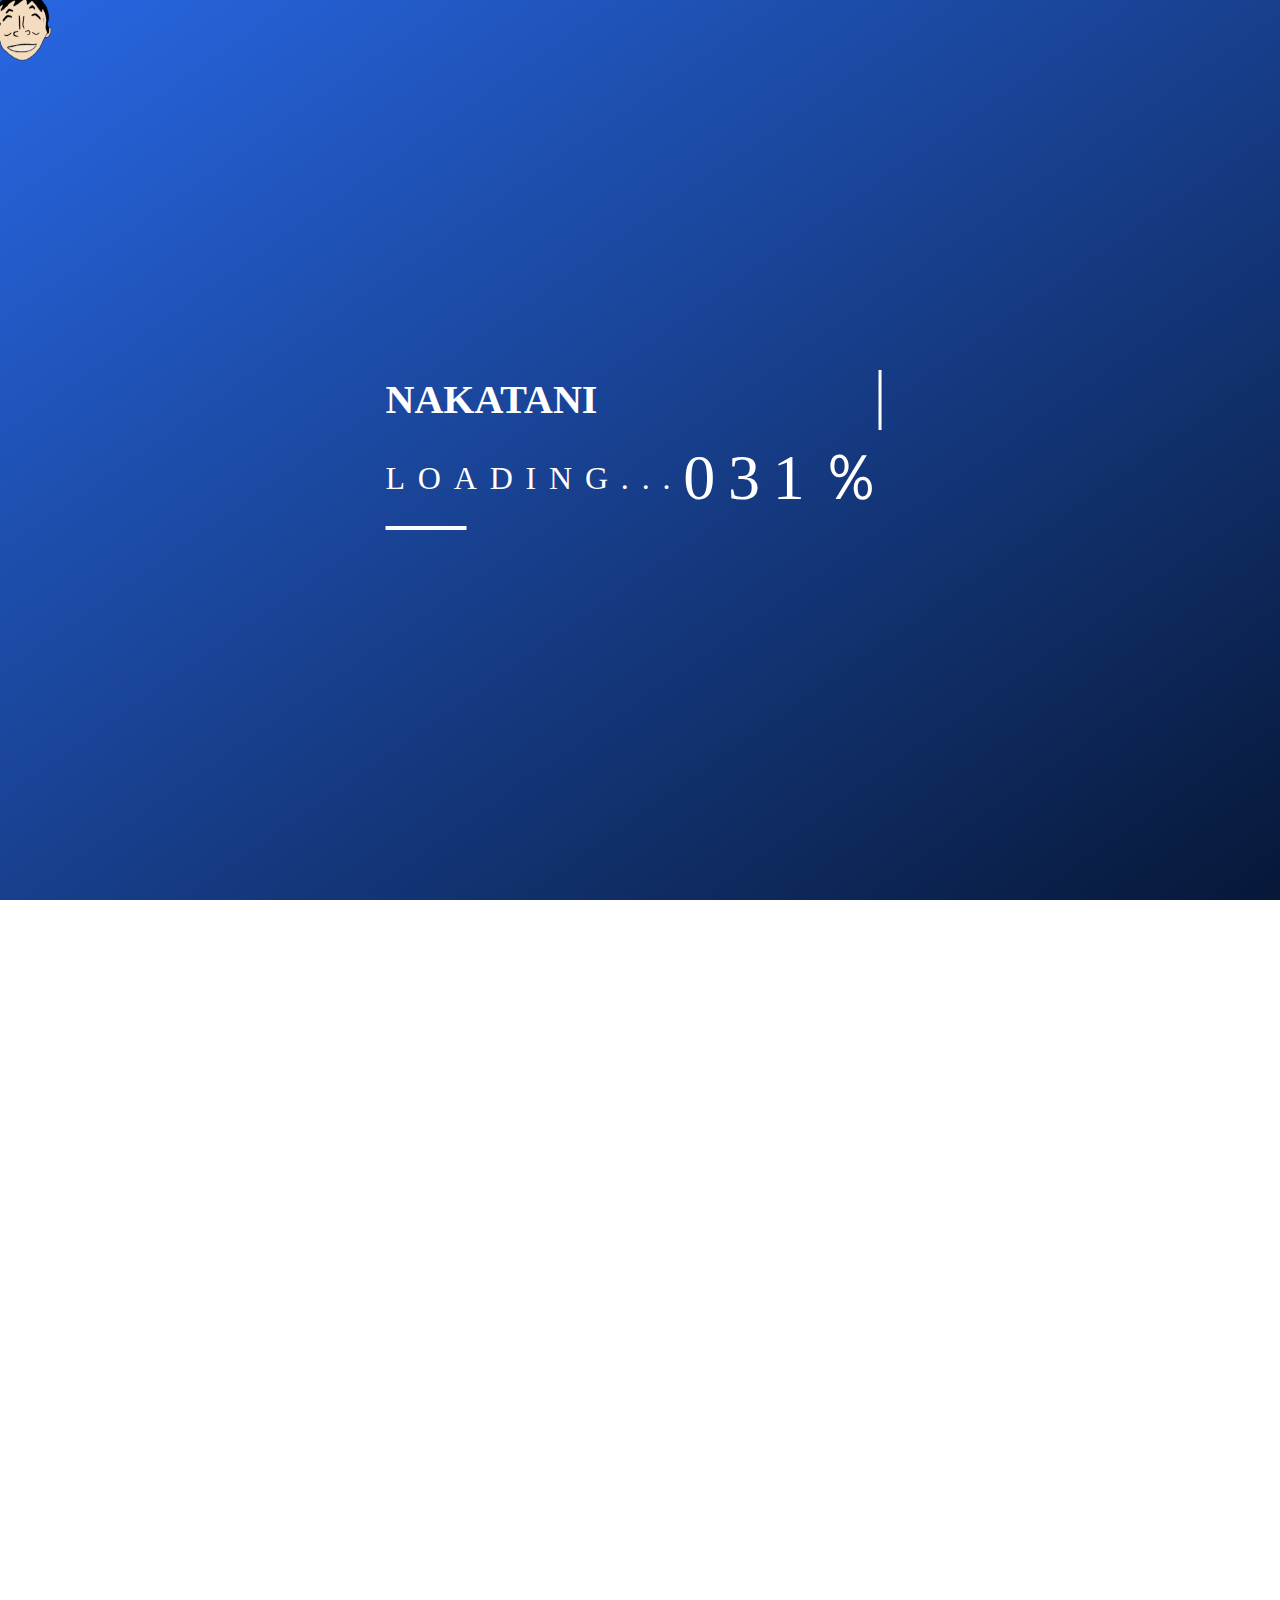
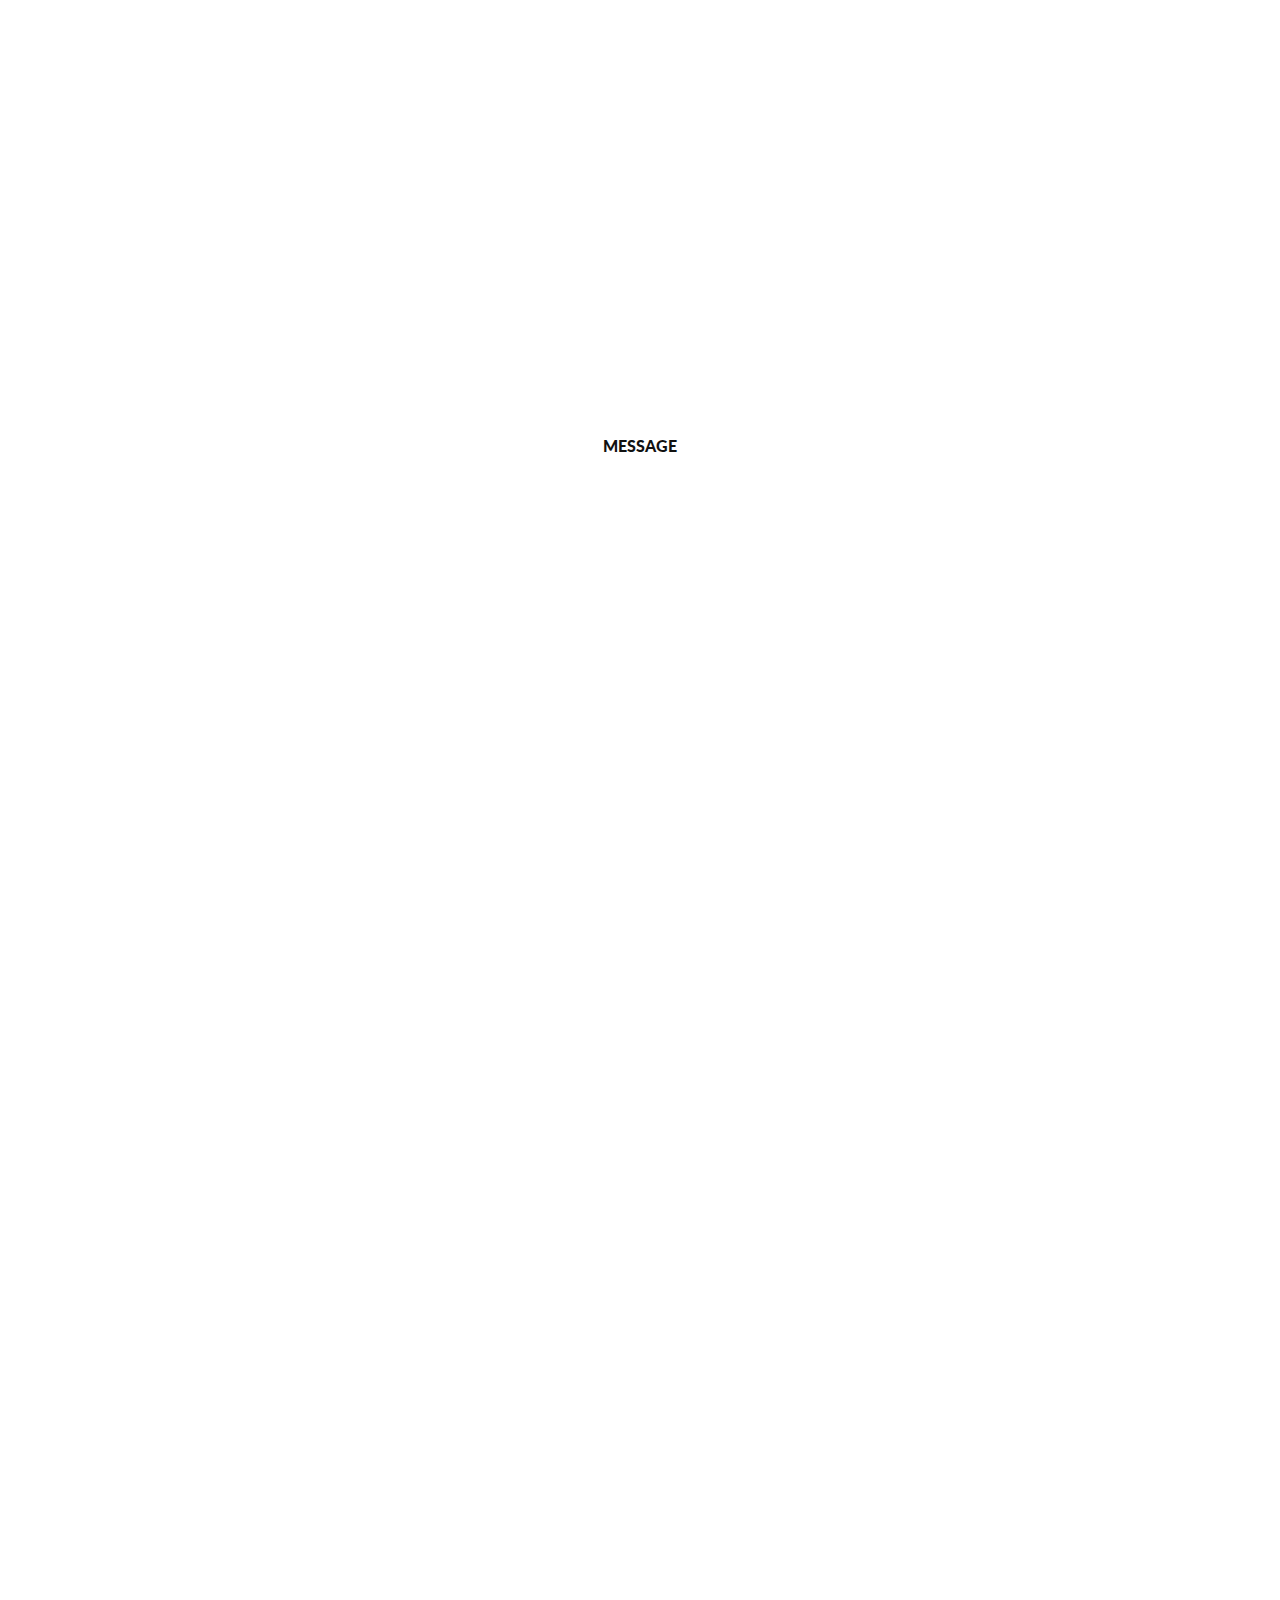
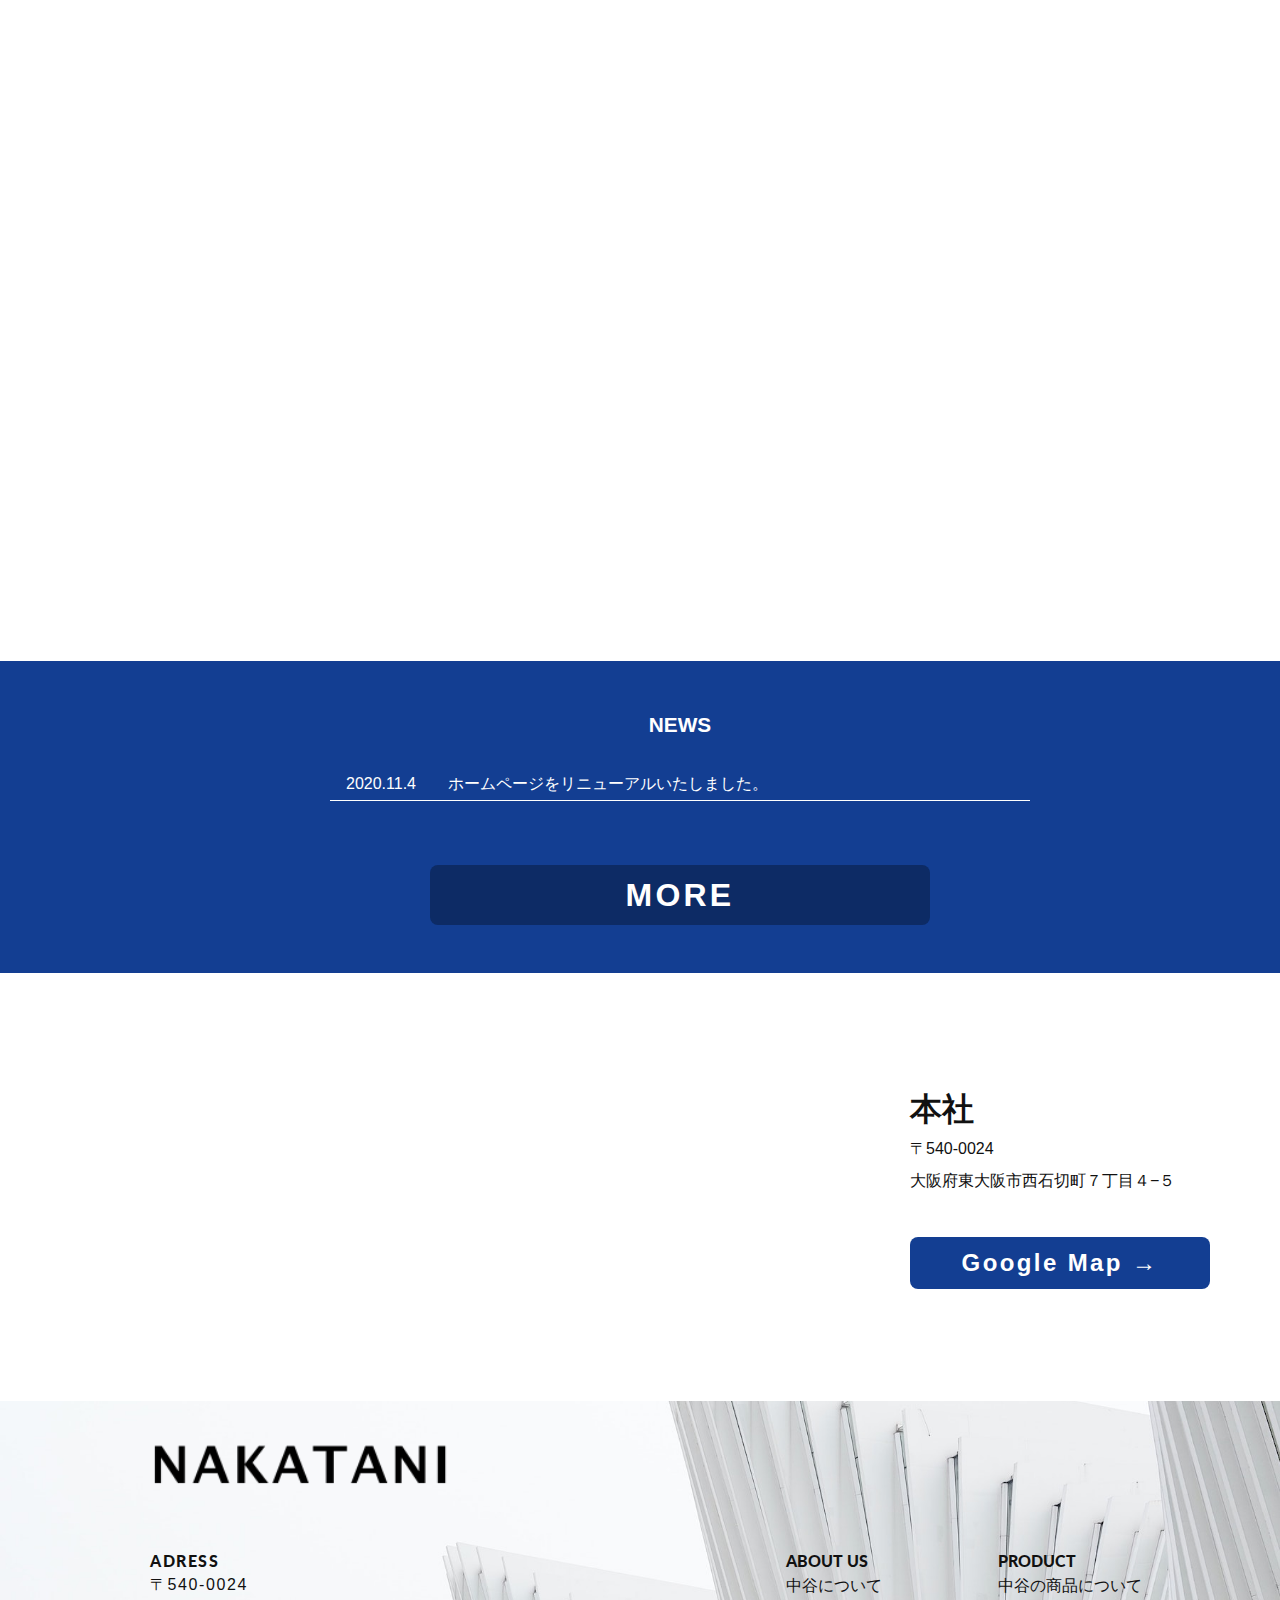
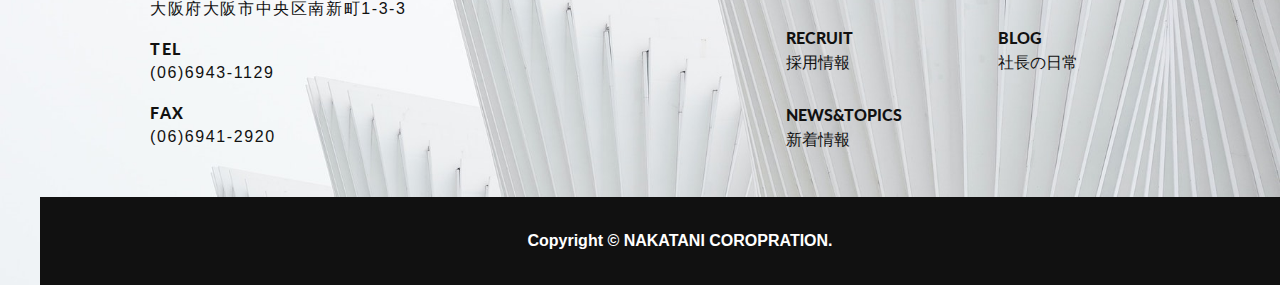
<file: index.html>
<!DOCTYPE html>
<html lang="ja">
<!--
    prefix と type は、
    トップページの場合websiteまたはblog、下層ページはarticleです。
  -->
<head prefix="og: http://ogp.me/ns# website: http://ogp.me/ns/website#">
  <meta charset="UTF-8">
  <meta name="viewport" content="width=device-width, initial-scale=1.0">
  <meta http-equiv="X-UA-Compatible" content="ie=edge">
  <title>中谷株式会社</title>
  <meta name="description" content="中谷株式会社はオーダーメイドのユニフォーム専門店です。創業以来、一着一着を大切にするオーダーメイドのコンセプトによって、大手百貨店をはじめ、多くの信頼を頂いております。">
  <meta property="og:site_name" content="中谷株式会社">
  <meta property="og:description" content="中谷株式会社はオーダーメイドのユニフォーム専門店です。創業以来、一着一着を大切にするオーダーメイドのコンセプトによって、大手百貨店をはじめ、多くの信頼を頂いております。
" />
  <meta property="og:type" content="website" />
  <meta property="og:image" content="https://sora3.sakura.ne.jp/update/nakatani/img/top_mv.png" />
  <meta property="og:url" content="https://sora3.sakura.ne.jp/update/nakatani" />



  <link href="https://fonts.googleapis.com/css2?family=Lato:wght@700;900&display=swap" rel="stylesheet">
  <link rel="stylesheet" href="./sass/style.min.css">
  <link rel="stylesheet" href="./swiper/swiper.css">

</head>

<body>
  <div id="stalker">
    <img src="./img/face_president.png" alt="">
  </div>
  <div id="loadingBg">
    <div id="loading">
      <div class="loading__logo mincho">NAKATANI</div>
      <div id="percent" class="mincho"><span>LOADING...</span><span id="percent-text"></span></div>
      <div id="gauge"></div>
    </div>
    <img src="./img/logo.png" alt="" style="display: none;">
    <img src="./img/logo.png" alt="" style="display: none;">
    <img src="./img/logo.png" alt="" style="display: none;">
    <img src="./img/logo.png" alt="" style="display: none;">
    <img src="./img/logo.png" alt="" style="display: none;">
    <img src="./img/logo.png" alt="" style="display: none;">
    <img src="./img/logo.png" alt="" style="display: none;">
    <img src="./img/logo.png" alt="" style="display: none;">
  </div>

  <!-- <div class="wrap_overFlow"></div> -->
  <header class="header">
    <h1 class="header__ttl">
      <a href="./">
        <!-- <p class="header__ttl__txt lato">NAKATANI</p> -->
        <img src="./img/logo.png" alt="NAKATANI">
      </a>
    </h1>
    <div class="header__video">
      <!-- <video src="img/top_mv.mp4" muted autoplay loop playsinline></video> -->
      <!-- <div class="video__black"></div> -->
      <div class="swiper-container" style="height: 100vh;">
        <div class="swiper-wrapper">

          <p class="swiper-slide">
            <img class="object-fit" src="./img/swiper/top_mv1.jpg" alt="">
          </p>
          <p class="swiper-slide">
            <img class="object-fit" src="./img/swiper/top_mv2.jpg" alt="">
          </p>
          <p class="swiper-slide">
            <img class="object-fit" src="./img/swiper/top_mv3.jpg" alt="">
          </p>
        </div>
        <!-- Add Pagination -->
        <!-- <div class="swiper-pagination"></div> -->
      </div>

    </div>
    <div class="header__txt">
      <p class="header__txt--main lato">MORE FREEDOM<br>IN UNIFORMS</p>
      <p class="header__txt--sub">制服を、もっと自由に</p>
    </div>
    <div class="pc__right lato">
      <p class="po___right--txt">SINCE 1918</p>
    </div>
  </header>

  <nav class="nav">
    <div class="nav__ctt">
      <div class="nav__menu">
        <span class="nav__menu--toggle js-nav__menu--toggle">
          <i></i>
          <i></i>
          <i></i>
        </span>
      </div>
      <div class="nav__ctt--pc lato">
        <a href="./index.html" class="nav__txt">
          <p class="">NAKATANI COROPRATION.</p>
        </a>
        <div class="nav__scroll">
          <p>SCROLL</p>
          <!-- スクロールアイコン -->
          <span class="arrow"></span>
        </div>
      </div>
    </div>
  </nav>
  <div class="sideber">
    <div class="inner">
      <div class="sideber__ctt">
        <a class="sideber__box js-sideber-off" href="about.html">
          <p class="sideber__box__ttl lato">ABOUT US</p>
          <p class="sideber__box__txt">中谷について</p>
        </a>
        <a class="sideber__box js-sideber-off" href="./product.html">
          <p class="sideber__box__ttl lato">PRODUCT</p>
          <p class="sideber__box__txt">中谷の商品について</p>
        </a>
        <a class="sideber__box js-sideber-off" href="./recruit.html">
          <p class="sideber__box__ttl lato">RECRUIT</p>
          <p class="sideber__box__txt">採用情報</p>
        </a>
        <a class="sideber__box js-sideber-off" href="./blog.html">
          <p class="sideber__box__ttl lato">BLOG</p>
          <p class="sideber__box__txt">社長の日常</p>
        </a>
        <a class="sideber__box js-sideber-off" href="./news.html">
          <p class="sideber__box__ttl lato">NEWS&TOPICS</p>
          <p class="sideber__box__txt">新着情報</p>
        </a>
        <!-- <a class="sideber__box js-sideber-off" href="./contact.html">
          <p class="sideber__box__ttl lato">CONTACT</p>
          <p class="sideber__box__txt">お問い合わせ</p>
        </a> -->
        <a class="btn" href="./entry.html">
          <p>ENTRY</p>
        </a>
      </div>
    </div>
  </div>



  <main>
    <section class="about js-fadein " id="about">
      <div class="inner">
        <div class="about__ctt">
          <p class="about__img">
              <img src="./img/about.png" alt="">
          </p>
          <div class="about__boxes">
            <h2 class="about__ttl lato">ABOUT<br>US</h2>
            <p class="about__ttl--sub">中谷について</p>
            <p class="about__txt">
              創業以来、100年にわたり、ユニフォームの企画・製造・販売を行なっております。
            </p>
            <a class="about__btn btn" href="./about.html">MORE</a>
          </div>
        </div>
      </div>
    </section>
    <section class="product js-fadein " id="product">
      <div class="inner">
        <div class="product__ctt">
          <p class="product__img">
              <img src="./img/product.jpg" alt="">
          </p>
          <div class="product__boxes">
            <h2 class="product__ttl lato">PRODUCT</h2>
            <p class="product__ttl--sub">中谷の商品について</p>
            <p class="product__txt">
              当社では、オーダーメイドとカタログコーディネートの大きく２つの方法で制服の企画・製造を行なっております。
            </p>
            <a class="product__btn btn" href="./product.html">MORE</a>
          </div>
        </div>
      </div>
    </section>
    <section class="message " id="message">
      <h2 class="message__ttl lato">MESSAGE</h2>
      <div class="message__ctt">
        <div class="inner">
          <p class="message__txt lato">100年企業の更なる飛躍へ向けた挑戦！<br><br>
            私たちは、創業以来100年以上、<br>
            ワークウェアの企画・製造・販売に携わってきました。<br>
            100年超の歴史を有する企業だからこそ、<br>
            これからも更なる挑戦を続け成長し続けます。
          </p>

        </div>
      </div>
    </section>

    <section class="recruit js-fadein " id="recruit">
      <div class="inner">
        <div class="recruit__ctt">
          <p class="recruit__img">
                  <img src="./img/recruit.jpg" alt="">
              </p>
          <div class="recruit__boxes">
            <h2 class="recruit__ttl lato">RECRUIT</h2>
            <p class="recruit__ttl--sub">当社の採用情報は<br>
            こちらから</p>
            <a class="recruit__btn btn" href="./recruit.html">MORE</a>
          </div>
        </div>
      </div>
    </section>
    <section class="blog js-fadein " id="blog">
      <div class="inner">
        <div class="blog__ctt">
          <p class="blog__img">
                  <img src="./img/blog_1.png" alt="">
              </p>
          <div class="blog__boxes">
            <h2 class="blog__ttl lato">BLOG</h2>
            <p class="blog__ttl--sub">社長の日常<br>
            こちらから</p>
            <a class="blog__btn btn" href="./blog.html">MORE</a>
          </div>
        </div>
      </div>
    </section>






    <section class="news" id="news">
      <div class="inner">
        <div class="news__ctt">
          <p class="news__ttl">NEWS</p>
          <div class="news__boxes">
            <div class="news__box">
              <p class="news__time">2020.11.4</p>
              <p class="news__txt">ホームページをリニューアルいたしました。</p>
            </div>
          </div>
          <a href="./" class="btn">MORE</a>
        </div>
      </div>
    </section>






  </main>
  <div class="inner">
    <div class="footer__map">
      <div class="footer__map__box js-fadein">
        <iframe src="https://www.google.com/maps/embed?pb=!1m18!1m12!1m3!1d3280.978163755847!2d135.63231701566613!3d34.68050058043975!2m3!1f0!2f0!3f0!3m2!1i1024!2i768!4f13.1!3m3!1m2!1s0x60012053ce78f085%3A0x651c6c9934b9d612!2z44CSNTc5LTgwMTMg5aSn6Ziq5bqc5p2x5aSn6Ziq5biC6KW_55-z5YiH55S677yX5LiB55uu77yU4oiS77yV!5e0!3m2!1sja!2sjp!4v1600090875523!5m2!1sja!2sjp" width="600" height="450" frameborder="0" style="border:0;" allowfullscreen="" aria-hidden="false" tabindex="0"></iframe>
      </div>
      <div class="footer__map__txtBox">
        <p class="footer__map__txtBox__ttl">本社</p>
        <p class="footer__map__txtBox__txt">〒540-0024<br>大阪府東大阪市西石切町７丁目４−５
</p>
        <a href="https://goo.gl/maps/onA46sHWM9TjRtb18" class="btn">Google Map →</a>

      </div>
    </div>
  </div>
  <footer class="footer">
    <div class="inner">


      <div class="div footer__log">
        <a class="footer__logo--img" href="./index.html">
          <img src="./img/logo.png" alt="NAKATANI">
        </a>
      </div>

      <div class="footer__ctt">
        <div class="footer__access">
          <div class="footer__access-ctt">
            <p class="footer__access-ttl lato">ADRESS</p>
            <p class="footer__access-txt">〒540-0024<br>
            大阪府大阪市中央区南新町1-3-3</p>
            <p class="footer__access-ttl lato">TEL</p>
            <p class="footer__access-txt">(06)6943-1129</p>
            <p class="footer__access-ttl lato">FAX</p>
            <p class="footer__access-txt">(06)6941-2920</p>
          </div>
        </div>
        <ul class="footer__boxes">
          <li class="footer__box"><a href="./about.html">
              <span class="lato">ABOUT US</span>
              <br>
              中谷について
            </a></li>
          <li class="footer__box"><a href="./product.html">
              <span class="lato">PRODUCT</span>
              <br>
              中谷の商品について
            </a></li>
          <li class="footer__box"><a href="./recruit.html">
              <span class="lato">RECRUIT</span>
              <br>
              採用情報
            </a></li>
          <li class="footer__box"><a href="./blog.html">
              <span class="lato">BLOG</span>
              <br>
              社長の日常
            </a></li>
          <li class="footer__box"><a href="./news.html">
              <span class="lato">NEWS&TOPICS</span>
              <br>
              新着情報
            </a></li>
          <!-- <li class="footer__box"><a href="./contact.html">
              <span class="lato">CONTACT</span>
              <br>
              お問い合わせ
            </a></li> -->
        </ul>

      </div>
      <p class="footer__signiture">Copyright &copy; NAKATANI COROPRATION.</p>
    </div>
  </footer>




  <!-- jQuery min-->
  <script src="https://code.jquery.com/jquery-3.4.1.min.js" integrity="sha256-CSXorXvZcTkaix6Yvo6HppcZGetbYMGWSFlBw8HfCJo=" crossorigin="anonymous"></script>

  <script type="text/javascript" src="./js/app.js"></script>
  <script type="text/javascript" src="./js/loading.js"></script>


  <!-- objectFitImages -->
  <script src="js/ofi.min.js"></script>
  <script>
    objectFitImages('img.object-fit');
  </script>
  <!-- Swiper JS -->
  <script src="./swiper/swiper.js"></script>
  <script type="text/javascript" src="./swiper/mySwiper.js"></script>
</body>
</html>
</file>
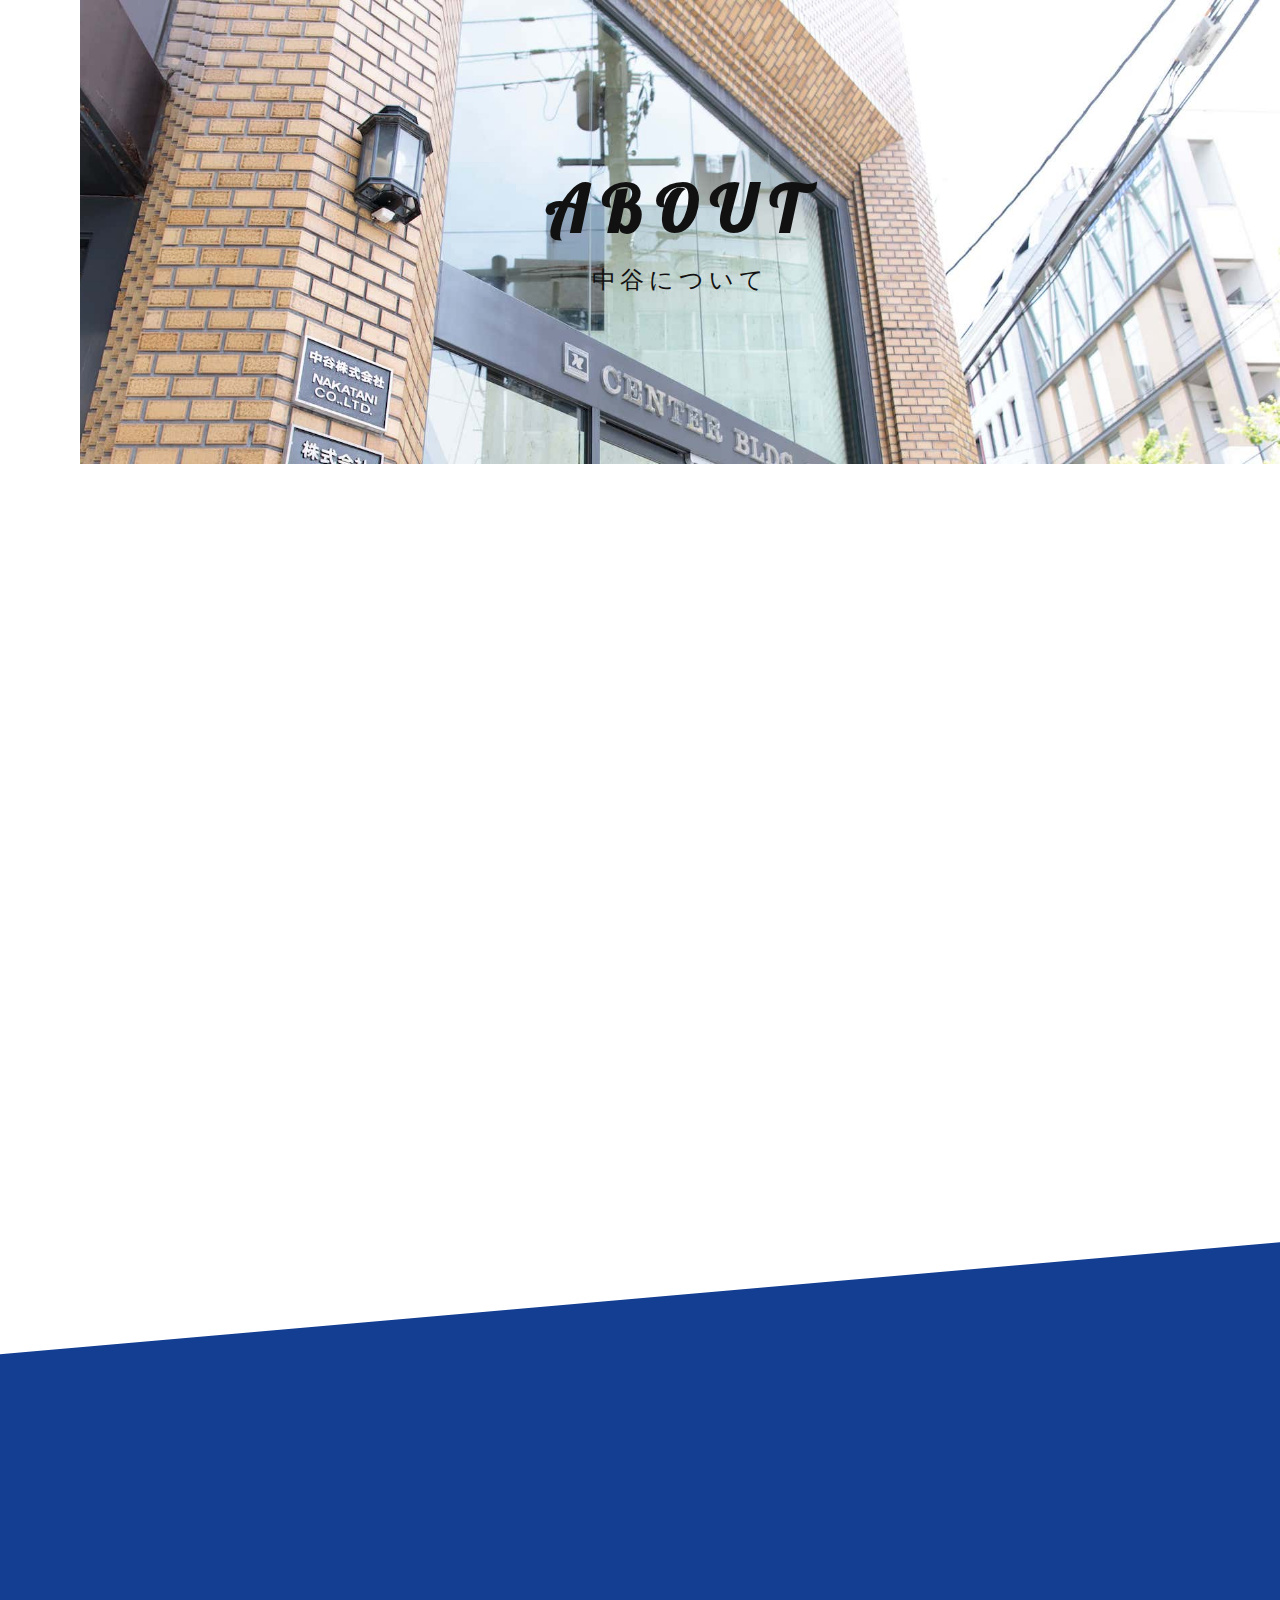
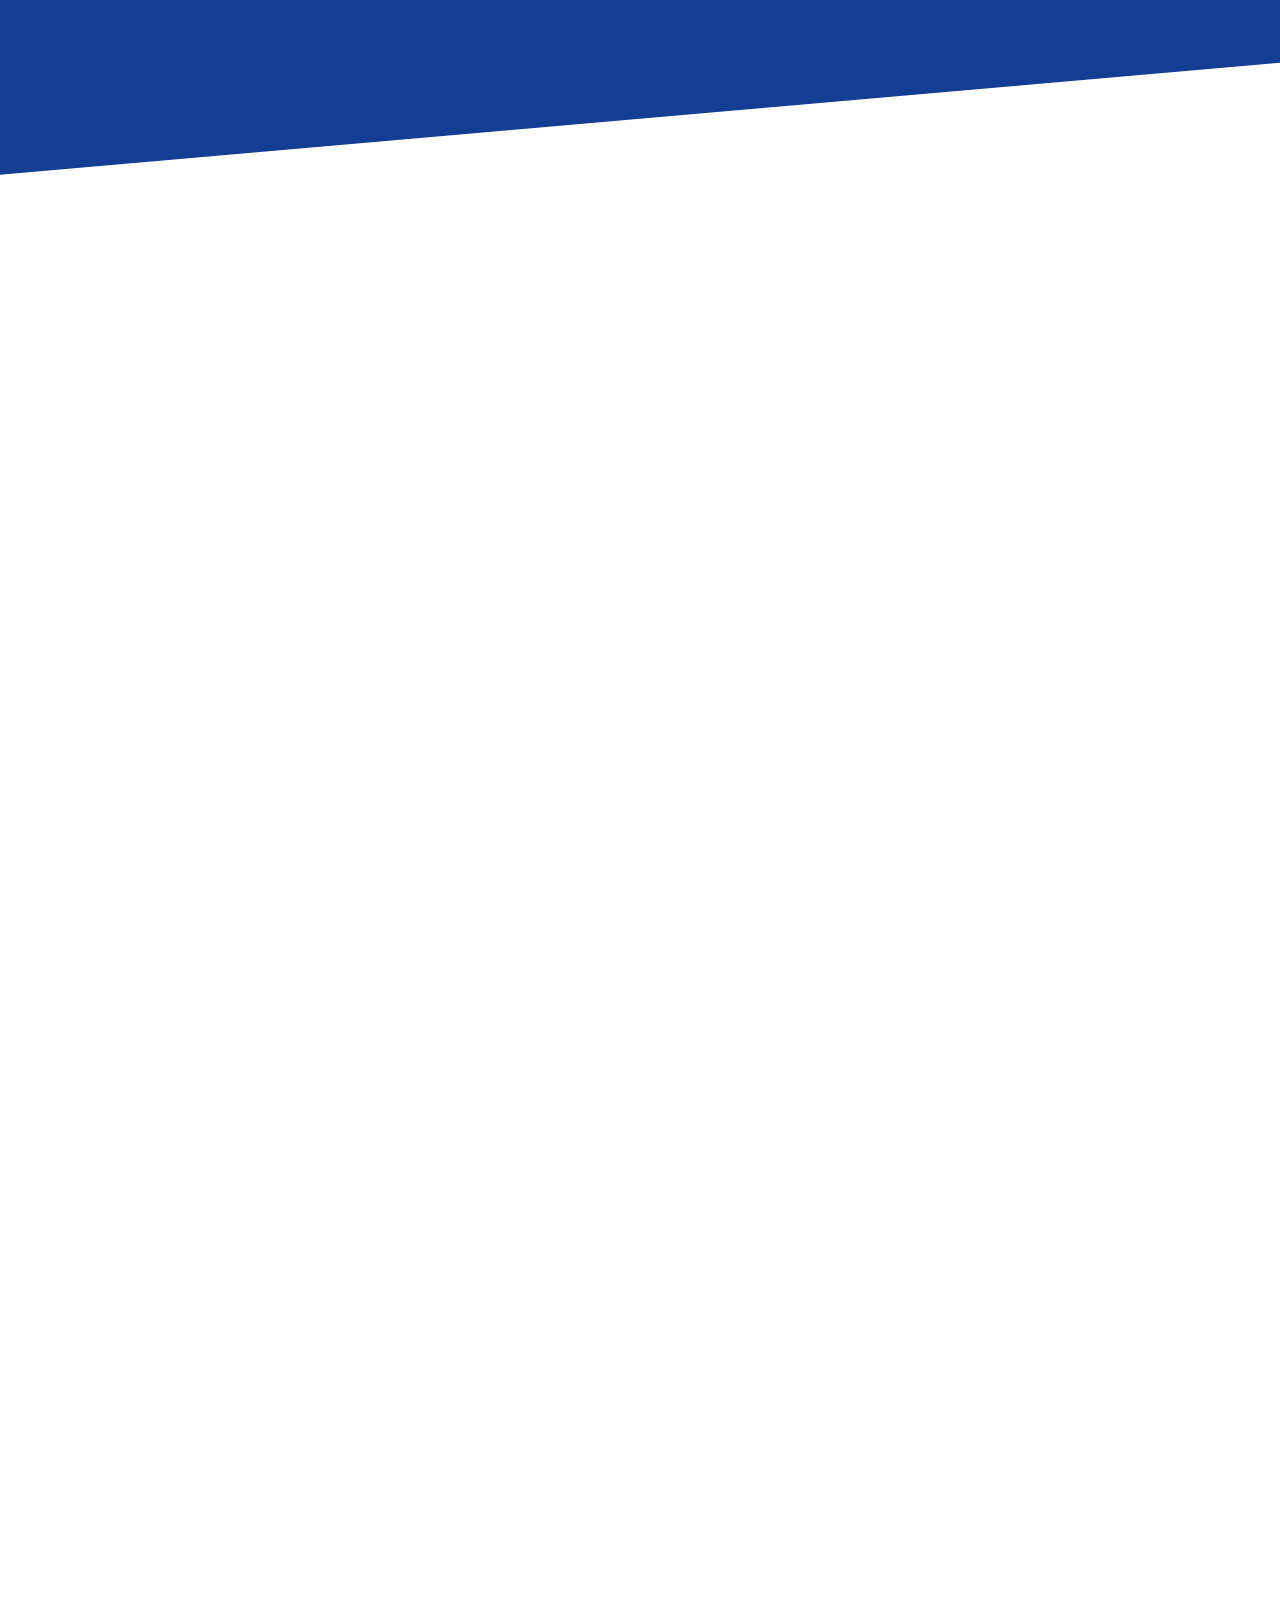
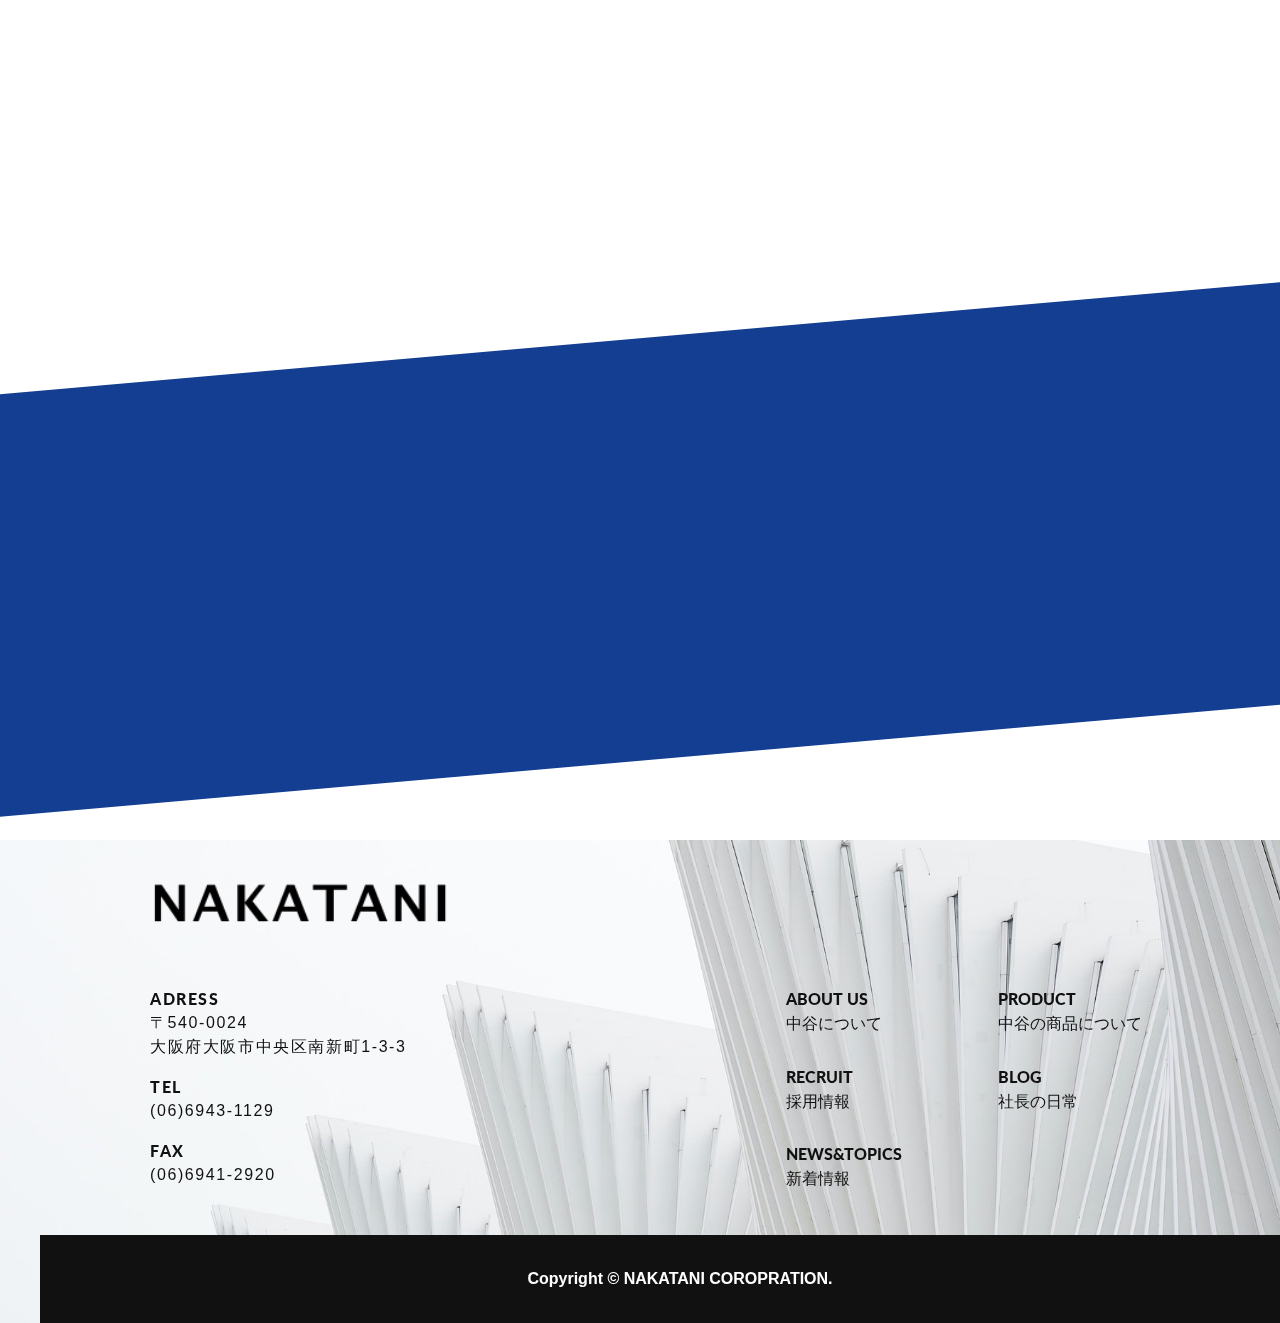
<file: about.html>
<!DOCTYPE html>
<html lang="ja">
<head prefix="og: http://ogp.me/ns# article: http://ogp.me/ns/article#">
  <meta charset="UTF-8">
  <meta name="viewport" content="width=device-width, initial-scale=1.0">
  <meta http-equiv="X-UA-Compatible" content="ie=edge">
  <title>中谷について|中谷株式会社</title>
  <meta name="description" content="中谷株式会社について紹介します。">
  <meta property="og:title" content="中谷について|中谷株式会社">
  <meta property="og:description" content="中谷株式会社について紹介します。
" />
  <meta property="og:type" content="article" />
  <meta property="og:image" content="https://sora3.sakura.ne.jp/update/nakatani/img/about.png" />
  <meta property="og:url" content="https://sora3.sakura.ne.jp/update/nakatani" />
  <link href="https://fonts.googleapis.com/css2?family=Lato:wght@700;900&display=swap" rel="stylesheet">
  <link rel="stylesheet" href="./sass/style.min.css">

</head>

<body>


  <!-- <div class="wrap_overFlow"></div> -->
  <header class="header l-page ">
    <!-- <h1 class="header__ttl">
        <a href="./">
          <img src="./img/logo.png" alt="大阪ベンテック株式会社">
        </a>
      </h1> -->
    <div class="header__img header_about">
      <h1 class="header__img--main">ABOUT</h1>
      <p class="header__img--sub">中谷について</p>
    </div>

  </header>

  <nav class="nav">
    <div class="nav__ctt">
      <div class="nav__menu">
        <span class="nav__menu--toggle js-nav__menu--toggle">
          <i></i>
          <i></i>
          <i></i>
        </span>
      </div>
      <div class="nav__ctt--pc lato">
        <a href="./index.html" class="nav__txt">
          <p class="">NAKATANI COROPRATION.</p>
        </a>
        <div class="nav__scroll">
          <p>SCROLL</p>
          <!-- スクロールアイコン -->
          <span class="arrow"></span>
        </div>
      </div>
    </div>
  </nav>
  <div class="sideber">
    <div class="inner">
      <div class="sideber__ctt">
        <a class="sideber__box js-sideber-off" href="about.html">
          <p class="sideber__box__ttl lato">ABOUT US</p>
          <p class="sideber__box__txt">中谷について</p>
        </a>
        <a class="sideber__box js-sideber-off" href="./product.html">
          <p class="sideber__box__ttl lato">PRODUCT</p>
          <p class="sideber__box__txt">中谷の商品について</p>
        </a>
        <a class="sideber__box js-sideber-off" href="./recruit.html">
          <p class="sideber__box__ttl lato">RECRUIT</p>
          <p class="sideber__box__txt">採用情報</p>
        </a>
        <a class="sideber__box js-sideber-off" href="./blog.html">
          <p class="sideber__box__ttl lato">BLOG</p>
          <p class="sideber__box__txt">社長の日常</p>
        </a>
        <a class="sideber__box js-sideber-off" href="./news.html">
          <p class="sideber__box__ttl lato">NEWS&TOPICS</p>
          <p class="sideber__box__txt">新着情報</p>
        </a>
        <!-- <a class="sideber__box js-sideber-off" href="./contact.html">
          <p class="sideber__box__ttl lato">CONTACT</p>
          <p class="sideber__box__txt">お問い合わせ</p>
        </a> -->
        <a class="btn" href="./entry.html">
          <p>ENTRY</p>
        </a>
      </div>
    </div>
  </div>



  <main class="overflow">
    <section class="companyGreeting l-section" id="companyGreeting">
      <div class="inner js-fadein-children">
        <h2 class="companyGreeting__ttl">ごあいさつ</h2>
        <div class="companyGreeting__ctt">
          <div class="companyGreeting__txtBox js-fadein-children">
            <!-- <h3 class="companyGreeting__txtBox__ttl">
              半世紀に及びゴム製品を開発した技術力と<br>
              フレキシブルな創造力で社会に貢献
            </h3> -->
            <p class="companyGreeting__txt">
              大正7年、ナカタニはオーダーメイドのユニフォーム専門店としてスタートいたしました。<br class="pc">
              創業以来、一着一着を大切にするオーダーメイドのコンセプトによって、<br class="pc">
              大手百貨店をはじめ、多くのお客様から信頼を頂いております。<br><br>顧客ニーズの最大公約数を製品化する既製服マーケティングのあり方とは異なり、<br class="pc">
              オーダーメイドでは、お客様の個性に合わせて、それぞれオリジナルのデザインに仕上げてまいります。<br><br>「うちは手帳が大きいから手帳のサイズに合わせてポケットを作ってほしい」<br class="pc">
              などというニーズにも細やかに対応していきます。<br><br>
              このように、ナカタニはオーダーメイドを強みとして成長してまいりましたが、<br class="pc">
              長期に渡る不況下にあっては、お客様の小ロット・低価格への要請も強くなってきております。<br class="pc">そのようなニーズには、既製服メーカーとの広いネットワークを活かしたご提案もいたしております。<br><br>
              また、近年の環境問題への意識の高まりに対応した、<br class="pc">エコロジー&リサイクルウエアのご提案や資源リサイクル活動にも積極的に取り組んでおります。<br class="pc">

            </p>
            <p class="companyGreeting__txt">
              代表取締役<span class="companyGreeting__txt--big">中谷　善紀</span>
            </p>
          </div>
          <!-- <div class="companyGreeting__imgBox">
            <img src="./img/no-img2.png" alt="president" class="">
          </div> -->
        </div>
      </div>
    </section>


    <section class="companyAbout l-section naname" id="companyAbout">
      <div class="inner js-fadein-children">
        <h2 class="companyAbout__ttl white">企業理念</h2>
        <div class="companyAbout__ctt">
          <p class="companyAbout__txt">
            ナカタニはこれからもユニフォームを通じて、<br class="pc">時代のニーズに細やかに対応することで、<br class="pc">社会に貢献してまいります。
          </p>
        </div>
      </div>
    </section>





    <section class="companyHistory l-section" id="">
      <div class="inner js-fadein-children">
        <h2 class="companyHistory__ttl">会社概要</h2>
        <div class="companyHistory__ctt js-fadein-children">
          <div class="companyHistory__box">
            <p class="companyHistory__box--ttl">商号</p>
            <p class="companyHistory__box--txt">中谷株式会社</p>
          </div>
          <div class="companyHistory__box">
            <p class="companyHistory__box--ttl">設立</p>
            <p class="companyHistory__box--txt">昭和25年5月</p>
          </div>
          <div class="companyHistory__box">
            <p class="companyHistory__box--ttl">所在地</p>
            <p class="companyHistory__box--txt">
                      〒540-0024<br>
                    大阪府東大阪市西石切町７丁目４−５</p>
          </div>
          <div class="companyHistory__box">
            <p class="companyHistory__box--ttl">従業員数</p>
            <p class="companyHistory__box--txt">20名</p>
          </div>
          <div class="companyHistory__box">
            <p class="companyHistory__box--ttl">資本金</p>
            <p class="companyHistory__box--txt">9,600万円</p>
          </div>
          <div class="companyHistory__box">
            <p class="companyHistory__box--ttl">連絡先</p>
            <p class="companyHistory__box--txt">(06)6943-1129</p>
          </div>
          <div class="companyHistory__box">
            <p class="companyHistory__box--ttl">FAX</p>
            <p class="companyHistory__box--txt">(06)6941-2920</p>
          </div>
          <div class="companyHistory__box">
            <p class="companyHistory__box--ttl">メールアドレス</p>
            <p class="companyHistory__box--txt">info@zhonggu.co.jp</p>
          </div>
          <div class="companyHistory__box">
            <p class="companyHistory__box--ttl">事業内容</p>
            <p class="companyHistory__box--txt">
              1.ワーキングウェア、ユニフォームの製造・販売<br>
              2.諸繊維資材、雑貨、衣料製品、雑品の販売<br>
              3.諸官庁及び諸会社へ衣料製品の納入業務<br>
              4.前各号に附帯する一切の業務<br>
            </p>
          </div>
          <div class="companyHistory__box">
            <p class="companyHistory__box--ttl">取扱商品内容</p>
            <p class="companyHistory__box--txt">
              オフィスウェア、ワーキングウェア<br>
            白衣・サービスウェア、交通運輸制服、<br>
            警察服、学生服</p>
          </div>
          <div class="companyHistory__box">
            <p class="companyHistory__box--ttl">取引先</p>
            <p class="companyHistory__box--txt">
            近鉄百貨店、高島屋、阪急百貨店ユニフォーム、<br>
            大丸松坂屋百貨店、そごう、西武、チクマ、東洋紡STC、<br>
            クラレトレーディング、ユニチカトレーディング、ナカヒロ、<br>
            その他大手上場企業、官公庁など
            </p>
          </div>
        </div>
      </div>
    </section>
    <section class="companyHistory l-section" id="companyHistory">
      <div class="inner js-fadein-children">
        <h2 class="companyHistory__ttl">沿革</h2>

        <div class="companyHistory__ctt js-fadein-children">

          <div class="companyHistory__box">
            <p class="companyHistory__box--ttl">大正7年</p>
            <p class="companyHistory__box--txt">中谷忠司が大阪市東区谷町にて兄（虎司）と共同で羅沙、綿布、洋服商を創業</p>
          </div>
          <div class="companyHistory__box">
            <p class="companyHistory__box--ttl">昭和17年</p>
            <p class="companyHistory__box--txt">分離し、洋服卸商を開業</p>
          </div>
          <div class="companyHistory__box">
            <p class="companyHistory__box--ttl">昭和18年</p>
            <p class="companyHistory__box--txt">中谷縫製工場開業、作業服及び学生を縫製</p>
          </div>
          <div class="companyHistory__box">
            <p class="companyHistory__box--ttl">昭和20年</p>
            <p class="companyHistory__box--txt">3月、戦災にて谷町の社屋消失するも直ちに東区南久太町にて再興</p>
          </div>
          <div class="companyHistory__box">
            <p class="companyHistory__box--ttl">昭和25年</p>
            <p class="companyHistory__box--txt">株式会社中谷商店を設立（資本金200万円）</p>
          </div>
          <div class="companyHistory__box">
            <p class="companyHistory__box--ttl">昭和32年</p>
            <p class="companyHistory__box--txt">東区石町に移転、新社屋を建設</p>
          </div>
          <div class="companyHistory__box">
            <p class="companyHistory__box--ttl">昭和48年</p>
            <p class="companyHistory__box--txt">現社名「中谷株式社会」に改称</p>
          </div>
          <div class="companyHistory__box">
            <p class="companyHistory__box--ttl">昭和56年</p>
            <p class="companyHistory__box--txt">
              現在地にセンタービル、新築移転<br>
              本社営業所及び展示場を開設
            </p>
          </div>


        </div>
      </div>
    </section>

    <section class="companyEntry l-section naname" id="companyEntry">
      <div class="inner">
        <div class="companyEntry__ctt js-fadein-children">
          <p class="companyEntry__txt mincho">メールでのお問い合わせ</p>
          <!-- <p class="companyEntry__txt mincho">私たちは、常に新しい仲間を歓迎します。</p> -->

          <a href="mailto:info@zhonggu.co.jp?subject=ホームページを見て、問い合わせしました。" class="btn">
            Contact
          </a>
        </div>
      </div>
    </section>






  </main>
  <footer class="footer">
    <div class="inner">



      <div class="div footer__log">
        <a class="footer__logo--img" href="./index.html">
          <img src="./img/logo.png" alt="NAKATANI">
        </a>
      </div>

      <div class="footer__ctt">
        <div class="footer__access">
          <div class="footer__access-ctt">
            <p class="footer__access-ttl lato">ADRESS</p>
            <p class="footer__access-txt">〒540-0024<br>
            大阪府大阪市中央区南新町1-3-3</p>
            <p class="footer__access-ttl lato">TEL</p>
            <p class="footer__access-txt">(06)6943-1129</p>
            <p class="footer__access-ttl lato">FAX</p>
            <p class="footer__access-txt">(06)6941-2920</p>
          </div>
        </div>
        <ul class="footer__boxes">
          <li class="footer__box"><a href="./about.html">
              <span class="lato">ABOUT US</span>
              <br>
              中谷について
            </a></li>
          <li class="footer__box"><a href="./product.html">
              <span class="lato">PRODUCT</span>
              <br>
              中谷の商品について
            </a></li>
          <li class="footer__box"><a href="./recruit.html">
              <span class="lato">RECRUIT</span>
              <br>
              採用情報
            </a></li>
          <li class="footer__box"><a href="./blog.html">
              <span class="lato">BLOG</span>
              <br>
              社長の日常
            </a></li>
          <li class="footer__box"><a href="./news.html">
              <span class="lato">NEWS&TOPICS</span>
              <br>
              新着情報
            </a></li>
          <!-- <li class="footer__box"><a href="./contact.html">
              <span class="lato">CONTACT</span>
              <br>
              お問い合わせ
            </a></li> -->
        </ul>

      </div>
      <p class="footer__signiture">Copyright &copy; NAKATANI COROPRATION.</p>
    </div>
  </footer>




  <!-- jQuery min-->
  <script src="https://code.jquery.com/jquery-3.4.1.min.js" integrity="sha256-CSXorXvZcTkaix6Yvo6HppcZGetbYMGWSFlBw8HfCJo=" crossorigin="anonymous"></script>

  <script type="text/javascript" src="./js/app.js"></script>
  <script type="text/javascript" src="./js/loading.js"></script>


  <!-- objectFitImages -->
  <script src="js/ofi.min.js"></script>
  <script>
    objectFitImages('img.object-fit');
  </script>
</body>
</html>
</file>
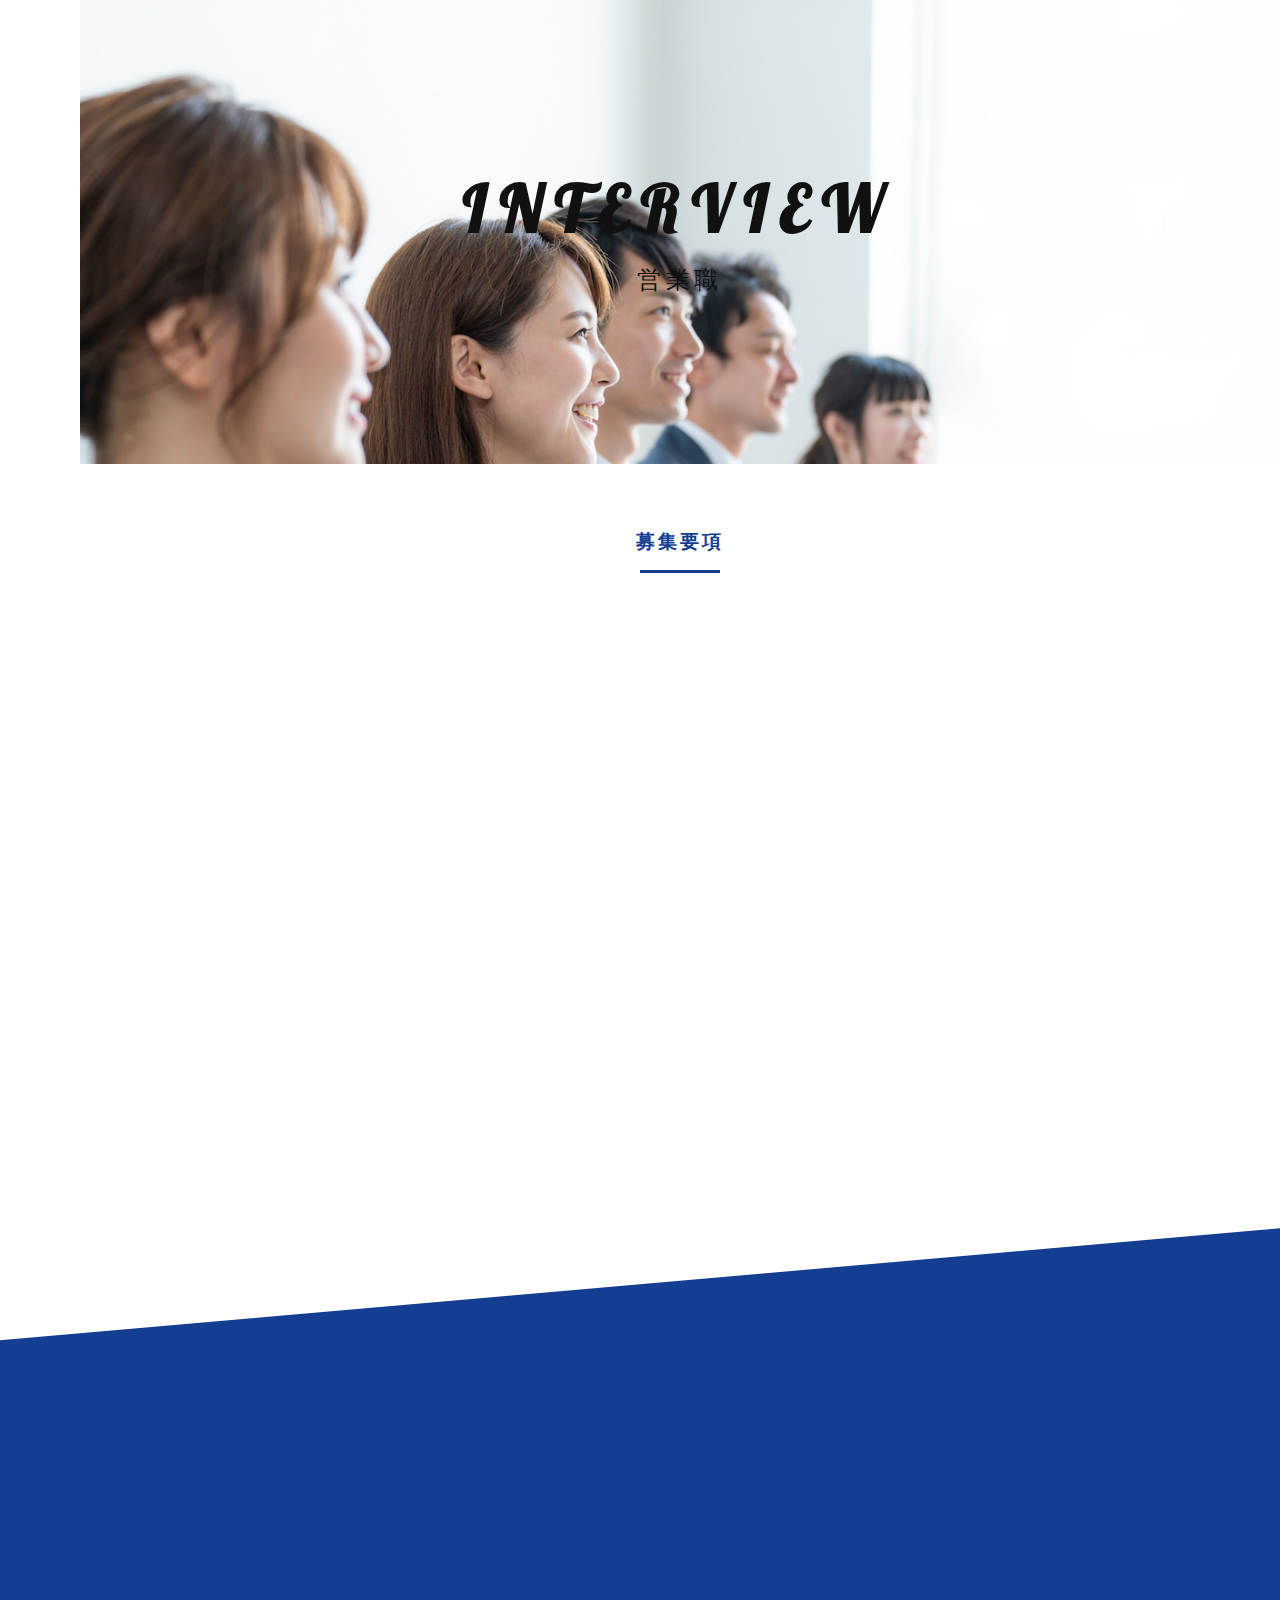
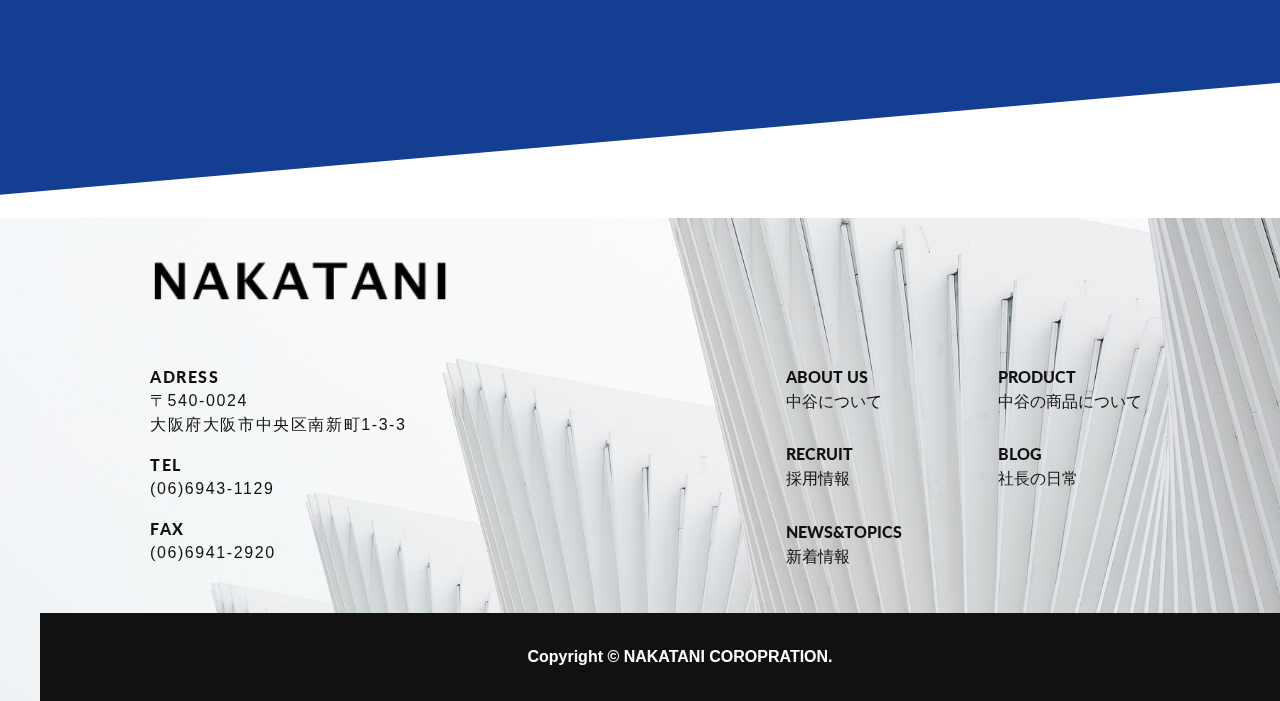
<file: occupation1.html>
<!DOCTYPE html>
<html lang="ja">
<head prefix="og: http://ogp.me/ns# article: http://ogp.me/ns/article#">
  <meta charset="UTF-8">
  <meta name="viewport" content="width=device-width, initial-scale=1.0">
  <meta http-equiv="X-UA-Compatible" content="ie=edge">
  <title>営業|中谷株式会社</title>
  <meta name="description" content="中谷株式会社の採用情報です。">
  <meta property="og:title" content="営業|中谷株式会社">
  <meta property="og:description" content="中谷株式会社の採用情報です。
" />
  <meta property="og:type" content="article" />
  <!-- <meta property="og:url" content="http://foo.com" />
  <meta property="og:image" content="http://foo.com/bar.jpg" /> -->
  <!-- <meta property="fb:app_id" content="1234567890123456" /> -->
  <!-- <meta name="twitter:card" content="summary" /> -->
  <!-- <meta name="twitter:site" content="@foo_bar" />
  <meta name="twitter:creator" content="@foo_bar" /> -->
  <link href="https://fonts.googleapis.com/css2?family=Lato:wght@700;900&display=swap" rel="stylesheet">
  <link rel="stylesheet" href="./sass/style.min.css">

</head>

<body>


  <!-- <div class="wrap_overFlow"></div> -->
  <header class="header l-page ">
    <div class="header__img header_recruit">
      <h1 class="header__img--main">INTERVIEW</h1>
      <p class="header__img--sub">営業職</p>
    </div>

  </header>

  <nav class="nav">
    <div class="nav__ctt">
      <div class="nav__menu">
        <span class="nav__menu--toggle js-nav__menu--toggle">
          <i></i>
          <i></i>
          <i></i>
        </span>
      </div>
      <div class="nav__ctt--pc lato">
        <a href="./index.html" class="nav__txt">
          <p class="">NAKATANI COROPRATION.</p>
        </a>
        <div class="nav__scroll">
          <p>SCROLL</p>
          <!-- スクロールアイコン -->
          <span class="arrow"></span>
        </div>
      </div>
    </div>
  </nav>
  <div class="sideber">
    <div class="inner">
      <div class="sideber__ctt">
        <a class="sideber__box js-sideber-off" href="about.html">
          <p class="sideber__box__ttl lato">ABOUT US</p>
          <p class="sideber__box__txt">中谷について</p>
        </a>
        <a class="sideber__box js-sideber-off" href="./product.html">
          <p class="sideber__box__ttl lato">PRODUCT</p>
          <p class="sideber__box__txt">中谷の商品について</p>
        </a>
        <a class="sideber__box js-sideber-off" href="./recruit.html">
          <p class="sideber__box__ttl lato">RECRUIT</p>
          <p class="sideber__box__txt">採用情報</p>
        </a>
        <a class="sideber__box js-sideber-off" href="./blog.html">
          <p class="sideber__box__ttl lato">BLOG</p>
          <p class="sideber__box__txt">社長の日常</p>
        </a>
        <a class="sideber__box js-sideber-off" href="./news.html">
          <p class="sideber__box__ttl lato">NEWS&TOPICS</p>
          <p class="sideber__box__txt">新着情報</p>
        </a>
        <!-- <a class="sideber__box js-sideber-off" href="./contact.html">
          <p class="sideber__box__ttl lato">CONTACT</p>
          <p class="sideber__box__txt">お問い合わせ</p>
        </a> -->
        <a class="btn" href="./entry.html">
          <p>ENTRY</p>
        </a>
      </div>
    </div>
  </div>


  <main class="overflow">
    <!-- <section class="occupationTop l-section" id="occupationTop">
      <div class="inner">
        <h2>営業</h2>
        <p class="occupationTop__img">
            <img src="./img/no-img2.png" alt="" class="object-fit">
          </p>
      </div>
    </section> -->

    <section class="occupationMain l-section" id="occupationMain">
      <div class="inner">
        <h2>募集要項</h2>
        <div class="occupationMain__ctt js-fadein-children">
          <div class="occupationMain__box">
            <p class="occupationMain__ttl">職種</p>
            <p class="occupationMain__txt">営業職</p>
          </div>
          <div class="occupationMain__box">
            <p class="occupationMain__ttl">雇用形態</p>
            <p class="occupationMain__txt">正社員</p>
          </div>
          <div class="occupationMain__box">
            <p class="occupationMain__ttl">業務内容</p>
            <p class="occupationMain__txt">営業業務全般をお任せします。<br class="pc">
            具体的には、お取引のある百貨店などに、ユニフォームの受注獲得に向けた提案営業をお任せします。</p>
          </div>
          <div class="occupationMain__box">
            <p class="occupationMain__ttl">給与</p>
            <p class="occupationMain__txt">月給230,000円〜＋諸手当＋賞与（年3回）</p>
          </div>
          <div class="occupationMain__box">
            <p class="occupationMain__ttl">休日</p>
            <p class="occupationMain__txt">完全週休2日制（土日）<br class="pc">
            祝日<br class="pc">
            G.W休暇（10連休）<br class="pc">
            夏季休暇（9連休）<br class="pc">
            年末年始休暇（9連休）<br class="pc">
            有給休暇（消化率5割以上）<br class="pc">
            慶弔休暇</p>
          </div>
          <div class="occupationMain__box">
            <p class="occupationMain__ttl">募集勤務地</p>
            <p class="occupationMain__txt">大阪本社</p>
          </div>


        </div>
      </div>
    </section>



    <section class="companyEntry l-section naname" id="companyEntry">
      <div class="inner">
        <div class="companyEntry__ctt js-fadein-children">
          <p class="companyEntry__txt mincho">皆様のエントリーをお待ちしております。</p>
          <p class="companyEntry__txt mincho">私たちは、常に新しい仲間を歓迎します。</p>

          <a href="./entry.html" class="btn">
            Entry
          </a>
        </div>
      </div>
    </section>






  </main>


  <footer class="footer">
    <div class="inner">



      <div class="div footer__log">
        <a class="footer__logo--img" href="./index.html">
          <img src="./img/logo.png" alt="NAKATANI">
        </a>
      </div>

      <div class="footer__ctt">
        <div class="footer__access">
          <div class="footer__access-ctt">
            <p class="footer__access-ttl lato">ADRESS</p>
            <p class="footer__access-txt">〒540-0024<br>
            大阪府大阪市中央区南新町1-3-3</p>
            <p class="footer__access-ttl lato">TEL</p>
            <p class="footer__access-txt">(06)6943-1129</p>
            <p class="footer__access-ttl lato">FAX</p>
            <p class="footer__access-txt">(06)6941-2920</p>
          </div>
        </div>
        <ul class="footer__boxes">
          <li class="footer__box"><a href="./about.html">
              <span class="lato">ABOUT US</span>
              <br>
              中谷について
            </a></li>
          <li class="footer__box"><a href="./product.html">
              <span class="lato">PRODUCT</span>
              <br>
              中谷の商品について
            </a></li>
          <li class="footer__box"><a href="./recruit.html">
              <span class="lato">RECRUIT</span>
              <br>
              採用情報
            </a></li>
          <li class="footer__box"><a href="./blog.html">
              <span class="lato">BLOG</span>
              <br>
              社長の日常
            </a></li>
          <li class="footer__box"><a href="./news.html">
              <span class="lato">NEWS&TOPICS</span>
              <br>
              新着情報
            </a></li>
          <!-- <li class="footer__box"><a href="./contact.html">
              <span class="lato">CONTACT</span>
              <br>
              お問い合わせ
            </a></li> -->
        </ul>

      </div>
      <p class="footer__signiture">Copyright &copy; NAKATANI COROPRATION.</p>
    </div>
  </footer>




  <!-- jQuery min-->
  <script src="https://code.jquery.com/jquery-3.4.1.min.js" integrity="sha256-CSXorXvZcTkaix6Yvo6HppcZGetbYMGWSFlBw8HfCJo=" crossorigin="anonymous"></script>

  <script type="text/javascript" src="./js/app.js"></script>
  <script type="text/javascript" src="./js/loading.js"></script>


  <!-- objectFitImages -->
  <script src="js/ofi.min.js"></script>
  <script>
    objectFitImages('img.object-fit');
  </script>
</body>
</html>
</file>
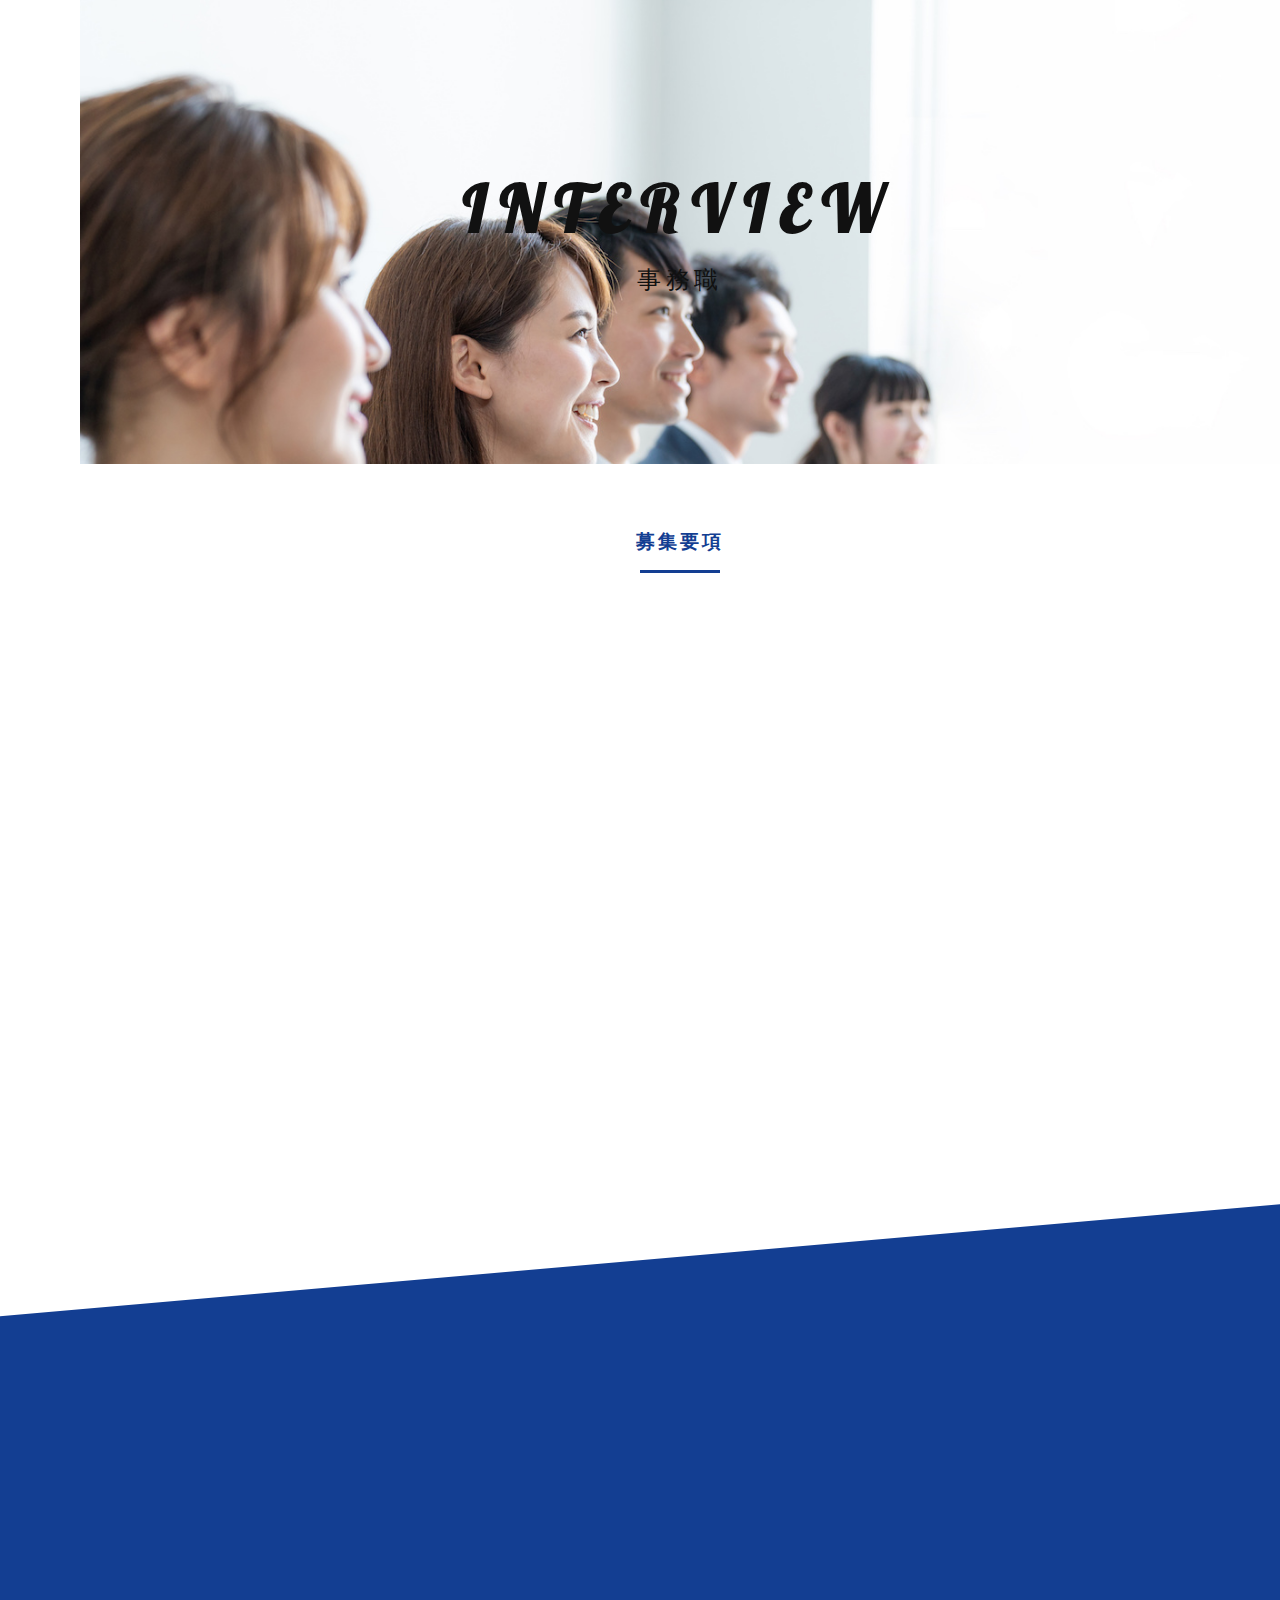
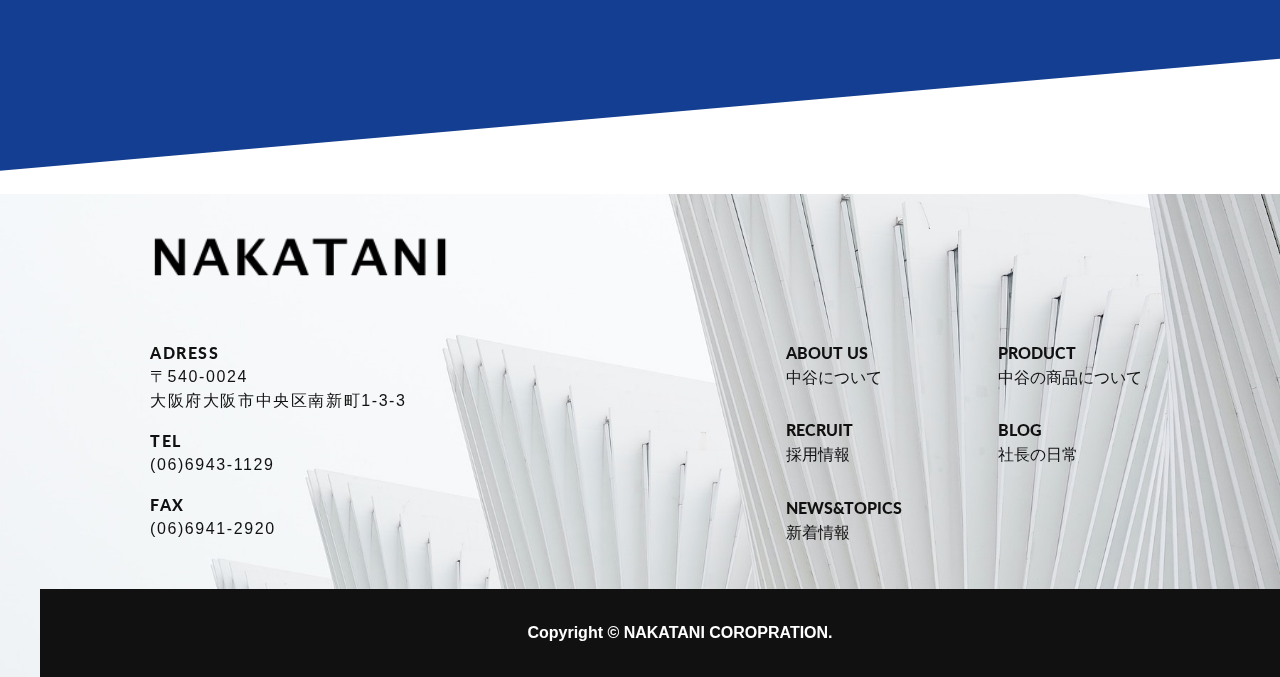
<file: occupation2.html>
<!DOCTYPE html>
<html lang="ja">
<head prefix="og: http://ogp.me/ns# article: http://ogp.me/ns/article#">
  <meta charset="UTF-8">
  <meta name="viewport" content="width=device-width, initial-scale=1.0">
  <meta http-equiv="X-UA-Compatible" content="ie=edge">
  <title>事務|中谷株式会社</title>
  <meta name="description" content="中谷株式会社の採用情報です。">
  <meta property="og:title" content="事務|中谷株式会社">
  <meta property="og:description" content="中谷株式会社の採用情報です。
" />
  <meta property="og:type" content="article" />
  <!-- <meta property="og:url" content="http://foo.com" />
  <meta property="og:image" content="http://foo.com/bar.jpg" /> -->
  <!-- <meta property="fb:app_id" content="1234567890123456" /> -->
  <!-- <meta name="twitter:card" content="summary" /> -->
  <!-- <meta name="twitter:site" content="@foo_bar" />
  <meta name="twitter:creator" content="@foo_bar" /> -->
  <link href="https://fonts.googleapis.com/css2?family=Lato:wght@700;900&display=swap" rel="stylesheet">
  <link rel="stylesheet" href="./sass/style.min.css">

</head>

<body>


  <!-- <div class="wrap_overFlow"></div> -->
  <header class="header l-page ">
    <div class="header__img header_recruit">
      <h1 class="header__img--main">INTERVIEW</h1>
      <p class="header__img--sub">事務職</p>
    </div>

  </header>

  <nav class="nav">
    <div class="nav__ctt">
      <div class="nav__menu">
        <span class="nav__menu--toggle js-nav__menu--toggle">
          <i></i>
          <i></i>
          <i></i>
        </span>
      </div>
      <div class="nav__ctt--pc lato">
        <a href="./index.html" class="nav__txt">
          <p class="">NAKATANI COROPRATION.</p>
        </a>
        <div class="nav__scroll">
          <p>SCROLL</p>
          <!-- スクロールアイコン -->
          <span class="arrow"></span>
        </div>
      </div>
    </div>
  </nav>
  <div class="sideber">
    <div class="inner">
      <div class="sideber__ctt">
        <a class="sideber__box js-sideber-off" href="about.html">
          <p class="sideber__box__ttl lato">ABOUT US</p>
          <p class="sideber__box__txt">中谷について</p>
        </a>
        <a class="sideber__box js-sideber-off" href="./product.html">
          <p class="sideber__box__ttl lato">PRODUCT</p>
          <p class="sideber__box__txt">中谷の商品について</p>
        </a>
        <a class="sideber__box js-sideber-off" href="./recruit.html">
          <p class="sideber__box__ttl lato">RECRUIT</p>
          <p class="sideber__box__txt">採用情報</p>
        </a>
        <a class="sideber__box js-sideber-off" href="./blog.html">
          <p class="sideber__box__ttl lato">BLOG</p>
          <p class="sideber__box__txt">社長の日常</p>
        </a>
        <a class="sideber__box js-sideber-off" href="./news.html">
          <p class="sideber__box__ttl lato">NEWS&TOPICS</p>
          <p class="sideber__box__txt">新着情報</p>
        </a>
        <!-- <a class="sideber__box js-sideber-off" href="./contact.html">
          <p class="sideber__box__ttl lato">CONTACT</p>
          <p class="sideber__box__txt">お問い合わせ</p>
        </a> -->
        <a class="btn" href="./entry.html">
          <p>ENTRY</p>
        </a>
      </div>
    </div>
  </div>


  <main class="overflow">
    <!-- <section class="occupationTop l-section" id="occupationTop">
      <div class="inner">
        <h2>営業</h2>
        <p class="occupationTop__img">
            <img src="./img/no-img2.png" alt="" class="object-fit">
          </p>
      </div>
    </section> -->

    <section class="occupationMain l-section" id="occupationMain">
      <div class="inner">
        <h2>募集要項</h2>
        <div class="occupationMain__ctt js-fadein-children">
          <div class="occupationMain__box">
            <p class="occupationMain__ttl">職種</p>
            <p class="occupationMain__txt">事務職</p>
          </div>
          <div class="occupationMain__box">
            <p class="occupationMain__ttl">雇用形態</p>
            <p class="occupationMain__txt">正社員</p>
          </div>
          <div class="occupationMain__box">
            <p class="occupationMain__ttl">業務内容</p>
            <p class="occupationMain__txt">事務業務全般をお任せします。<br class="pc">
            具体的には、受発注業務や問い合わせ対応、納品書の作成などデスクワークをお任せします。</p>
          </div>
          <div class="occupationMain__box">
            <p class="occupationMain__ttl">給与</p>
            <p class="occupationMain__txt">月給230,000円〜＋諸手当＋賞与（年3回）</p>
          </div>
          <div class="occupationMain__box">
            <p class="occupationMain__ttl">休日</p>
            <p class="occupationMain__txt">完全週休2日制（土日）<br class="pc">
            祝日<br class="pc">
            G.W休暇（10連休）<br class="pc">
            夏季休暇（9連休）<br class="pc">
            年末年始休暇（9連休）<br class="pc">
            有給休暇（消化率5割以上）<br class="pc">
            慶弔休暇</p>
          </div>
          <div class="occupationMain__box">
            <p class="occupationMain__ttl">募集勤務地</p>
            <p class="occupationMain__txt">大阪本社</p>
          </div>


        </div>
      </div>
    </section>



    <section class="companyEntry l-section naname" id="companyEntry">
      <div class="inner">
        <div class="companyEntry__ctt js-fadein-children">
          <p class="companyEntry__txt mincho">皆様のエントリーをお待ちしております。</p>
          <p class="companyEntry__txt mincho">私たちは、常に新しい仲間を歓迎します。</p>

          <a href="./entry.html" class="btn">
            Entry
          </a>
        </div>
      </div>
    </section>






  </main>


  <footer class="footer">
    <div class="inner">



      <div class="div footer__log">
        <a class="footer__logo--img" href="./index.html">
          <img src="./img/logo.png" alt="NAKATANI">
        </a>
      </div>

      <div class="footer__ctt">
        <div class="footer__access">
          <div class="footer__access-ctt">
            <p class="footer__access-ttl lato">ADRESS</p>
            <p class="footer__access-txt">〒540-0024<br>
            大阪府大阪市中央区南新町1-3-3</p>
            <p class="footer__access-ttl lato">TEL</p>
            <p class="footer__access-txt">(06)6943-1129</p>
            <p class="footer__access-ttl lato">FAX</p>
            <p class="footer__access-txt">(06)6941-2920</p>
          </div>
        </div>
        <ul class="footer__boxes">
          <li class="footer__box"><a href="./about.html">
              <span class="lato">ABOUT US</span>
              <br>
              中谷について
            </a></li>
          <li class="footer__box"><a href="./product.html">
              <span class="lato">PRODUCT</span>
              <br>
              中谷の商品について
            </a></li>
          <li class="footer__box"><a href="./recruit.html">
              <span class="lato">RECRUIT</span>
              <br>
              採用情報
            </a></li>
          <li class="footer__box"><a href="./blog.html">
              <span class="lato">BLOG</span>
              <br>
              社長の日常
            </a></li>
          <li class="footer__box"><a href="./news.html">
              <span class="lato">NEWS&TOPICS</span>
              <br>
              新着情報
            </a></li>
          <!-- <li class="footer__box"><a href="./contact.html">
              <span class="lato">CONTACT</span>
              <br>
              お問い合わせ
            </a></li> -->
        </ul>

      </div>
      <p class="footer__signiture">Copyright &copy; NAKATANI COROPRATION.</p>
    </div>
  </footer>




  <!-- jQuery min-->
  <script src="https://code.jquery.com/jquery-3.4.1.min.js" integrity="sha256-CSXorXvZcTkaix6Yvo6HppcZGetbYMGWSFlBw8HfCJo=" crossorigin="anonymous"></script>

  <script type="text/javascript" src="./js/app.js"></script>
  <script type="text/javascript" src="./js/loading.js"></script>


  <!-- objectFitImages -->
  <script src="js/ofi.min.js"></script>
  <script>
    objectFitImages('img.object-fit');
  </script>
</body>
</html>
</file>
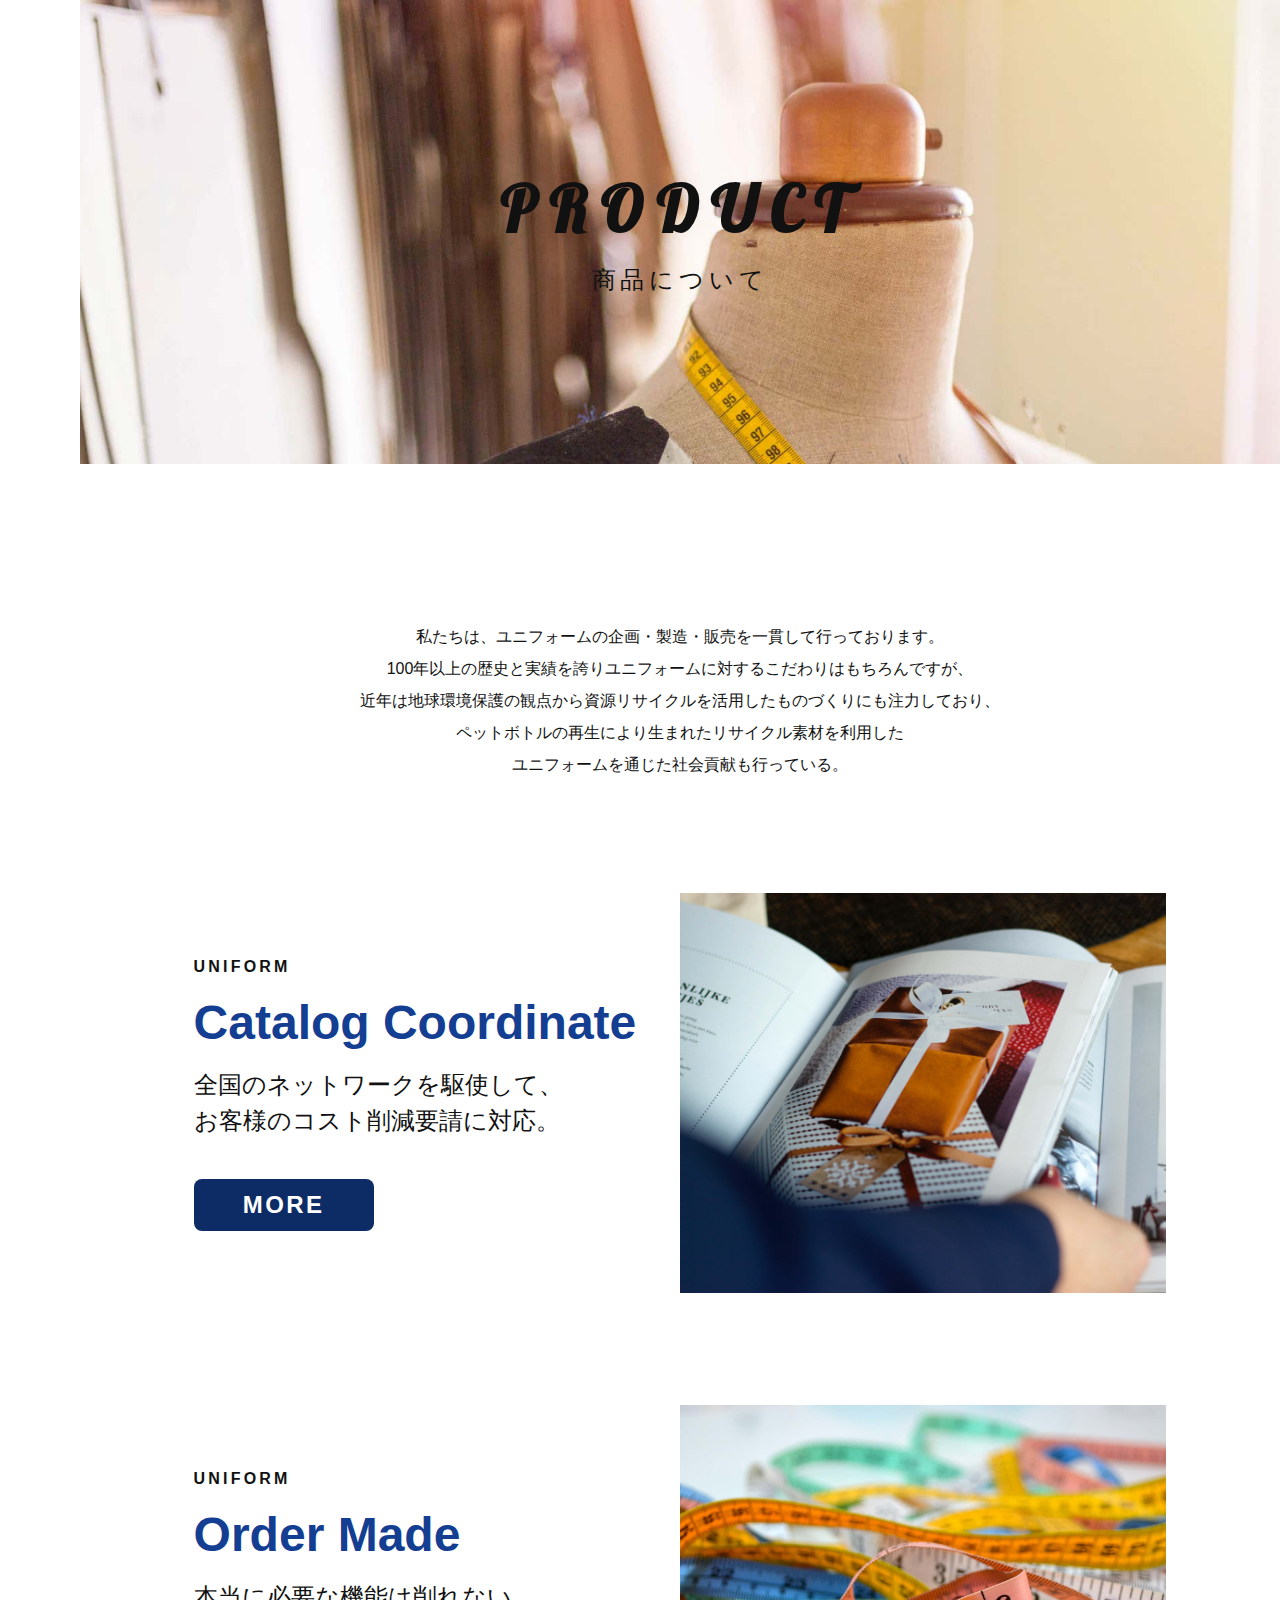
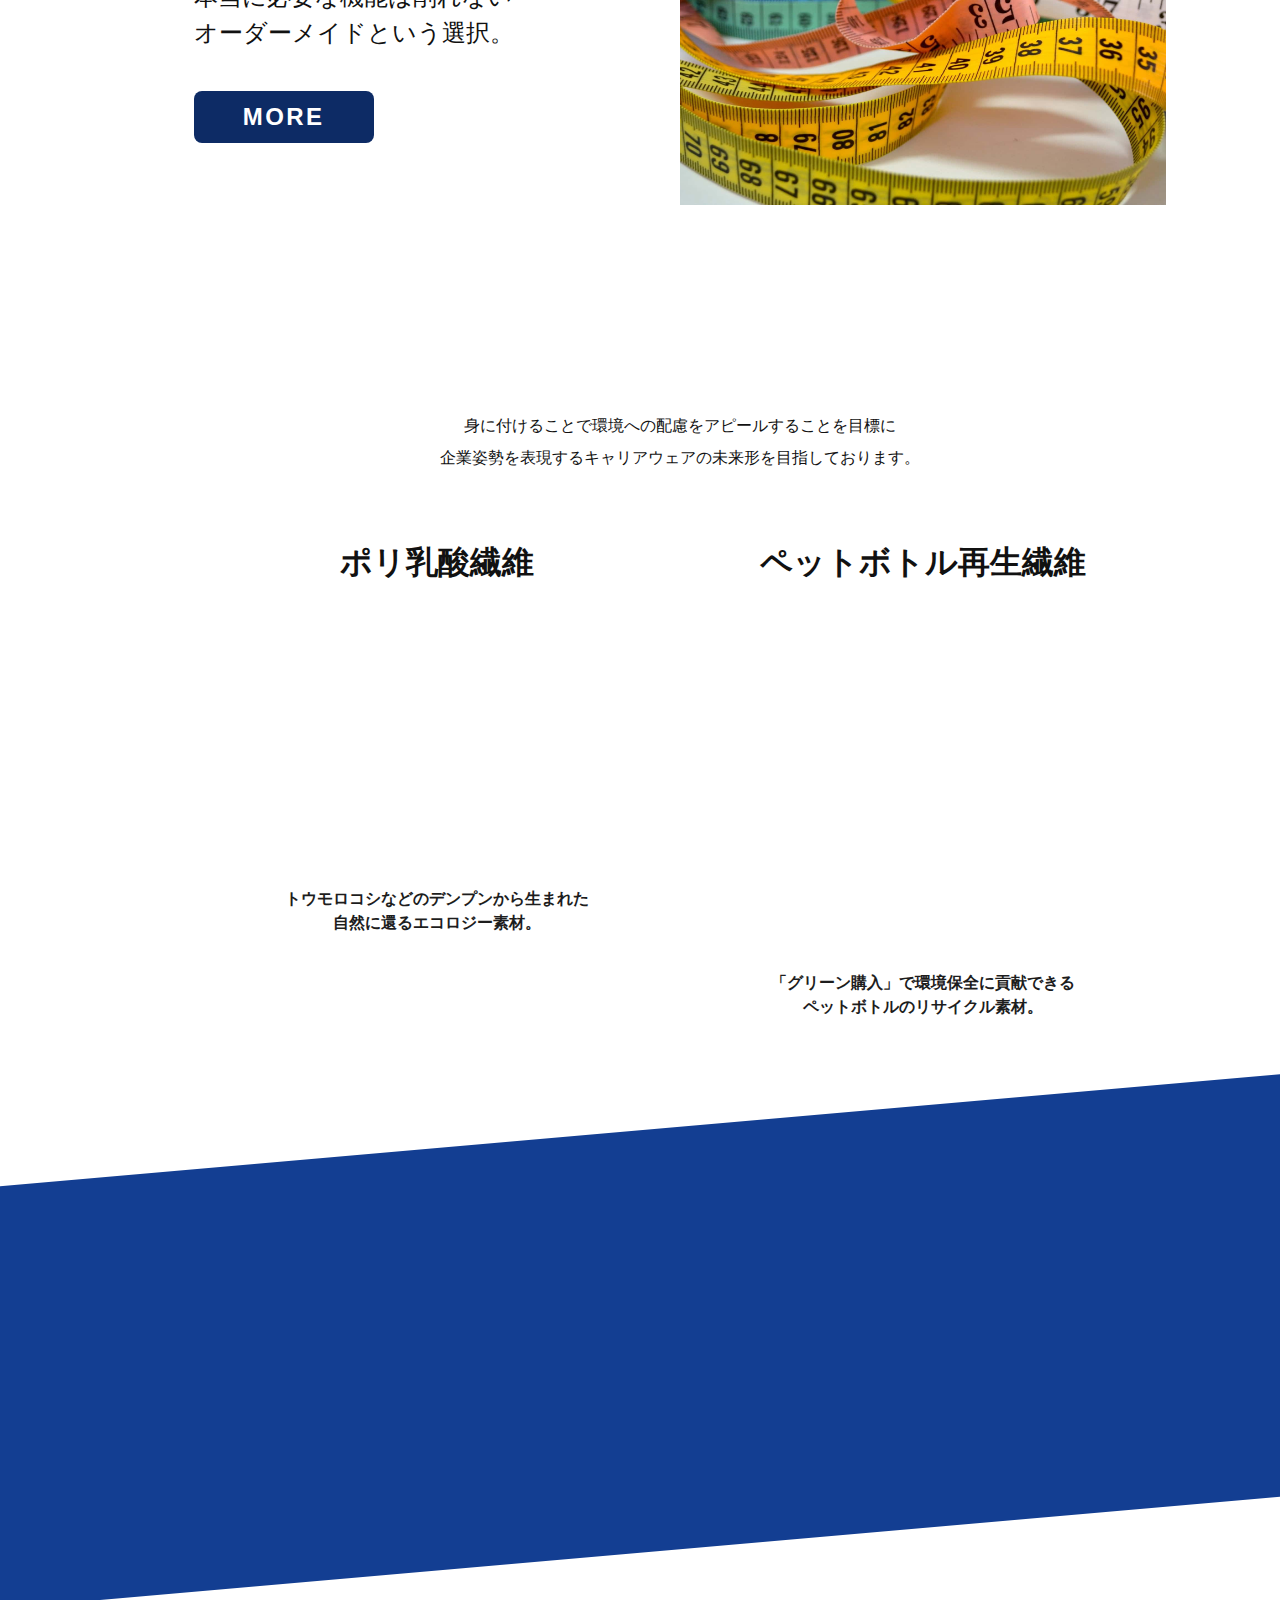
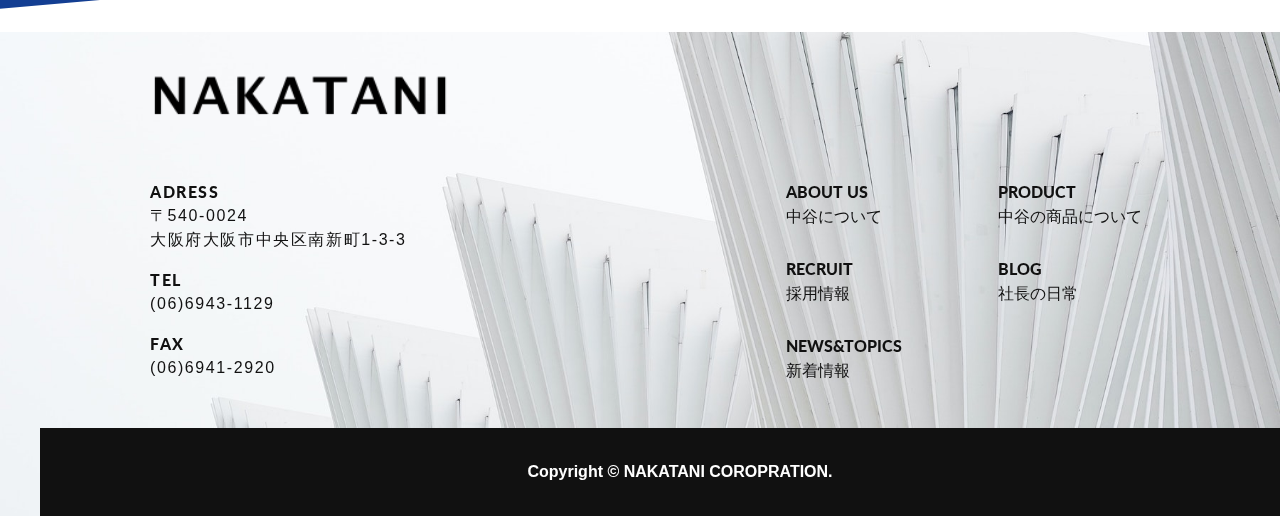
<file: product.html>
<!DOCTYPE html>
<html lang="ja">
<head prefix="og: http://ogp.me/ns# article: http://ogp.me/ns/article#">
  <meta charset="UTF-8">
  <meta name="viewport" content="width=device-width, initial-scale=1.0">
  <meta http-equiv="X-UA-Compatible" content="ie=edge">
  <title>商品について|中谷株式会社</title>
  <meta name="description" content="中谷株式会社の商品についてです。">
  <meta property="og:title" content="商品について|中谷株式会社">
  <meta property="og:description" content="中谷株式会社の商品についてです。
" />
  <meta property="og:type" content="article" />
  <meta property="og:image" content="https://sora3.sakura.ne.jp/update/nakatani/img/product.png" />
  <meta property="og:url" content="https://sora3.sakura.ne.jp/update/nakatani" />

  <link href="https://fonts.googleapis.com/css2?family=Lato:wght@700;900&display=swap" rel="stylesheet">
  <link rel="stylesheet" href="./sass/style.min.css">

</head>

<body>


  <!-- <div class="wrap_overFlow"></div> -->
  <header class="header l-page ">
    <div class="header__img header_product">
      <h1 class="header__img--main">PRODUCT</h1>
      <p class="header__img--sub">商品について</p>
    </div>

  </header>

  <nav class="nav">
    <div class="nav__ctt">
      <div class="nav__menu">
        <span class="nav__menu--toggle js-nav__menu--toggle">
          <i></i>
          <i></i>
          <i></i>
        </span>
      </div>
      <div class="nav__ctt--pc lato">
        <a href="./index.html" class="nav__txt">
          <p class="">NAKATANI COROPRATION.</p>
        </a>
        <div class="nav__scroll">
          <p>SCROLL</p>
          <!-- スクロールアイコン -->
          <span class="arrow"></span>
        </div>
      </div>
    </div>
  </nav>
  <div class="sideber">
    <div class="inner">
      <div class="sideber__ctt">
        <a class="sideber__box js-sideber-off" href="about.html">
          <p class="sideber__box__ttl lato">ABOUT US</p>
          <p class="sideber__box__txt">中谷について</p>
        </a>
        <a class="sideber__box js-sideber-off" href="./product.html">
          <p class="sideber__box__ttl lato">PRODUCT</p>
          <p class="sideber__box__txt">中谷の商品について</p>
        </a>
        <a class="sideber__box js-sideber-off" href="./recruit.html">
          <p class="sideber__box__ttl lato">RECRUIT</p>
          <p class="sideber__box__txt">採用情報</p>
        </a>
        <a class="sideber__box js-sideber-off" href="./blog.html">
          <p class="sideber__box__ttl lato">BLOG</p>
          <p class="sideber__box__txt">社長の日常</p>
        </a>
        <a class="sideber__box js-sideber-off" href="./news.html">
          <p class="sideber__box__ttl lato">NEWS&TOPICS</p>
          <p class="sideber__box__txt">新着情報</p>
        </a>
        <!-- <a class="sideber__box js-sideber-off" href="./contact.html">
          <p class="sideber__box__ttl lato">CONTACT</p>
          <p class="sideber__box__txt">お問い合わせ</p>
        </a> -->
        <a class="btn" href="./entry.html">
          <p>ENTRY</p>
        </a>
      </div>
    </div>
  </div>


  <main class="overflow">
    <section class="serviceTop l-section" id="serviceTop">
      <div class="inner ">
        <h2 class="serviceTop__ttl js-fadein">
          MESSAGE
        </h2>
        <div class="serviceTop__ctt">
          <p class="serviceTop__txt">
          私たちは、ユニフォームの企画・製造・販売を一貫して行っております。<br class="pc">
          100年以上の歴史と実績を誇りユニフォームに対するこだわりはもちろんですが、<br class="pc">
          近年は地球環境保護の観点から資源リサイクルを活用したものづくりにも注力しており、<br class="pc">
          ペットボトルの再生により生まれたリサイクル素材を利用した<br class="pc">
          ユニフォームを通じた社会貢献も行っている。
          </p>
        </div>
      </div>
      <div class="inner product">
        <a href="./product1.html" class="productCTT">
          <div class="productCTT__txtBox">
            <p class="productCTT__txtBox__ttl-sub">UNIFORM</p>
            <h3 class="productCTT__txtBox__ttl-main">Catalog Coordinate</h3>
            <p class="productCTT__txtBox__txt">
                全国のネットワークを駆使して、<br>
                お客様のコスト削減要請に対応。
              </p>
            <p class="btn productCTT__btn">MORE</p>
          </div>
          <div class="productCTT__imgBox">
            <img src="./img/product_catalog.jpg" class="object-fit" alt="">
          </div>
        </a>

        <a href="./product2.html" class="productCTT">
          <div class="productCTT__txtBox">
            <p class="productCTT__txtBox__ttl-sub">UNIFORM</p>
            <h3 class="productCTT__txtBox__ttl-main">Order Made</h3>
            <p class="productCTT__txtBox__txt">
                本当に必要な機能は削れない<br>
                オーダーメイドという選択。
              </p>
            <p class="btn productCTT__btn">MORE</p>
          </div>
          <div class="productCTT__imgBox">
            <img src="./img/product_order.jpg" class="object-fit" alt="">
          </div>
        </a>
      </div>
    </section>
    <section class="eco l-section" id="eco">
      <div class="inner ">
        <h2 class="eco__ttl js-fadein">
          エコロジー＆リサイクル
        </h2>
        <div class="serviceTop__ctt">
          <p class="serviceTop__txt">
            身に付けることで環境への配慮をアピールすることを目標に<br class="pc">
            企業姿勢を表現するキャリアウェアの未来形を目指しております。
          </p>
        </div>
        <div class="ecoCtt">
          <div class="ecoCtt__box">
            <h3 class="ecoCtt__ttl">ポリ乳酸繊維</h3>
            <p class="ecoCtt__img js-fadein">
              <img src="./img/eco1.png" alt="物質循環図">
            </p>
            <p class="ecoCtt__txt">トウモロコシなどのデンプンから生まれた<br>自然に還るエコロジー素材。</p>
          </div>
          <div class="ecoCtt__box">
            <h3 class="ecoCtt__ttl">ペットボトル再生繊維</h3>
            <p class="ecoCtt__img js-fadein">
              <img src="./img/eco2.png" alt="ペットボトルから製品になるまで">
            </p>
            <p class="ecoCtt__txt">「グリーン購入」で環境保全に貢献できる<br>ペットボトルのリサイクル素材。</p>
          </div>
        </div>
      </div>

    </section>




    <section class="companyEntry l-section naname" id="companyEntry">
      <div class="inner">
        <div class="companyEntry__ctt js-fadein-children">
          <p class="companyEntry__txt mincho">メールでのお問い合わせ</p>
          <!-- <p class="companyEntry__txt mincho">私たちは、常に新しい仲間を歓迎します。</p> -->

          <a href="mailto:info@zhonggu.co.jp?subject=ホームページを見て、問い合わせしました。" class="btn">
            Contact
          </a>
        </div>
      </div>
    </section>
  </main>


  <footer class="footer">
    <div class="inner">



      <div class="div footer__log">
        <a class="footer__logo--img" href="./index.html">
          <img src="./img/logo.png" alt="NAKATANI">
        </a>
      </div>

      <div class="footer__ctt">
        <div class="footer__access">
          <div class="footer__access-ctt">
            <p class="footer__access-ttl lato">ADRESS</p>
            <p class="footer__access-txt">〒540-0024<br>
            大阪府大阪市中央区南新町1-3-3</p>
            <p class="footer__access-ttl lato">TEL</p>
            <p class="footer__access-txt">(06)6943-1129</p>
            <p class="footer__access-ttl lato">FAX</p>
            <p class="footer__access-txt">(06)6941-2920</p>
          </div>
        </div>
        <ul class="footer__boxes">
          <li class="footer__box"><a href="./about.html">
              <span class="lato">ABOUT US</span>
              <br>
              中谷について
            </a></li>
          <li class="footer__box"><a href="./product.html">
              <span class="lato">PRODUCT</span>
              <br>
              中谷の商品について
            </a></li>
          <li class="footer__box"><a href="./recruit.html">
              <span class="lato">RECRUIT</span>
              <br>
              採用情報
            </a></li>
          <li class="footer__box"><a href="./blog.html">
              <span class="lato">BLOG</span>
              <br>
              社長の日常
            </a></li>
          <li class="footer__box"><a href="./news.html">
              <span class="lato">NEWS&TOPICS</span>
              <br>
              新着情報
            </a></li>
          <!-- <li class="footer__box"><a href="./contact.html">
              <span class="lato">CONTACT</span>
              <br>
              お問い合わせ
            </a></li> -->
        </ul>

      </div>
      <p class="footer__signiture">Copyright &copy; NAKATANI COROPRATION.</p>
    </div>
  </footer>




  <!-- jQuery min-->
  <script src="https://code.jquery.com/jquery-3.4.1.min.js" integrity="sha256-CSXorXvZcTkaix6Yvo6HppcZGetbYMGWSFlBw8HfCJo=" crossorigin="anonymous"></script>

  <script type="text/javascript" src="./js/app.js"></script>
  <script type="text/javascript" src="./js/loading.js"></script>


  <!-- objectFitImages -->
  <script src="js/ofi.min.js"></script>
  <script>
    objectFitImages('img.object-fit');
  </script>
</body>
</html>
</file>
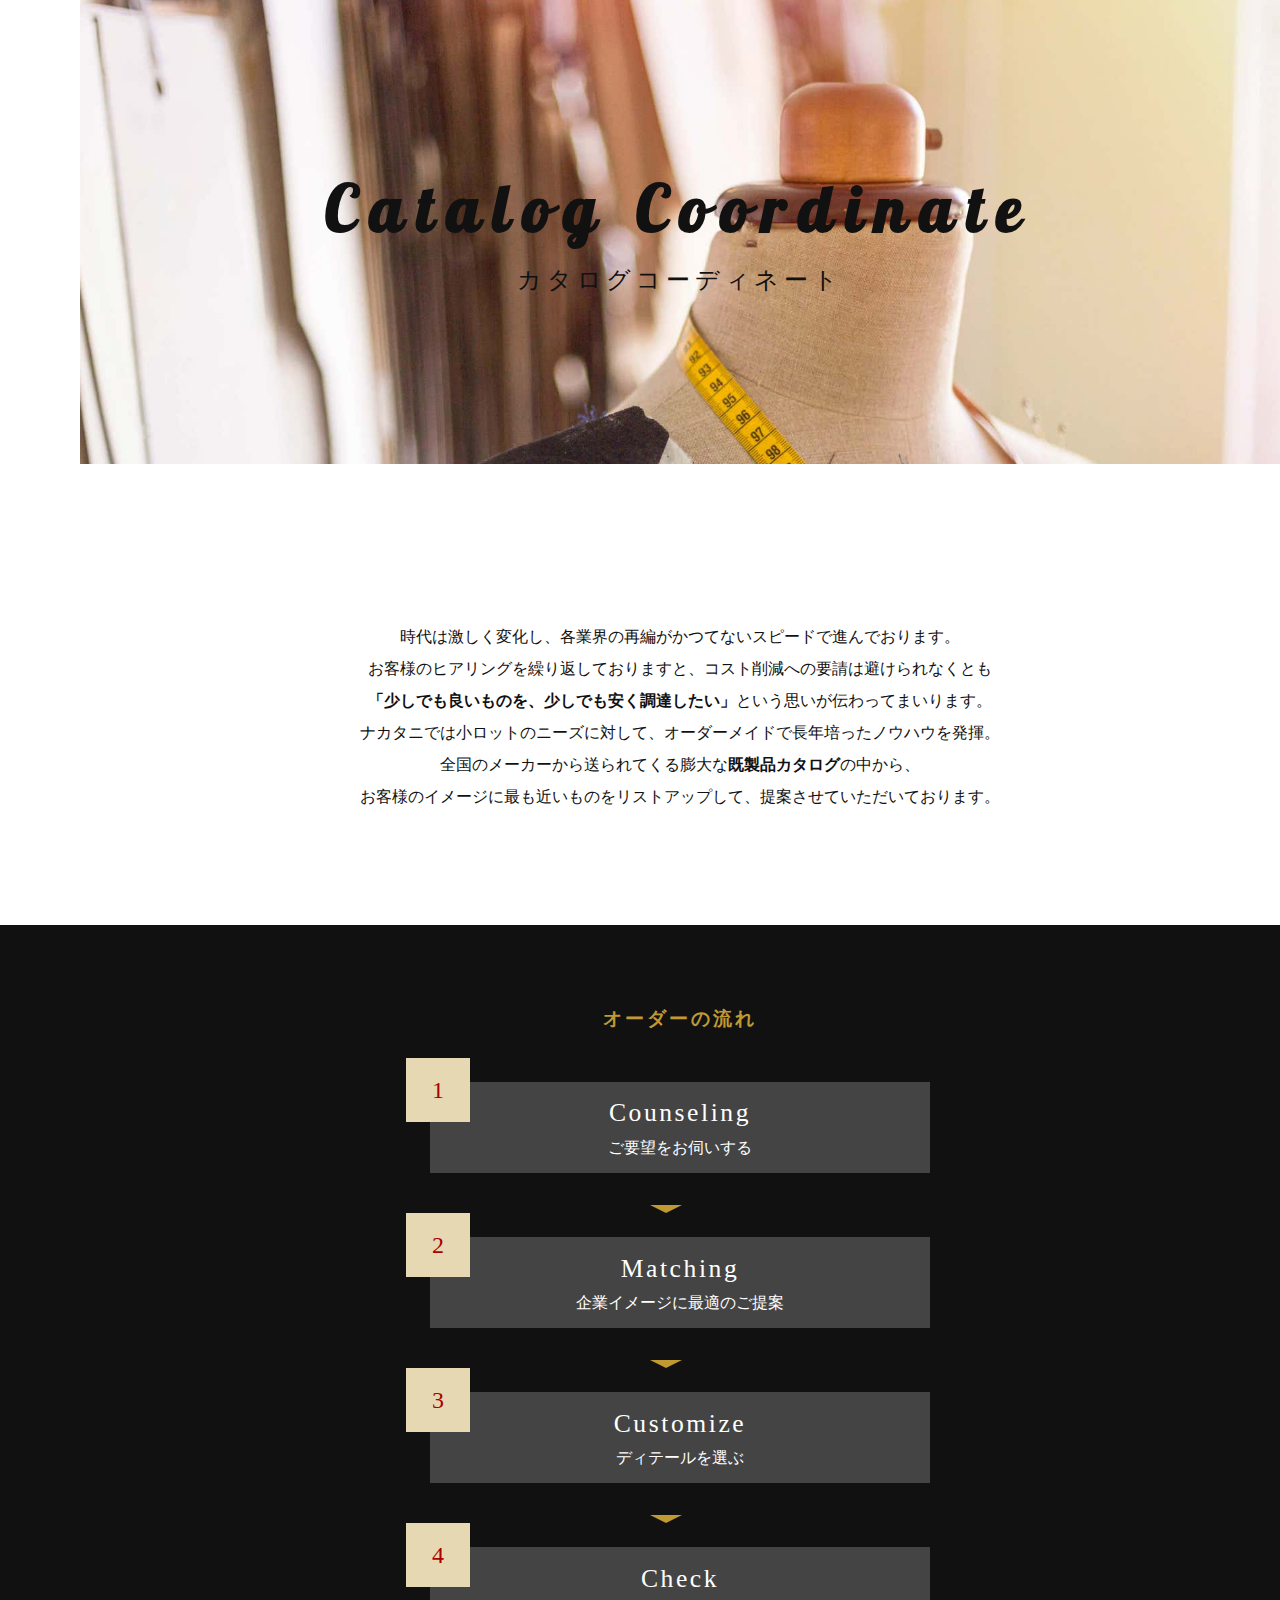
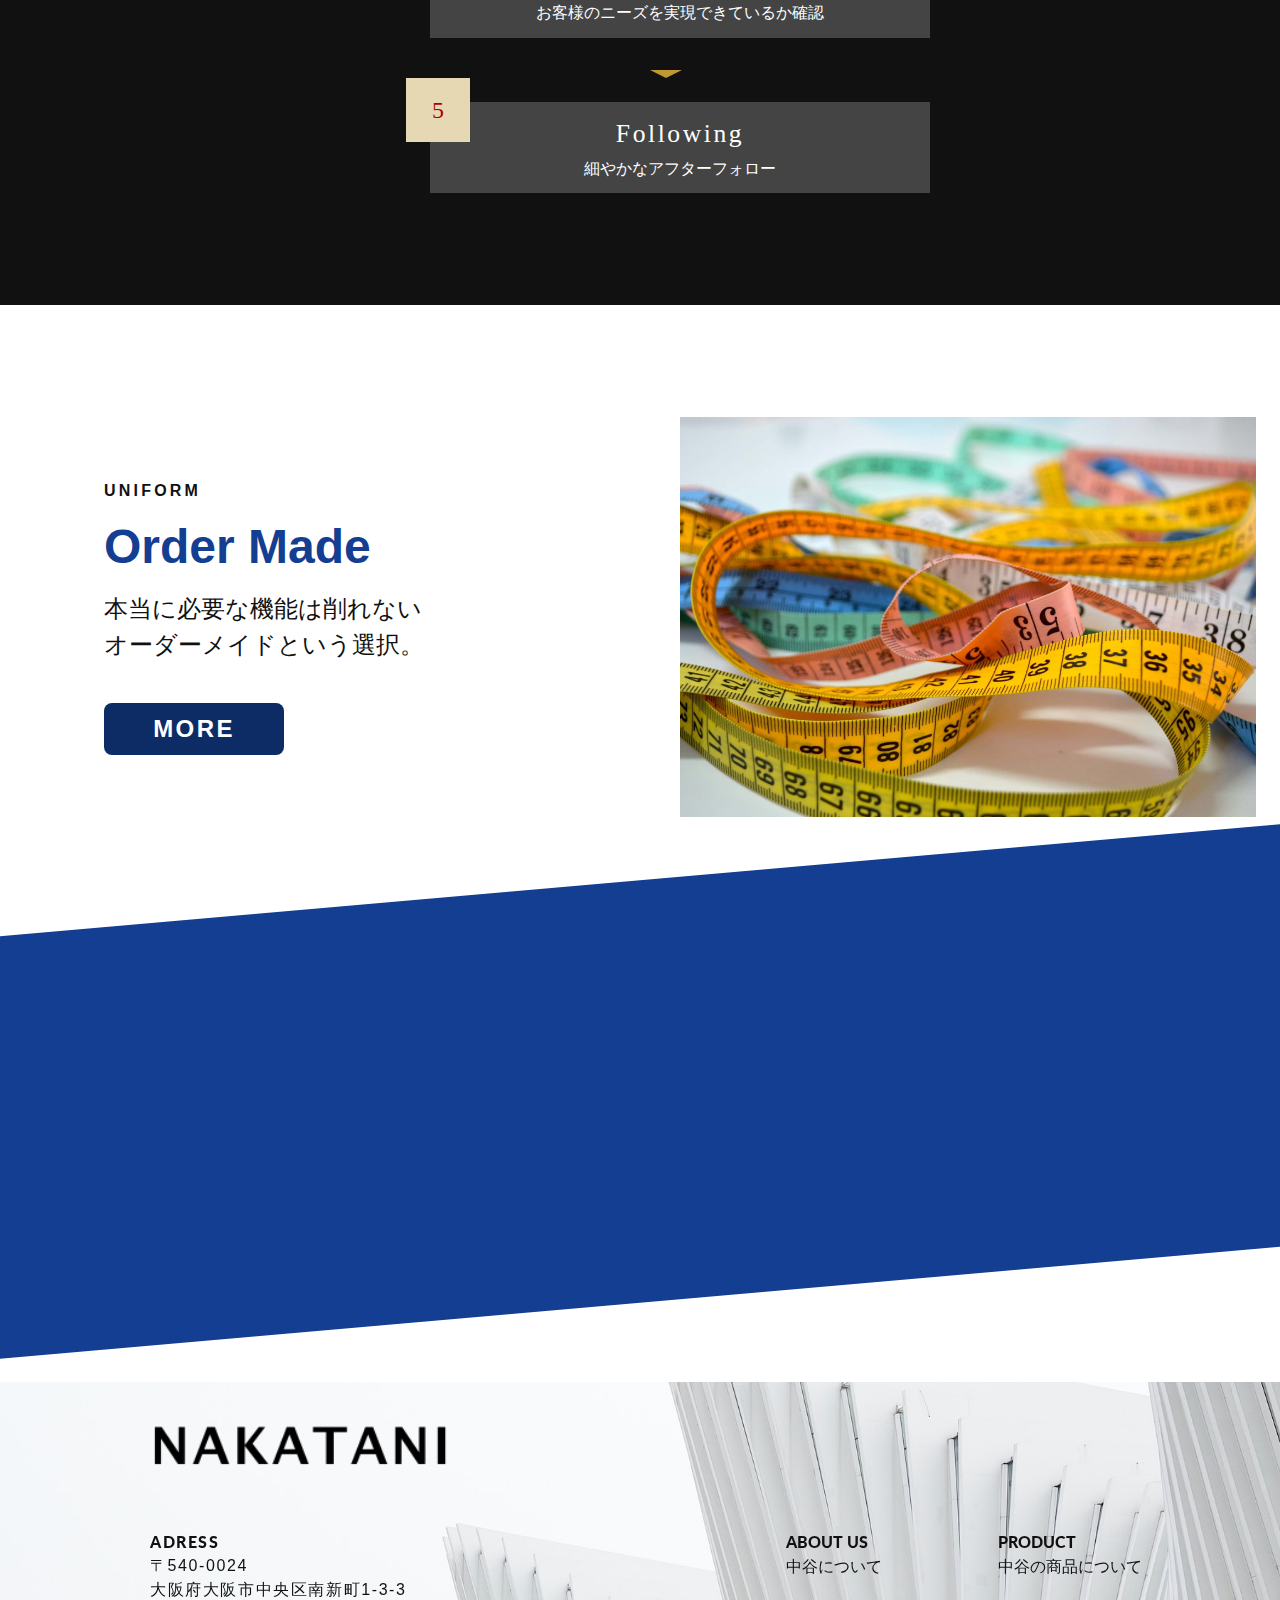
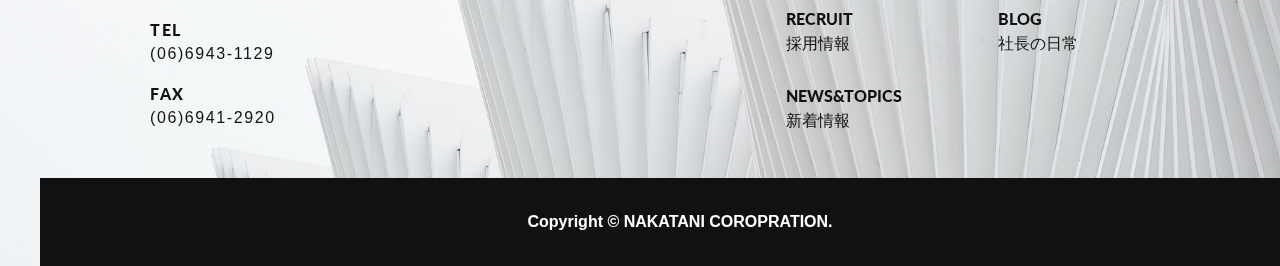
<file: product1.html>
<!DOCTYPE html>
<html lang="ja">
<head prefix="og: http://ogp.me/ns# article: http://ogp.me/ns/article#">
  <meta charset="UTF-8">
  <meta name="viewport" content="width=device-width, initial-scale=1.0">
  <meta http-equiv="X-UA-Compatible" content="ie=edge">
  <title>カタログコーディネート|中谷株式会社</title>
  <meta name="description" content="中谷株式会社のカタログコーディネートです。">
  <meta property="og:title" content="カタログコーディネート|中谷株式会社">
  <meta property="og:description" content="中谷株式会社のカタログコーディネートです。
" />
  <meta property="og:type" content="article" />
  <!-- <meta property="og:url" content="http://foo.com" />
  <meta property="og:image" content="http://foo.com/bar.jpg" /> -->
  <!-- <meta property="fb:app_id" content="1234567890123456" /> -->
  <!-- <meta name="twitter:card" content="summary" /> -->
  <!-- <meta name="twitter:site" content="@foo_bar" />
  <meta name="twitter:creator" content="@foo_bar" /> -->
  <link href="https://fonts.googleapis.com/css2?family=Lato:wght@700;900&display=swap" rel="stylesheet">
  <link rel="stylesheet" href="./sass/style.min.css">

</head>

<body>


  <!-- <div class="wrap_overFlow"></div> -->
  <header class="header l-page ">
    <div class="header__img header_product">
      <h1 class="header__img--main">Catalog Coordinate</h1>
      <p class="header__img--sub">カタログコーディネート</p>
    </div>

  </header>

  <nav class="nav">
    <div class="nav__ctt">
      <div class="nav__menu">
        <span class="nav__menu--toggle js-nav__menu--toggle">
          <i></i>
          <i></i>
          <i></i>
        </span>
      </div>
      <div class="nav__ctt--pc lato">
        <a href="./index.html" class="nav__txt">
          <p class="">NAKATANI COROPRATION.</p>
        </a>
        <div class="nav__scroll">
          <p>SCROLL</p>
          <!-- スクロールアイコン -->
          <span class="arrow"></span>
        </div>
      </div>
    </div>
  </nav>
  <div class="sideber">
    <div class="inner">
      <div class="sideber__ctt">
        <a class="sideber__box js-sideber-off" href="about.html">
          <p class="sideber__box__ttl lato">ABOUT US</p>
          <p class="sideber__box__txt">中谷について</p>
        </a>
        <a class="sideber__box js-sideber-off" href="./product.html">
          <p class="sideber__box__ttl lato">PRODUCT</p>
          <p class="sideber__box__txt">中谷の商品について</p>
        </a>
        <a class="sideber__box js-sideber-off" href="./recruit.html">
          <p class="sideber__box__ttl lato">RECRUIT</p>
          <p class="sideber__box__txt">採用情報</p>
        </a>
        <a class="sideber__box js-sideber-off" href="./blog.html">
          <p class="sideber__box__ttl lato">BLOG</p>
          <p class="sideber__box__txt">社長の日常</p>
        </a>
        <a class="sideber__box js-sideber-off" href="./news.html">
          <p class="sideber__box__ttl lato">NEWS&TOPICS</p>
          <p class="sideber__box__txt">新着情報</p>
        </a>
        <!-- <a class="sideber__box js-sideber-off" href="./contact.html">
          <p class="sideber__box__ttl lato">CONTACT</p>
          <p class="sideber__box__txt">お問い合わせ</p>
        </a> -->
        <a class="btn" href="./entry.html">
          <p>ENTRY</p>
        </a>
      </div>
    </div>
  </div>


  <main class="overflow">
    <section class="serviceTop l-section" id="serviceTop">
      <div class="inner ">
        <h2 class="serviceTop__ttl js-fadein">
          MESSAGE
        </h2>
        <div class="serviceTop__ctt">
          <p class="serviceTop__txt">
            時代は激しく変化し、各業界の再編がかつてないスピードで進んでおります。<br class="pc">
            お客様のヒアリングを繰り返しておりますと、コスト削減への要請は避けられなくとも<br class="pc">
            <b>「少しでも良いものを、少しでも安く調達したい」</b>という思いが伝わってまいります。<br class="pc">
            ナカタニでは小ロットのニーズに対して、オーダーメイドで長年培ったノウハウを発揮。<br class="pc">全国のメーカーから送られてくる膨大な<b>既製品カタログ</b>の中から、<br class="pc">
            お客様のイメージに最も近いものをリストアップして、提案させていただいております。
          </p>
        </div>
      </div>
    </section>
    <section class="catalog l-section" id="Catalog">
      <div class="inner ">
        <h2>オーダーの流れ</h2>
        <div class="catalog__box">
          <p class="catalog__box__ttl mincho">Counseling</p>
          <p class="catalog__box__ttl-sub">ご要望をお伺いする</p>
          <div class="catalog__number">
            <p class="mincho">1</p>
          </div>
        </div>
        <div class="catalog__box">
          <p class="catalog__box__ttl mincho">Matching</p>
          <p class="catalog__box__ttl-sub">企業イメージに最適のご提案</p>
          <div class="catalog__number">
            <p class="mincho">2</p>
          </div>
        </div>
        <div class="catalog__box">
          <p class="catalog__box__ttl mincho">Customize</p>
          <p class="catalog__box__ttl-sub">ディテールを選ぶ</p>
          <div class="catalog__number">
            <p class="mincho">3</p>
          </div>
        </div>
        <div class="catalog__box">
          <p class="catalog__box__ttl mincho">Check</p>
          <p class="catalog__box__ttl-sub">お客様のニーズを実現できているか確認</p>
          <div class="catalog__number">
            <p class="mincho">4</p>
          </div>
        </div>
        <div class="catalog__box">
          <p class="catalog__box__ttl mincho">Following</p>
          <p class="catalog__box__ttl-sub">細やかなアフターフォロー</p>
          <div class="catalog__number">
            <p class="mincho">5</p>
          </div>
        </div>
      </div>

    </section>
    <div class="inner product">
      <a href="./product2.html" class="productCTT">
        <div class="productCTT__txtBox">
          <p class="productCTT__txtBox__ttl-sub">UNIFORM</p>
          <h3 class="productCTT__txtBox__ttl-main">Order Made</h3>
          <p class="productCTT__txtBox__txt">
                    本当に必要な機能は削れない<br>
                    オーダーメイドという選択。
                  </p>
          <p class="btn productCTT__btn">MORE</p>
        </div>
        <div class="productCTT__imgBox">
          <img src="./img/product_order.jpg" class="object-fit" alt="">
        </div>
      </a>
    </div>




    <section class="companyEntry l-section naname" id="companyEntry">
      <div class="inner">
        <div class="companyEntry__ctt js-fadein-children">
          <p class="companyEntry__txt mincho">メールでのお問い合わせ</p>
          <!-- <p class="companyEntry__txt mincho">私たちは、常に新しい仲間を歓迎します。</p> -->

          <a href="mailto:info@zhonggu.co.jp?subject=ホームページを見て、問い合わせしました。" class="btn">
            Contact
          </a>
        </div>
      </div>
    </section>

  </main>


  <footer class="footer">
    <div class="inner">



      <div class="div footer__log">
        <a class="footer__logo--img" href="./index.html">
          <img src="./img/logo.png" alt="NAKATANI">
        </a>
      </div>

      <div class="footer__ctt">
        <div class="footer__access">
          <div class="footer__access-ctt">
            <p class="footer__access-ttl lato">ADRESS</p>
            <p class="footer__access-txt">〒540-0024<br>
            大阪府大阪市中央区南新町1-3-3</p>
            <p class="footer__access-ttl lato">TEL</p>
            <p class="footer__access-txt">(06)6943-1129</p>
            <p class="footer__access-ttl lato">FAX</p>
            <p class="footer__access-txt">(06)6941-2920</p>
          </div>
        </div>
        <ul class="footer__boxes">
          <li class="footer__box"><a href="./about.html">
              <span class="lato">ABOUT US</span>
              <br>
              中谷について
            </a></li>
          <li class="footer__box"><a href="./product.html">
              <span class="lato">PRODUCT</span>
              <br>
              中谷の商品について
            </a></li>
          <li class="footer__box"><a href="./recruit.html">
              <span class="lato">RECRUIT</span>
              <br>
              採用情報
            </a></li>
          <li class="footer__box"><a href="./blog.html">
              <span class="lato">BLOG</span>
              <br>
              社長の日常
            </a></li>
          <li class="footer__box"><a href="./news.html">
              <span class="lato">NEWS&TOPICS</span>
              <br>
              新着情報
            </a></li>
          <!-- <li class="footer__box"><a href="./contact.html">
              <span class="lato">CONTACT</span>
              <br>
              お問い合わせ
            </a></li> -->
        </ul>

      </div>
      <p class="footer__signiture">Copyright &copy; NAKATANI COROPRATION.</p>
    </div>
  </footer>




  <!-- jQuery min-->
  <script src="https://code.jquery.com/jquery-3.4.1.min.js" integrity="sha256-CSXorXvZcTkaix6Yvo6HppcZGetbYMGWSFlBw8HfCJo=" crossorigin="anonymous"></script>

  <script type="text/javascript" src="./js/app.js"></script>
  <script type="text/javascript" src="./js/loading.js"></script>


  <!-- objectFitImages -->
  <script src="js/ofi.min.js"></script>
  <script>
    objectFitImages('img.object-fit');
  </script>
</body>
</html>
</file>
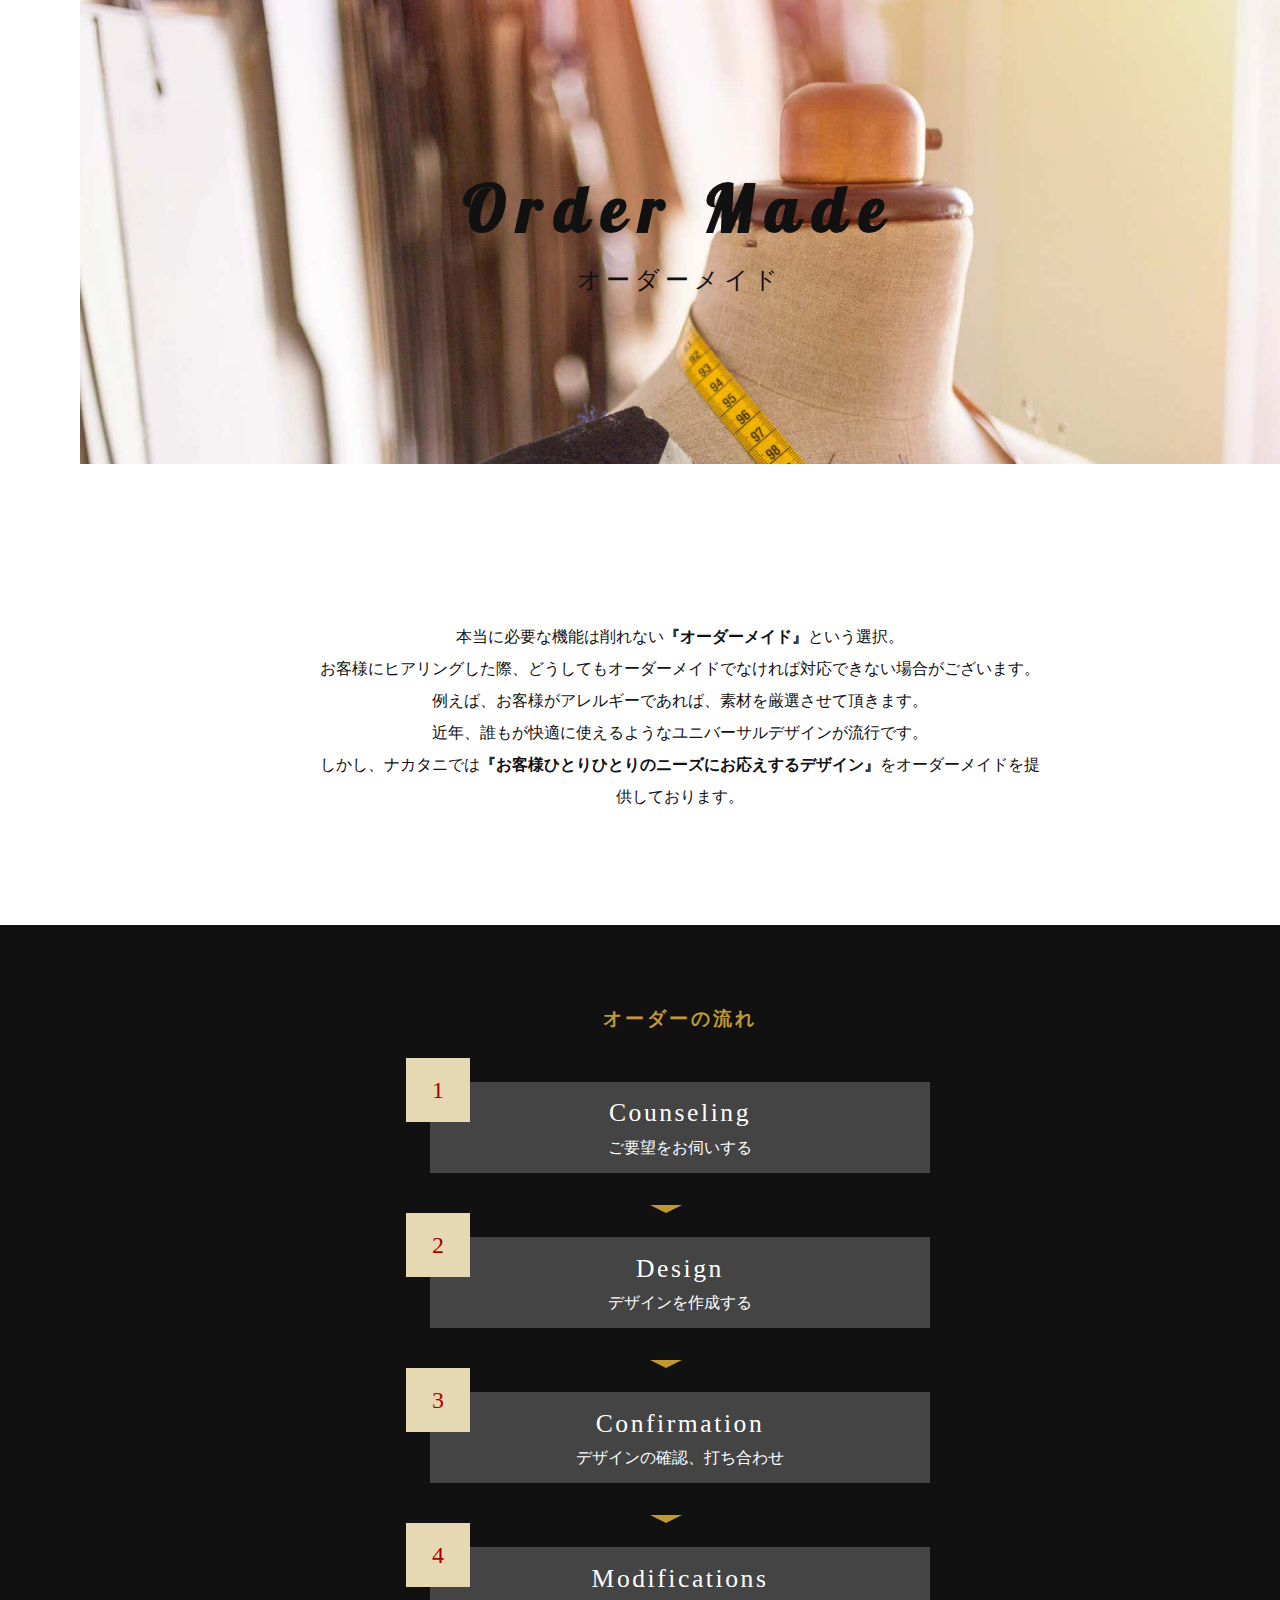
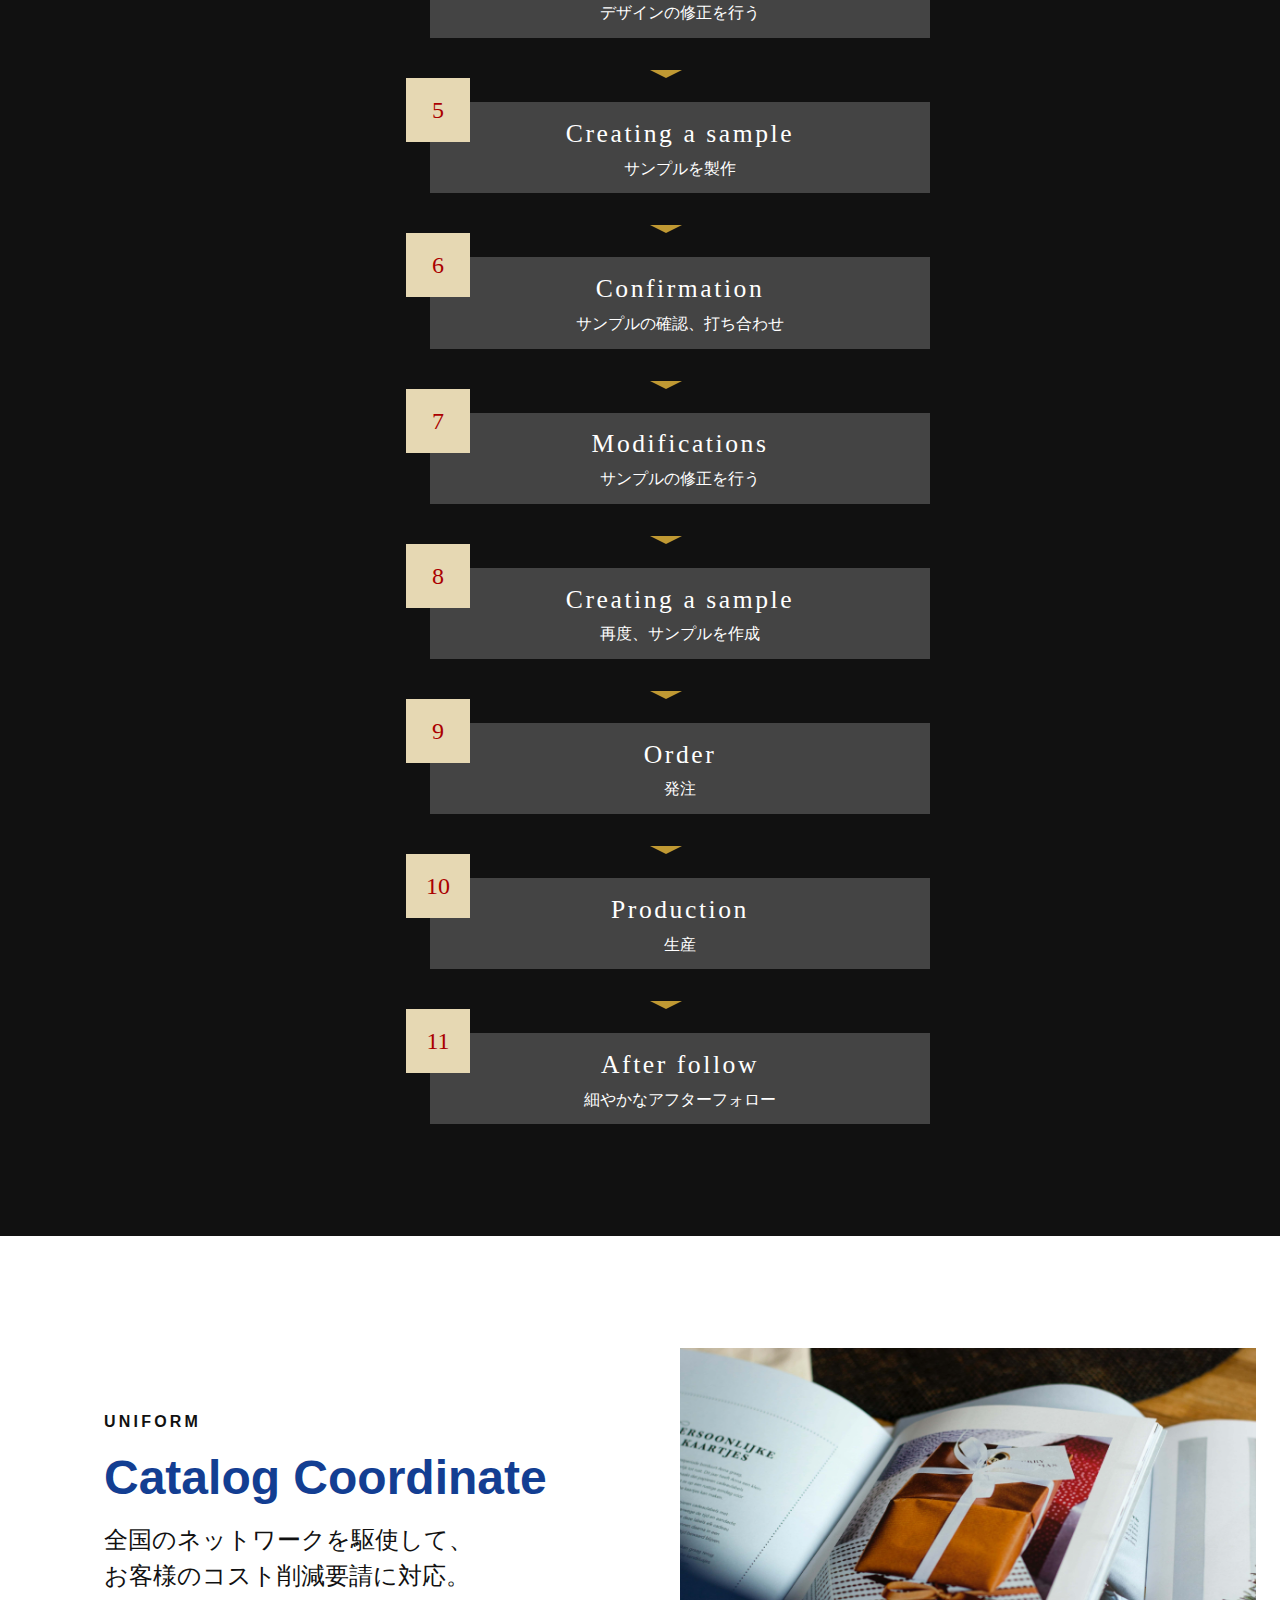
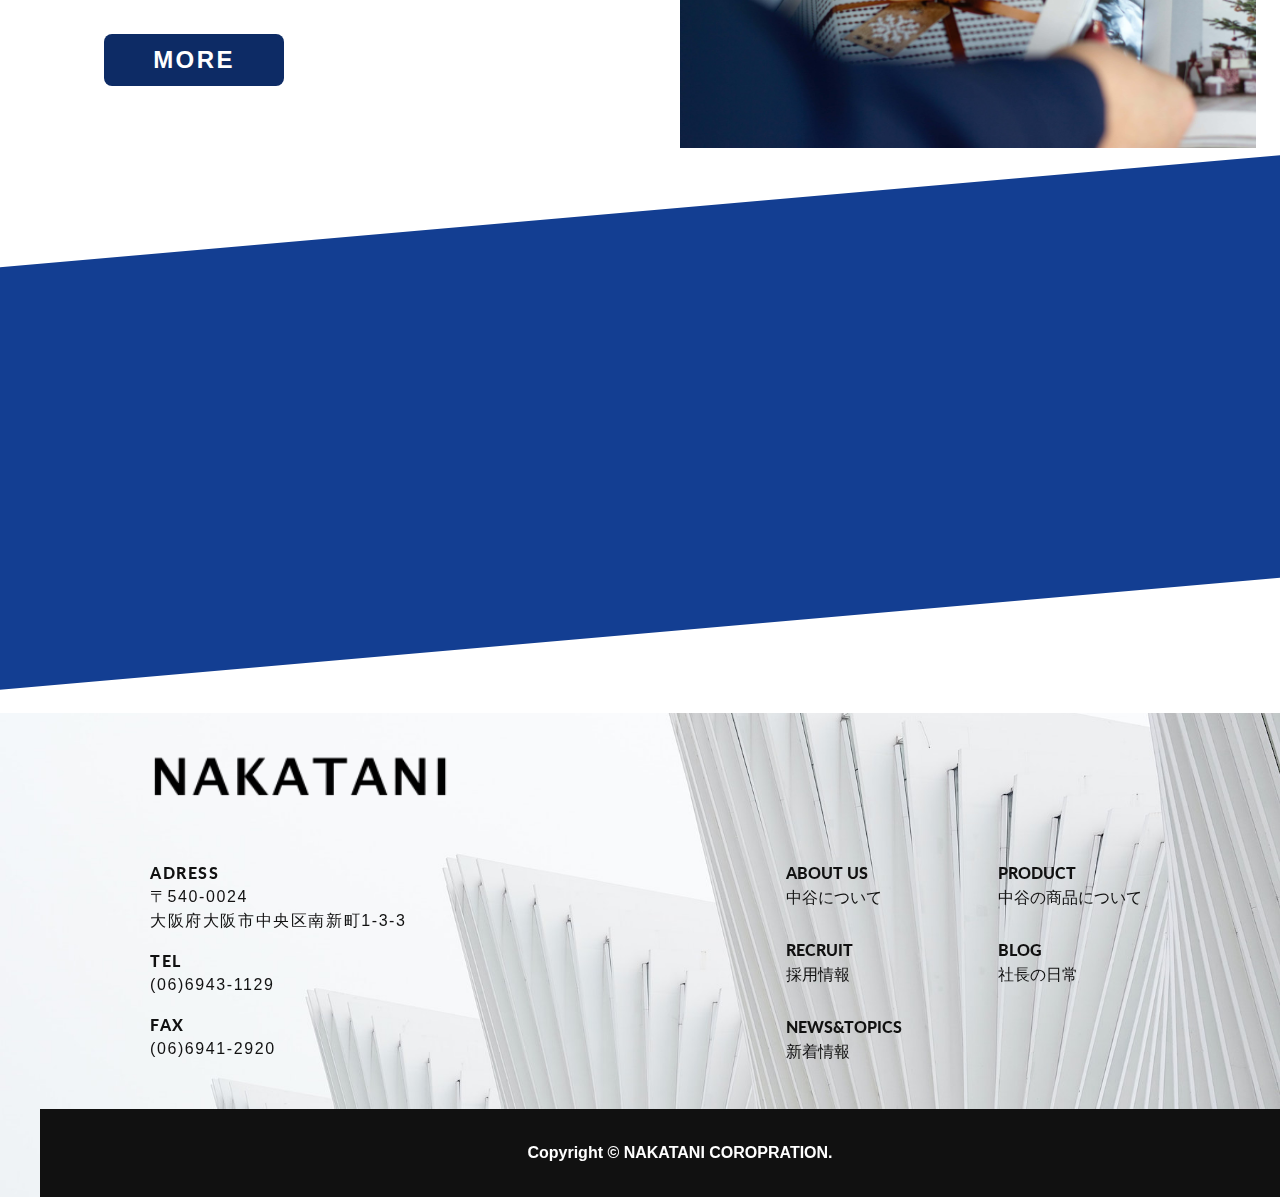
<file: product2.html>
<!DOCTYPE html>
<html lang="ja">
<head prefix="og: http://ogp.me/ns# article: http://ogp.me/ns/article#">
  <meta charset="UTF-8">
  <meta name="viewport" content="width=device-width, initial-scale=1.0">
  <meta http-equiv="X-UA-Compatible" content="ie=edge">
  <title>オーダーメイド|中谷株式会社</title>
  <meta name="description" content="中谷株式会社のオーダーメイドです。">
  <meta property="og:title" content="オーダーメイド|中谷株式会社">
  <meta property="og:description" content="中谷株式会社のオーダーメイドです。
" />
  <meta property="og:type" content="article" />
  <!-- <meta property="og:url" content="http://foo.com" />
  <meta property="og:image" content="http://foo.com/bar.jpg" /> -->
  <!-- <meta property="fb:app_id" content="1234567890123456" /> -->
  <!-- <meta name="twitter:card" content="summary" /> -->
  <!-- <meta name="twitter:site" content="@foo_bar" />
  <meta name="twitter:creator" content="@foo_bar" /> -->
  <link href="https://fonts.googleapis.com/css2?family=Lato:wght@700;900&display=swap" rel="stylesheet">
  <link rel="stylesheet" href="./sass/style.min.css">

</head>

<body>


  <!-- <div class="wrap_overFlow"></div> -->
  <header class="header l-page ">
    <div class="header__img header_product">
      <h1 class="header__img--main">Order Made</h1>
      <p class="header__img--sub">オーダーメイド</p>
    </div>

  </header>

  <nav class="nav">
    <div class="nav__ctt">
      <div class="nav__menu">
        <span class="nav__menu--toggle js-nav__menu--toggle">
          <i></i>
          <i></i>
          <i></i>
        </span>
      </div>
      <div class="nav__ctt--pc lato">
        <a href="./index.html" class="nav__txt">
          <p class="">NAKATANI COROPRATION.</p>
        </a>
        <div class="nav__scroll">
          <p>SCROLL</p>
          <!-- スクロールアイコン -->
          <span class="arrow"></span>
        </div>
      </div>
    </div>
  </nav>
  <div class="sideber">
    <div class="inner">
      <div class="sideber__ctt">
        <a class="sideber__box js-sideber-off" href="about.html">
          <p class="sideber__box__ttl lato">ABOUT US</p>
          <p class="sideber__box__txt">中谷について</p>
        </a>
        <a class="sideber__box js-sideber-off" href="./product.html">
          <p class="sideber__box__ttl lato">PRODUCT</p>
          <p class="sideber__box__txt">中谷の商品について</p>
        </a>
        <a class="sideber__box js-sideber-off" href="./recruit.html">
          <p class="sideber__box__ttl lato">RECRUIT</p>
          <p class="sideber__box__txt">採用情報</p>
        </a>
        <a class="sideber__box js-sideber-off" href="./blog.html">
          <p class="sideber__box__ttl lato">BLOG</p>
          <p class="sideber__box__txt">社長の日常</p>
        </a>
        <a class="sideber__box js-sideber-off" href="./news.html">
          <p class="sideber__box__ttl lato">NEWS&TOPICS</p>
          <p class="sideber__box__txt">新着情報</p>
        </a>
        <!-- <a class="sideber__box js-sideber-off" href="./contact.html">
          <p class="sideber__box__ttl lato">CONTACT</p>
          <p class="sideber__box__txt">お問い合わせ</p>
        </a> -->
        <a class="btn" href="./entry.html">
          <p>ENTRY</p>
        </a>
      </div>
    </div>
  </div>


  <main class="overflow">
    <section class="serviceTop l-section" id="serviceTop">
      <div class="inner ">
        <h2 class="serviceTop__ttl js-fadein">
          MESSAGE
        </h2>
        <div class="serviceTop__ctt">
          <p class="serviceTop__txt">
          本当に必要な機能は削れない<b>『オーダーメイド』</b>という選択。<br class="pc">
          お客様にヒアリングした際、どうしてもオーダーメイドでなければ対応できない場合がございます。<br class="pc">
          例えば、お客様がアレルギーであれば、素材を厳選させて頂きます。<br class="pc">
          近年、誰もが快適に使えるようなユニバーサルデザインが流行です。<br class="pc">
          しかし、ナカタニでは<b>『お客様ひとりひとりのニーズにお応えするデザイン』</b>をオーダーメイドを提供しております。

          </p>
        </div>
      </div>
    </section>
    <section class="catalog l-section" id="Catalog">
      <div class="inner ">
        <h2>オーダーの流れ</h2>
        <div class="catalog__box">
          <p class="catalog__box__ttl mincho">Counseling</p>
          <p class="catalog__box__ttl-sub">ご要望をお伺いする</p>
          <div class="catalog__number">
            <p class="mincho">1</p>
          </div>
        </div>
        <div class="catalog__box">
          <p class="catalog__box__ttl mincho">Design</p>
          <p class="catalog__box__ttl-sub">デザインを作成する</p>
          <div class="catalog__number">
            <p class="mincho">2</p>
          </div>
        </div>
        <div class="catalog__box">
          <p class="catalog__box__ttl mincho">Confirmation</p>
          <p class="catalog__box__ttl-sub">デザインの確認、打ち合わせ</p>
          <div class="catalog__number">
            <p class="mincho">3</p>
          </div>
        </div>
        <div class="catalog__box">
          <p class="catalog__box__ttl mincho">Modifications</p>
          <p class="catalog__box__ttl-sub">デザインの修正を行う</p>
          <div class="catalog__number">
            <p class="mincho">4</p>
          </div>
        </div>
        <div class="catalog__box">
          <p class="catalog__box__ttl mincho">Creating a sample</p>
          <p class="catalog__box__ttl-sub">サンプルを製作</p>
          <div class="catalog__number">
            <p class="mincho">5</p>
          </div>
        </div>
        <div class="catalog__box">
          <p class="catalog__box__ttl mincho">Confirmation</p>
          <p class="catalog__box__ttl-sub">サンプルの確認、打ち合わせ</p>
          <div class="catalog__number">
            <p class="mincho">6</p>
          </div>
        </div>
        <div class="catalog__box">
          <p class="catalog__box__ttl mincho">Modifications</p>
          <p class="catalog__box__ttl-sub">サンプルの修正を行う</p>
          <div class="catalog__number">
            <p class="mincho">7</p>
          </div>
        </div>
        <div class="catalog__box">
          <p class="catalog__box__ttl mincho">Creating a sample</p>
          <p class="catalog__box__ttl-sub">再度、サンプルを作成</p>
          <div class="catalog__number">
            <p class="mincho">8</p>
          </div>
        </div>
        <div class="catalog__box">
          <p class="catalog__box__ttl mincho">Order</p>
          <p class="catalog__box__ttl-sub">発注</p>
          <div class="catalog__number">
            <p class="mincho">9</p>
          </div>
        </div>
        <div class="catalog__box">
          <p class="catalog__box__ttl mincho">Production</p>
          <p class="catalog__box__ttl-sub">生産</p>
          <div class="catalog__number">
            <p class="mincho">10</p>
          </div>
        </div>
        <div class="catalog__box">
          <p class="catalog__box__ttl mincho">After follow</p>
          <p class="catalog__box__ttl-sub">細やかなアフターフォロー</p>
          <div class="catalog__number">
            <p class="mincho">11</p>
          </div>
        </div>
      </div>

    </section>
    <div class="inner product">
      <a href="./product1.html" class="productCTT">
        <div class="productCTT__txtBox">
          <p class="productCTT__txtBox__ttl-sub">UNIFORM</p>
          <h3 class="productCTT__txtBox__ttl-main">Catalog Coordinate</h3>
          <p class="productCTT__txtBox__txt">
                        全国のネットワークを駆使して、<br>
                        お客様のコスト削減要請に対応。
                      </p>
          <p class="btn productCTT__btn">MORE</p>
        </div>
        <div class="productCTT__imgBox">
          <img src="./img/product_catalog.jpg" class="object-fit" alt="">
        </div>
      </a>
    </div>




    <section class="companyEntry l-section naname" id="companyEntry">
      <div class="inner">
        <div class="companyEntry__ctt js-fadein-children">
          <p class="companyEntry__txt mincho">メールでのお問い合わせ</p>
          <!-- <p class="companyEntry__txt mincho">私たちは、常に新しい仲間を歓迎します。</p> -->

          <a href="mailto:info@zhonggu.co.jp?subject=ホームページを見て、問い合わせしました。" class="btn">
            Contact
          </a>
        </div>
      </div>
    </section>

  </main>


  <footer class="footer">
    <div class="inner">



      <div class="div footer__log">
        <a class="footer__logo--img" href="./index.html">
          <img src="./img/logo.png" alt="NAKATANI">
        </a>
      </div>

      <div class="footer__ctt">
        <div class="footer__access">
          <div class="footer__access-ctt">
            <p class="footer__access-ttl lato">ADRESS</p>
            <p class="footer__access-txt">〒540-0024<br>
            大阪府大阪市中央区南新町1-3-3</p>
            <p class="footer__access-ttl lato">TEL</p>
            <p class="footer__access-txt">(06)6943-1129</p>
            <p class="footer__access-ttl lato">FAX</p>
            <p class="footer__access-txt">(06)6941-2920</p>
          </div>
        </div>
        <ul class="footer__boxes">
          <li class="footer__box"><a href="./about.html">
              <span class="lato">ABOUT US</span>
              <br>
              中谷について
            </a></li>
          <li class="footer__box"><a href="./product.html">
              <span class="lato">PRODUCT</span>
              <br>
              中谷の商品について
            </a></li>
          <li class="footer__box"><a href="./recruit.html">
              <span class="lato">RECRUIT</span>
              <br>
              採用情報
            </a></li>
          <li class="footer__box"><a href="./blog.html">
              <span class="lato">BLOG</span>
              <br>
              社長の日常
            </a></li>
          <li class="footer__box"><a href="./news.html">
              <span class="lato">NEWS&TOPICS</span>
              <br>
              新着情報
            </a></li>
          <!-- <li class="footer__box"><a href="./contact.html">
              <span class="lato">CONTACT</span>
              <br>
              お問い合わせ
            </a></li> -->
        </ul>

      </div>
      <p class="footer__signiture">Copyright &copy; NAKATANI COROPRATION.</p>
    </div>
  </footer>




  <!-- jQuery min-->
  <script src="https://code.jquery.com/jquery-3.4.1.min.js" integrity="sha256-CSXorXvZcTkaix6Yvo6HppcZGetbYMGWSFlBw8HfCJo=" crossorigin="anonymous"></script>

  <script type="text/javascript" src="./js/app.js"></script>
  <script type="text/javascript" src="./js/loading.js"></script>


  <!-- objectFitImages -->
  <script src="js/ofi.min.js"></script>
  <script>
    objectFitImages('img.object-fit');
  </script>
</body>
</html>
</file>
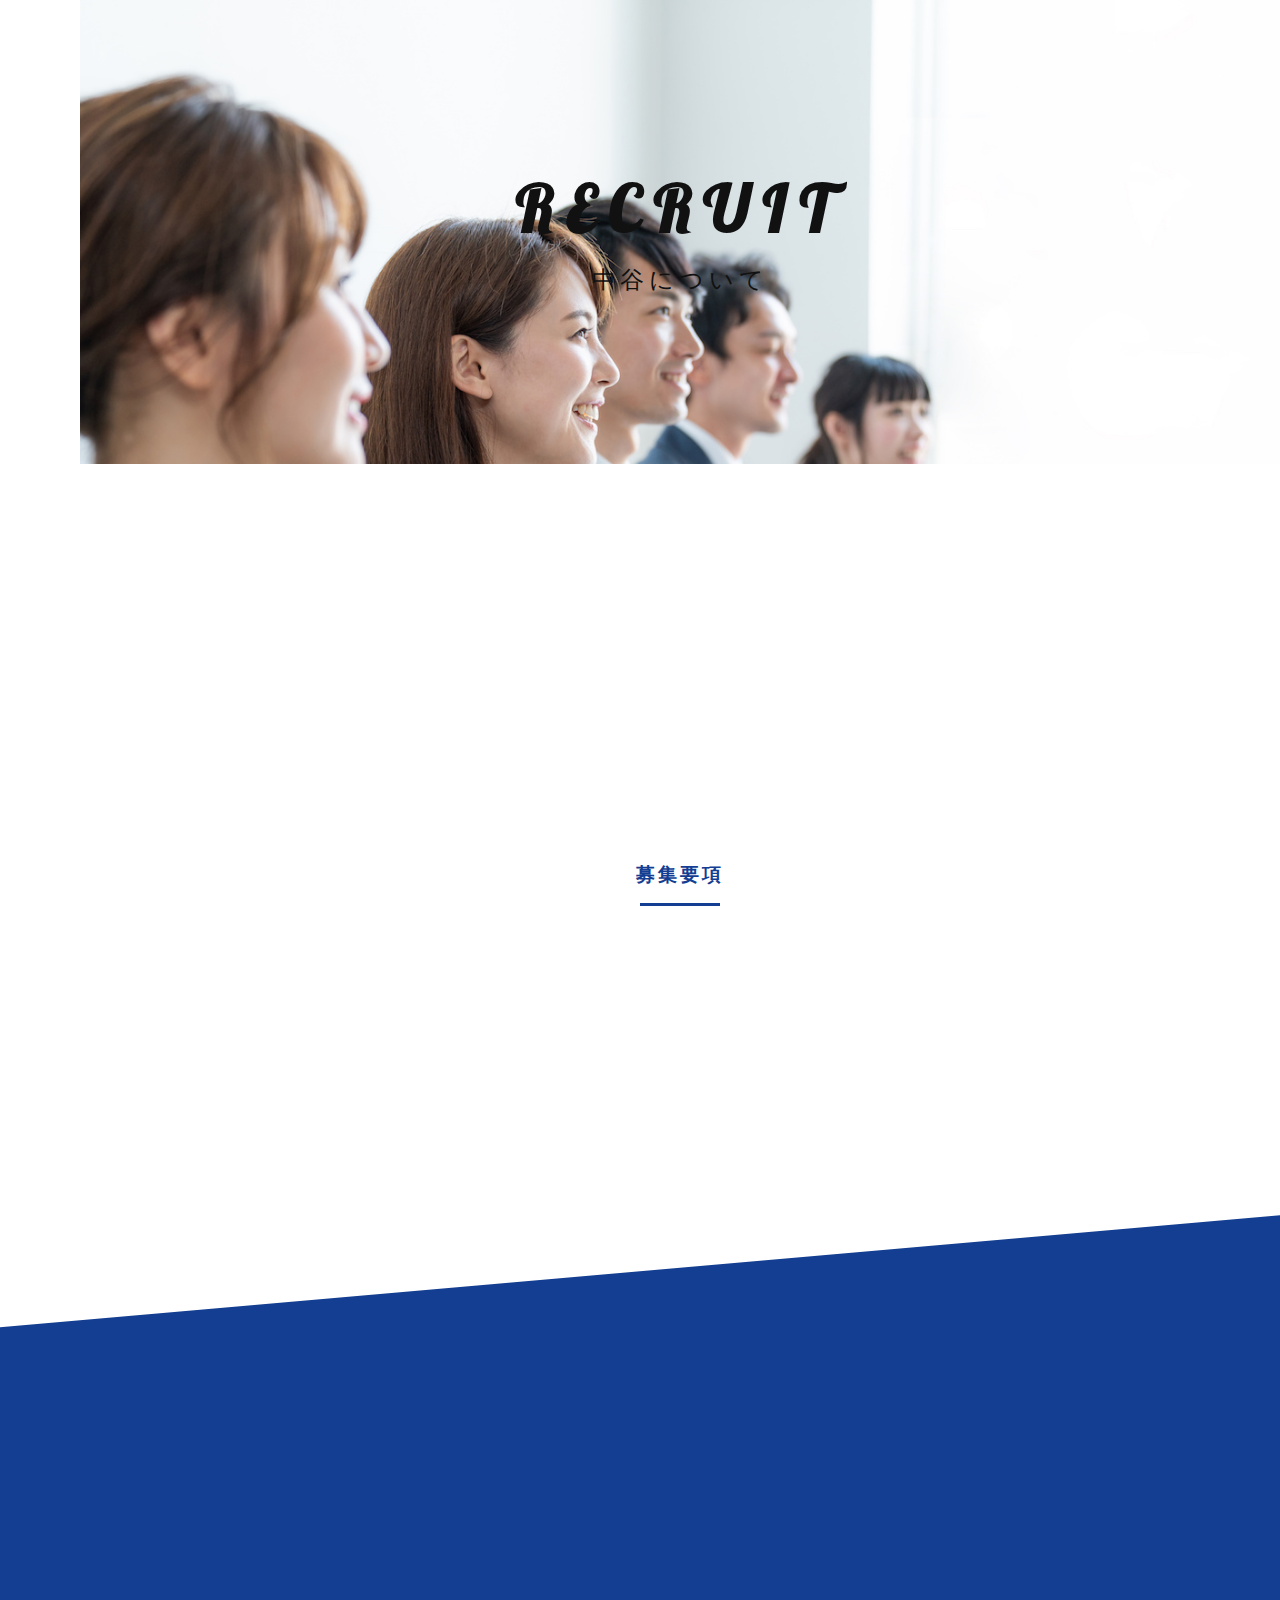
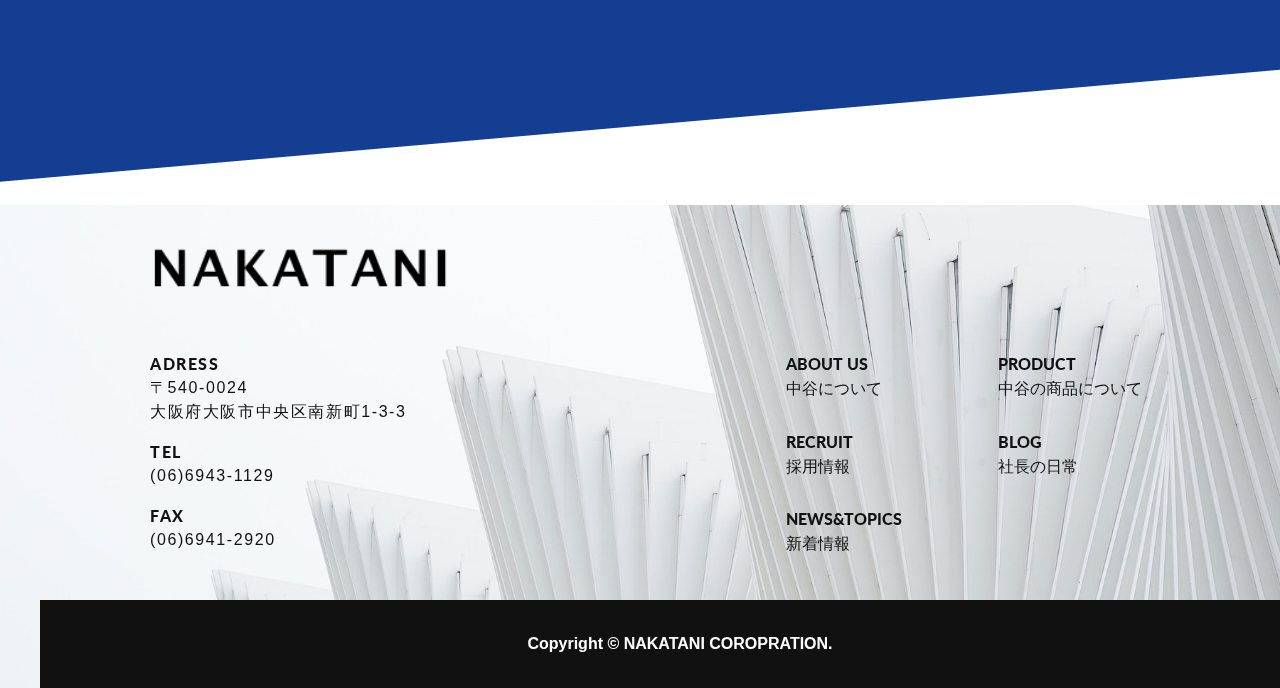
<file: recruit.html>
<!DOCTYPE html>
<html lang="ja">
<head prefix="og: http://ogp.me/ns# article: http://ogp.me/ns/article#">
  <meta charset="UTF-8">
  <meta name="viewport" content="width=device-width, initial-scale=1.0">
  <meta http-equiv="X-UA-Compatible" content="ie=edge">
  <title>採用情報|中谷株式会社</title>
  <meta name="description" content="中谷株式会社の採用情報です。">
  <meta property="og:title" content="採用情報|中谷株式会社">
  <meta property="og:description" content="中谷株式会社の採用情報です。
" />
  <meta property="og:type" content="article" />
  <meta property="og:image" content="https://sora3.sakura.ne.jp/update/nakatani/img/recruit.jpg" />
  <meta property="og:url" content="https://sora3.sakura.ne.jp/update/nakatani" />

  <link href="https://fonts.googleapis.com/css2?family=Lato:wght@700;900&display=swap" rel="stylesheet">
  <link rel="stylesheet" href="./sass/style.min.css">

</head>

<body>


  <!-- <div class="wrap_overFlow"></div> -->
  <header class="header l-page ">
    <div class="header__img header_recruit">
      <h1 class="header__img--main">RECRUIT</h1>
      <p class="header__img--sub">中谷について</p>
    </div>

  </header>

  <nav class="nav">
    <div class="nav__ctt">
      <div class="nav__menu">
        <span class="nav__menu--toggle js-nav__menu--toggle">
          <i></i>
          <i></i>
          <i></i>
        </span>
      </div>
      <div class="nav__ctt--pc lato">
        <a href="./index.html" class="nav__txt">
          <p class="">NAKATANI COROPRATION.</p>
        </a>
        <div class="nav__scroll">
          <p>SCROLL</p>
          <!-- スクロールアイコン -->
          <span class="arrow"></span>
        </div>
      </div>
    </div>
  </nav>
  <div class="sideber">
    <div class="inner">
      <div class="sideber__ctt">
        <a class="sideber__box js-sideber-off" href="about.html">
          <p class="sideber__box__ttl lato">ABOUT US</p>
          <p class="sideber__box__txt">中谷について</p>
        </a>
        <a class="sideber__box js-sideber-off" href="./product.html">
          <p class="sideber__box__ttl lato">PRODUCT</p>
          <p class="sideber__box__txt">中谷の商品について</p>
        </a>
        <a class="sideber__box js-sideber-off" href="./recruit.html">
          <p class="sideber__box__ttl lato">RECRUIT</p>
          <p class="sideber__box__txt">採用情報</p>
        </a>
        <a class="sideber__box js-sideber-off" href="./blog.html">
          <p class="sideber__box__ttl lato">BLOG</p>
          <p class="sideber__box__txt">社長の日常</p>
        </a>
        <a class="sideber__box js-sideber-off" href="./news.html">
          <p class="sideber__box__ttl lato">NEWS&TOPICS</p>
          <p class="sideber__box__txt">新着情報</p>
        </a>
        <!-- <a class="sideber__box js-sideber-off" href="./contact.html">
          <p class="sideber__box__ttl lato">CONTACT</p>
          <p class="sideber__box__txt">お問い合わせ</p>
        </a> -->
        <a class="btn" href="./entry.html">
          <p>ENTRY</p>
        </a>
      </div>
    </div>
  </div>


  <main class="overflow">
    <section class="serviceTop l-section" id="serviceTop">
      <div class="inner js-fadein-children">
        <h2 class="serviceTop__ttl">
                  MESSAGE
                </h2>
        <div class="serviceTop__ctt">
          <p class="serviceTop__txt">
            ユニフォームの企画・製造・販売を手掛けて100年以上の私たちは、<br class="pc">
            今後さらなる成長を目指すため、新たな営業メンバーを募集します。<br class="pc">
            成熟産業と言われる繊維業界の中でもユニフォームは、まだまだ伸びしろがある成長分野です。<br class="pc">
            100年企業ならではの腰を据えて働ける環境で、活躍しませんか？
                  </p>
        </div>
      </div>
    </section>



    <section class="recruitMain l-section" id="recruitMain">
      <div class="inner">
        <h2>募集要項</h2>
        <div class="recruitMain__ctt js-fadein-children">
          <a class="recruitMain__box" href="./occupation1.html">
            <p class="recruitMain__txt">営業職</p>
          </a>
          <a class="recruitMain__box" href="./occupation2.html">
            <p class="recruitMain__txt">事務職</p>
          </a>
          <!-- <a class="recruitMain__box" href="./occupation3.html">
            <p class="recruitMain__txt">設計</p>
          </a> -->
        </div>
      </div>
    </section>
    <section class="companyEntry l-section naname" id="companyEntry">
      <div class="inner">
        <div class="companyEntry__ctt js-fadein-children">
          <p class="companyEntry__txt mincho">皆様のエントリーをお待ちしております。</p>
          <p class="companyEntry__txt mincho">私たちは、常に新しい仲間を歓迎します。</p>

          <a href="./entry.html" class="btn">
            Entry
          </a>
        </div>
      </div>
    </section>

  </main>


  <footer class="footer">
    <div class="inner">



      <div class="div footer__log">
        <a class="footer__logo--img" href="./index.html">
          <img src="./img/logo.png" alt="NAKATANI">
        </a>
      </div>

      <div class="footer__ctt">
        <div class="footer__access">
          <div class="footer__access-ctt">
            <p class="footer__access-ttl lato">ADRESS</p>
            <p class="footer__access-txt">〒540-0024<br>
            大阪府大阪市中央区南新町1-3-3</p>
            <p class="footer__access-ttl lato">TEL</p>
            <p class="footer__access-txt">(06)6943-1129</p>
            <p class="footer__access-ttl lato">FAX</p>
            <p class="footer__access-txt">(06)6941-2920</p>
          </div>
        </div>
        <ul class="footer__boxes">
          <li class="footer__box"><a href="./about.html">
              <span class="lato">ABOUT US</span>
              <br>
              中谷について
            </a></li>
          <li class="footer__box"><a href="./product.html">
              <span class="lato">PRODUCT</span>
              <br>
              中谷の商品について
            </a></li>
          <li class="footer__box"><a href="./recruit.html">
              <span class="lato">RECRUIT</span>
              <br>
              採用情報
            </a></li>
          <li class="footer__box"><a href="./blog.html">
              <span class="lato">BLOG</span>
              <br>
              社長の日常
            </a></li>
          <li class="footer__box"><a href="./news.html">
              <span class="lato">NEWS&TOPICS</span>
              <br>
              新着情報
            </a></li>
          <!-- <li class="footer__box"><a href="./contact.html">
              <span class="lato">CONTACT</span>
              <br>
              お問い合わせ
            </a></li> -->
        </ul>

      </div>
      <p class="footer__signiture">Copyright &copy; NAKATANI COROPRATION.</p>
    </div>
  </footer>




  <!-- jQuery min-->
  <script src="https://code.jquery.com/jquery-3.4.1.min.js" integrity="sha256-CSXorXvZcTkaix6Yvo6HppcZGetbYMGWSFlBw8HfCJo=" crossorigin="anonymous"></script>

  <script type="text/javascript" src="./js/app.js"></script>
  <script type="text/javascript" src="./js/loading.js"></script>


  <!-- objectFitImages -->
  <script src="js/ofi.min.js"></script>
  <script>
    objectFitImages('img.object-fit');
  </script>
</body>
</html>
</file>
<file: sass/style.min.css>
@import url("https://fonts.googleapis.com/css2?family=Lobster&display=swap");.inner{width:100%;max-width:1188px;margin:0 auto;padding:0 24px 0 104px}@media screen and (max-width: 1179px){.inner{padding:0 24px 0 104px}}@media screen and (max-width: 768px){.inner{padding:0 16px}}html,body,div,span,applet,object,iframe,h1,h2,h3,h4,h5,h6,p,blockquote,pre,a,abbr,acronym,address,big,cite,code,del,dfn,em,img,ins,kbd,q,s,samp,small,strike,strong,sub,sup,tt,var,b,u,i,center,dl,dt,dd,ol,ul,li,fieldset,form,label,legend,table,caption,tbody,tfoot,thead,tr,th,td,article,aside,canvas,details,embed,figure,figcaption,footer,header,hgroup,menu,nav,output,ruby,section,summary,time,mark,audio,video{margin:0;padding:0;border:0;font-size:100%;font:inherit;vertical-align:baseline}article,aside,details,figcaption,figure,footer,header,hgroup,menu,nav,section{display:block}body{line-height:1}ol,ul{list-style:none}blockquote,q{quotes:none}blockquote:before,blockquote:after,q:before,q:after{content:'';content:none}table{border-collapse:collapse;border-spacing:0}*,*::before,*::after{box-sizing:border-box}.lobster{font-family:'Lobster', cursive}a{text-decoration:none;cursor:pointer}body{font-size:fz(16);font-family:'Avenir','Helvetica Neue','Helvetica','Arial','Hiragino Sans','ヒラギノ角ゴシック',YuGothic,'Yu Gothic','メイリオ', Meiryo,'ＭＳ Ｐゴシック','MS PGothic';background-color:#fff;color:#111;line-height:1.5;overflow-x:hidden}.mincho{font-family:"ヒラギノ明朝 ProN W6", "HiraMinProN-W6", "HG明朝E", "ＭＳ Ｐ明朝", "MS PMincho", "MS 明朝", serif}.gothic{font-family:'Avenir','Helvetica Neue','Helvetica','Arial','Hiragino Sans','ヒラギノ角ゴシック',YuGothic,'Yu Gothic','メイリオ', Meiryo,'ＭＳ Ｐゴシック','MS PGothic'}.lato{font-family:'Lato', sans-serif;font-weight:900}b{font-weight:bold}.pc{display:none}@media screen and (min-width: 768px){.pc{display:block}}.sp{display:none}@media screen and (max-width: 768px){.sp{display:block}}.overflow{overflow:hidden}.object-fit{-o-object-fit:cover;object-fit:cover;font-family:'object-fit: cover;';width:100%;height:100%}figure{display:block}img{width:100%;height:100%}section{margin-top:4rem;padding:0 7% 3rem}@media screen and (max-width: 768px){section{padding:0 1rem 3rem;margin-top:2rem}}.btn{display:inline-block;font-size:2rem;font-weight:bold;letter-spacing:.1em;text-align:center;width:100%;max-width:500px;transition:background-color .25s;transition:opacity .25s;color:#fff;background-color:#0d2b65;margin-top:2.5rem;padding:.4rem .4rem;border-radius:.5rem}.btn:hover{cursor:pointer;opacity:.9}.mainColor{color:#133E92}.topTxt{color:#133E92;letter-spacing:.28em}.topTxt .mainTxt{font-size:3rem;font-weight:bold}@media screen and (max-width: 768px){.topTxt .mainTxt{font-size:2rem}}.header{position:relative;padding:0 5rem}@media screen and (max-width: 768px){.header{padding:0}}.header__ttl{position:relative;height:5rem;margin:0 auto}@media screen and (max-width: 768px){.header__ttl{height:3rem}}.header__ttl a{position:absolute;width:20rem;height:auto;top:50%;left:50%;transform:translate(-50%, -40%)}@media screen and (max-width: 768px){.header__ttl a{width:15rem}}.header__ttl__txt{font-weight:bold;font-size:3rem;color:#133E92;letter-spacing:.1em}.header__video{position:relative;width:100%;height:calc(90vh - 50px);border-top:25px solid #111;border-bottom:25px solid #111;overflow:hidden}@media screen and (max-width: 768px){.header__video{height:calc(50vh - 50px)}}.header__video video{position:absolute;z-index:1;min-width:100%;min-height:100%;left:50%;top:50%;transform:translate(-50%, -50%);overflow:hidden;opacity:1;transition-property:opacity;transition-duration:2000ms}.header__video .video__black{position:absolute;z-index:0;min-width:100%;min-height:100%;left:0px;top:0px;background-color:#111;background:url(../img/top_mv.png) center center/cover no-repeat}.header__txt{position:absolute;left:50%;top:50%;z-index:3;transform:translate(-50%, -50%);text-align:center;color:#111;white-space:nowrap;font-size:3rem;letter-spacing:.1em}@media screen and (max-width: 768px){.header__txt{font-size:2rem}}.header__txt--sub{font-size:1.5rem;margin-top:4rem;font-weight:bold}@media screen and (max-width: 768px){.header__txt--sub{font-size:1rem;margin-top:2rem}}.header .pc__right{display:none}@media screen and (min-width: 768px){.header .pc__right{display:block;position:absolute;right:1.75rem;top:35%;background-color:#fff;background-color:rgba(255,255,255,0.2);margin-left:auto;-ms-writing-mode:tb-rl;writing-mode:vertical-rl;text-align:center;letter-spacing:0.23em}}.nav{position:fixed;top:0;left:0;width:3rem;height:100vh;z-index:10000;transform:translateY(-5rem);transition:transform 1s}@media screen and (min-width: 768px){.nav{width:5rem;transform:translateX(-5rem)}}.nav.show{transform:translateX(0)}.nav__menu{display:flex;align-items:center;justify-content:center;height:3rem;width:100%;background-color:#133E92}@media screen and (min-width: 768px){.nav__menu{height:5rem}}.nav__menu--toggle{position:relative;display:block;height:1.5rem;width:2rem;cursor:pointer}@media screen and (min-width: 768px){.nav__menu--toggle{height:2rem;width:3rem}}.nav__menu--toggle i{display:block;width:100%;height:2px;background-color:#fff;position:absolute;transition:transform .5s, opacity .5s}@media screen and (min-width: 768px){.nav__menu--toggle i{height:4px}}.nav__menu--toggle i:nth-child(1){top:0}.nav__menu--toggle i:nth-child(2){top:0;bottom:0;margin:auto}.nav__menu--toggle i:nth-child(3){bottom:0}.nav__menu--toggle.show i:nth-child(1){transform:translateY(12px) rotate(-45deg)}@media screen and (min-width: 768px){.nav__menu--toggle.show i:nth-child(1){transform:translateY(16px) rotate(-45deg)}}.nav__menu--toggle.show i:nth-child(2){opacity:0}.nav__menu--toggle.show i:nth-child(3){transform:translateY(-10px) rotate(45deg)}@media screen and (min-width: 768px){.nav__menu--toggle.show i:nth-child(3){transform:translateY(-12px) rotate(45deg)}}.nav__ctt--pc{display:none}@media screen and (min-width: 768px){.nav__ctt--pc{display:block}}.nav__txt{background-color:#fff;background-color:rgba(255,255,255,0.2);color:#111;height:calc(100vh - 20rem);width:100%;-ms-writing-mode:tb-rl;writing-mode:vertical-rl;transform:rotate(180deg);text-align:center;padding-right:1.75rem;letter-spacing:0.23em}.nav__scroll{position:relative;background-color:#fff;background-color:rgba(255,255,255,0.2);height:15rem;width:100%;-ms-writing-mode:tb-rl;writing-mode:vertical-rl;transform:rotate(180deg);padding:0 1.75rem 3rem 0;text-align:right;letter-spacing:0.23em;color:#133E92}.nav .arrow{width:1px;height:100px;background-color:#fff;background-color:rgba(255,255,255,0.2);position:absolute;overflow:hidden;top:0;left:50%;transform:rotate(-180deg)}.nav .arrow::before{content:'';width:2px;height:100px;background-color:#133E92;position:absolute;top:0;left:0;-webkit-animation:arrow 2s ease 0s infinite normal;animation:arrow 2s ease 0s infinite normal}@keyframes arrow{0%{-webkit-transform:translate3d(-50%, 0, 0);transform:translate3d(-50%, 0, 0)}60%{-webkit-transform:translate3d(-50%, 100px, 0);transform:translate3d(-50%, 100px, 0)}100%{-webkit-transform:translate3d(-50%, 100px, 0);transform:translate3d(-50%, 100px, 0)}}.sideber{position:fixed;top:0;left:0;background-color:rgba(255,255,255,0.8);width:100%;height:100vh;-webkit-transform:translateX(-100%);transform:translateX(-100%);-webkit-transition:-webkit-transform .5s ease-in-out;transition:-webkit-transform .5s ease-in-out;transition:transform .5s ease-in-out;transition:transform .5s ease-in-out, -webkit-transform .5s ease-in-out;z-index:9999}@media screen and (min-width: 768px){.sideber{padding-left:5rem;width:18rem;transform:translateX(-18rem)}}.sideber.show{-webkit-transform:translateX(0);transform:translateX(0)}.sideber .inner{padding:24px}.sideber__ctt{display:-webkit-box;display:-ms-flexbox;display:flex;-webkit-box-pack:center;-ms-flex-pack:center;justify-content:center;-ms-flex-wrap:wrap;flex-wrap:wrap;text-align:center;padding-top:2rem}.sideber__box{width:100%;margin-top:1.5rem;-webkit-transition:opacity .2s;transition:opacity .2s}@media screen and (min-width: 768px){.sideber__box{margin-top:3rem}}.sideber__box__ttl{font-weight:bold;font-size:1.2rem;color:#111}.sideber__box__txt{font-size:.8rem;color:#111}.sideber__box:hover{opacity:.6}.sideber__fixed{position:fixed;bottom:0;left:0;width:100%;max-width:100%;background-color:#DB9208}@media screen and (min-width: 768px){.sideber__fixed{padding-left:7rem;font-size:2.5rem}}.about{margin-top:6rem}@media screen and (max-width: 768px){.about{margin-top:3rem}}.about__ctt{display:flex;justify-content:space-between;align-items:center;flex-wrap:wrap}@media screen and (max-width: 768px){.about__ctt{justify-content:center}}.about__img{flex:1;margin-right:2rem}@media screen and (max-width: 768px){.about__img{order:-1;margin-right:0;width:100%;flex:auto}}.about__boxes{width:320px}@media screen and (max-width: 768px){.about__boxes{width:100%;margin-top:1rem}}.about__ttl{font-size:3rem;line-height:1}.about__ttl--sub{margin-top:1.5rem;font-size:1.2rem;font-weight:bold}.about__txt{margin-top:1.5rem}.about__btn{font-size:1rem;max-width:100px;margin-top:1.5rem}@media screen and (max-width: 768px){.about__btn{max-width:100%;padding:.5rem 0}}.product{margin-top:6rem}@media screen and (max-width: 768px){.product{margin-top:3rem}}.product__ctt{display:flex;justify-content:space-between;align-items:center;flex-wrap:wrap}@media screen and (max-width: 768px){.product__ctt{justify-content:center}}.product__img{flex:1;margin-left:2rem;order:1}@media screen and (max-width: 768px){.product__img{order:-1;margin-left:0;width:100%;flex:auto}}.product__boxes{width:320px}@media screen and (max-width: 768px){.product__boxes{width:100%;margin-top:1rem}}.product__ttl{font-size:3rem;line-height:1}.product__ttl--sub{margin-top:1.5rem;font-size:1.2rem;font-weight:bold}.product__txt{margin-top:1.5rem}.product__btn{font-size:1rem;max-width:100px;margin-top:1.5rem}@media screen and (max-width: 768px){.product__btn{max-width:100%;padding:.5rem 0}}.message{text-align:center}.message__ctt{position:relative;background:url(../img/message.jpeg) center center/cover no-repeat;margin:0 calc(50% - 50vw);width:100vw;line-height:1.75}@media screen and (min-width: 768px){.message__ctt{background-attachment:fixed}}.message__txt{text-align:center;padding:10rem 0;padding-right:5rem;margin-top:2rem;color:#fff;font-size:1.2rem}@media screen and (max-width: 768px){.message__txt{padding:6rem 0}}.recruit{margin-top:6rem}@media screen and (max-width: 768px){.recruit{margin-top:3rem}}.recruit__ctt{display:flex;justify-content:space-between;align-items:center;flex-wrap:wrap}@media screen and (max-width: 768px){.recruit__ctt{justify-content:center}}.recruit__img{width:50%}@media screen and (max-width: 768px){.recruit__img{width:100%;flex:auto}}.recruit__boxes{width:50%;text-align:center}@media screen and (max-width: 768px){.recruit__boxes{text-align:left;width:100%;margin-top:1rem}}.recruit__ttl{font-size:2rem;line-height:1}.recruit__ttl--sub{margin-top:1.2rem;font-size:1rem;font-weight:bold}.recruit__txt{margin-top:1rem}.recruit__btn{font-size:1rem;max-width:100px;margin-top:1.5rem}@media screen and (max-width: 768px){.recruit__btn{max-width:100%;padding:.5rem 0}}.blog{margin-top:0rem}.blog__ctt{display:flex;justify-content:space-between;align-items:center;flex-wrap:wrap}@media screen and (max-width: 768px){.blog__ctt{justify-content:center}}.blog__img{width:50%}@media screen and (max-width: 768px){.blog__img{width:100%;flex:auto}}.blog__boxes{width:50%;text-align:center;order:-1}@media screen and (max-width: 768px){.blog__boxes{text-align:left;order:1;width:100%;margin-top:1rem}}.blog__ttl{font-size:2rem;line-height:1}.blog__ttl--sub{margin-top:1.2rem;font-size:1rem;font-weight:bold}.blog__txt{margin-top:1rem}.blog__btn{font-size:1rem;max-width:100px;margin-top:1.5rem}@media screen and (max-width: 768px){.blog__btn{max-width:100%;padding:.5rem 0}}.news{padding:3rem 0;background-color:#133E92;color:#fff}.news__ttl{text-align:center;font-size:1.3rem;font-weight:bold}.news__boxes{margin-top:2rem;padding-bottom:2rem}.news__box{display:flex;border-bottom:0.1rem solid #fff;width:100%;max-width:700px;margin:1rem auto 0;padding:0 1rem .2rem}.news__time{margin-right:2rem}.news a.btn{display:block;margin:2rem auto 0}.footer{background:url(../img/footer.png) center center/cover no-repeat;color:#111;text-align:center;position:relative;padding-top:2rem}.footer__map{padding:4rem 0;display:flex;justify-content:center;align-items:center;flex-wrap:wrap}.footer__map__box{height:300px;overflow:hidden;position:relative;flex:1;padding:0 2rem}@media screen and (max-width: 768px){.footer__map__box{width:100%;flex:auto;padding:0}}.footer__map__box iframe{width:100%}.footer__map__txtBox{width:300px}@media screen and (max-width: 768px){.footer__map__txtBox{width:100%;margin-top:2rem}}.footer__map__txtBox__ttl{font-size:2rem;font-weight:bold}.footer__map__txtBox__txt{line-height:2}.footer__map__txtBox .btn{background-color:#133E92;font-size:1.5rem;padding:.5rem 0;border-radius:.5rem}@media screen and (max-width: 768px){.footer__map__txtBox .btn{margin-top:2rem}}.footer__logo--img{display:block;width:300px}.footer__ctt{display:flex;margin-top:2rem;flex-wrap:wrap}.footer__boxes{display:flex;flex-wrap:wrap;margin:0 auto;width:40%;max-width:30rem}@media screen and (max-width: 768px){.footer__boxes{width:100%}}.footer__box{width:50%;margin-top:1rem;text-align:left}.footer__box a{color:#111;transition:color .3s}.footer__box a:hover{color:#133E92}.footer__access{width:60%}@media screen and (max-width: 768px){.footer__access{width:100%}}.footer__access-ctt{margin:1rem auto;letter-spacing:.1em;text-align:left}.footer__access-ttl{margin-top:1rem}.footer__access-txt{font-size:1rem}.footer__signiture{margin-top:3rem;padding:2rem 0;font-weight:bold;background-color:#111;margin:2rem calc(50% - 50vw) 0;width:100vw;color:#fff}.header__img{position:relative;background:url(../img/company.png) center center/cover no-repeat;width:100%;overflow:hidden;display:flex;flex-wrap:wrap;justify-content:center;align-items:center;padding:10rem 0;text-align:center}@media screen and (max-width: 768px){.header__img{padding:5rem 0}}@media screen and (min-width: 768px){.header__img{background-attachment:fixed}}.header__img--main{width:100%;color:#111;font-weight:bold;font-size:4rem;letter-spacing:.2em;font-family:'Lobster', cursive}@media screen and (max-width: 768px){.header__img--main{font-size:2rem;white-space:nowrap}}.header__img--sub{width:100%;color:#111;font-size:1.5rem;letter-spacing:.2em;line-height:2}@media screen and (max-width: 768px){.header__img--sub{font-size:1rem}}.l-section{margin-top:4rem;padding-bottom:3rem}.l-section h2{position:relative;text-align:center;color:#133E92;font-weight:bold;font-size:1.2rem;margin-bottom:3rem;letter-spacing:.16em}.l-section h2:before{position:absolute;content:'';display:block;width:80px;height:3px;background-color:#133E92;bottom:-1rem;left:50%;transform:translateX(-50%)}.l-section h2.white{color:#fff}.l-section h2.white:before{background-color:#fff}.header__img.header_about{background-image:url(../img/about.png)}.companyGreeting__txtBox{margin-right:0}@media screen and (max-width: 768px){.companyGreeting__txtBox{width:100%;margin-right:0}}.companyGreeting__txtBox__ttl{font-weight:bold;font-size:1.1rem}.companyGreeting__txt{margin-top:2rem;text-align:center;line-height:2}@media screen and (max-width: 768px){.companyGreeting__txt{text-align:left}}.companyGreeting__txt--big{margin-left:1rem;font-weight:bold;font-size:1.2rem}.companyAbout{text-align:center}.companyAbout__ttl{color:#fff}.companyAbout__txt{font-size:1.2rem;letter-spacing:.2em}@media screen and (max-width: 768px){.companyAbout__txt{font-size:1rem}}.companyHistory__ctt{max-width:700px;margin:4rem auto 0}.companyHistory__box{display:flex;border-bottom:1px solid #A5A5A5;padding:1rem 0}.companyHistory__box--ttl{width:20%;min-width:120px}.companyHistory__box--txt{flex:1;padding-right:2rem}@media screen and (max-width: 768px){.companyHistory__box--txt{padding-right:0}}.companyEntry{margin-bottom:5rem}.companyEntry__ctt{text-align:center;line-height:2}.companyEntry__txt:first-child{font-size:1.5rem}@media screen and (max-width: 768px){.companyEntry__txt:first-child{font-size:1.1rem}}.header__img.header_recruit{background-image:url(../img/recruit.jpg)}.serviceTop__ctt{max-width:720px;margin:4rem auto 0}.serviceTop__txt{flex:1;text-align:center;line-height:2}@media screen and (max-width: 768px){.serviceTop__txt{padding-right:0}}.recruitFace__ctt{display:flex;flex-wrap:wrap}.recruitFace__box{position:relative;width:calc(33.33% - 1rem);overflow:hidden;padding-bottom:2rem;margin-top:1rem}.recruitFace__box:not(:nth-child(3n)){margin-right:1.5rem}@media screen and (max-width: 768px){.recruitFace__box{width:100%}.recruitFace__box:not(:nth-child(3n)){margin-right:0}}.recruitFace__img{width:100%;height:320px;overflow:hidden}.recruitFace__txtBox{position:absolute;width:100%;height:calc(100% - 2rem);background-color:rgba(17,17,17,0.5);color:#fff;opacity:0;transition:opacity .25s ease-in-out;top:0;left:0;display:flex;justify-content:center;align-items:center;flex-wrap:wrap;text-align:center}.recruitFace__txtBox--txt span{font-size:1.2rem}.recruitMain__ctt{display:flex;flex-wrap:wrap;max-width:600px;margin:0 auto}.recruitMain__box{width:100%;overflow:hidden;padding-bottom:2rem;box-shadow:0 0 16px silver;border-radius:8px;margin-bottom:3rem;padding:1rem 2rem;display:flex;align-items:center}.recruitMain__box:hover{box-shadow:0 0 16px #cecece}.recruitMain__txt{color:#111;font-size:1.3rem}.occupationTop__img{max-width:600px;margin:0 auto}.occupationMain__ctt{padding-top:1rem;max-width:600px;margin:0 auto}.occupationMain__box{display:flex;margin-top:2rem}.occupationMain__ttl{font-weight:bold;width:30%;margin-right:10%}.occupationMain__txt{color:#444;width:60%}.entryMain__txt{padding-bottom:3rem;margin-top:1rem;text-align:center}.naname{background:#133E92;margin-left:-25%;padding:8rem 25%;position:relative;transform:rotate(-5deg) translate3d(0, 0, 0);width:150%}@media screen and (max-width: 768px){.naname{padding:6rem 25%}}.naname .inner{color:#fff;max-width:100%;transform:rotate(5deg) translate3d(0, 0, 0);width:820px}.l-page.header{padding-right:0}form{max-width:500px;margin:0 auto;box-shadow:0 0 16px silver;border-radius:8px;padding:3rem}@media screen and (max-width: 768px){form{padding:2rem 1rem}}form .label{width:100%;margin-top:1rem;padding-bottom:.2rem;font-weight:bold;font-size:.9rem}form .rounded{width:100%;padding:1rem;font-size:1.1rem}form input,form select,form textarea{border:1px solid #d8d8d8;border-radius:8px}form input[type="checkbox"],form input[type="radio"]{display:none}form .gender{display:flex}form .gender label{padding:10px 16px;margin:5px 16px 5px 0;border:1px solid rgba(0,0,0,0.2);transition:.4s}form .gender input:checked+label{color:#fff;background:#133E92;transition:.4s}form .job{max-width:initial}form .attention{font-size:12px}form .date{display:flex;justify-content:space-between}form .date input{width:100%;max-width:55% !important;padding:1rem;font-size:1.1rem}form .date select{width:100%;max-width:40% !important}form #js-entry_ok{display:none;color:red;margin-top:.5rem}.header__img.header_product{background-image:url(../img/product.png)}.inner.product{max-width:1500px}.productCTT{display:flex;align-items:center;flex-wrap:wrap;margin-top:7rem;color:#111}.productCTT__txtBox{width:50%}@media screen and (max-width: 768px){.productCTT__txtBox{width:100%;order:2;margin:0;border:none;padding-left:1rem}}.productCTT__txtBox__ttl-sub{font-weight:bold;letter-spacing:.2em}@media screen and (max-width: 768px){.productCTT__txtBox__ttl-sub{margin-top:1rem}}.productCTT__txtBox__ttl-main{margin-top:.5rem;color:#133E92;font-weight:bold;font-size:3rem}@media screen and (max-width: 768px){.productCTT__txtBox__ttl-main{font-size:2rem}}.productCTT__txtBox__txt{margin-top:.5rem;font-size:1.5rem}@media screen and (max-width: 768px){.productCTT__txtBox__txt{margin-top:1rem;font-size:1.2rem}}.productCTT__imgBox{width:50%;height:400px}@media screen and (max-width: 768px){.productCTT__imgBox{width:100%;height:240px}}.productCTT__btn{max-width:180px;font-size:1.5rem;padding:.5rem 0}.eco__ttl{color:#111;color:#239c17 !important}.eco__ttl:before{position:absolute;content:'';display:block;width:80px;height:3px;background-color:#239c17 !important;bottom:-1rem;left:50%;transform:translateX(-50%)}.ecoCtt{color:#111;margin-top:4rem;display:flex;flex-wrap:wrap;font-weight:bold}.ecoCtt__box{width:50%}@media screen and (max-width: 768px){.ecoCtt__box{width:100%;padding-bottom:2rem}}.ecoCtt__ttl{color:#111;text-align:center;font-size:2rem;padding-bottom:.5rem}@media screen and (max-width: 768px){.ecoCtt__ttl{font-size:1.5rem}}.ecoCtt__txt{margin-top:.5rem;text-align:center;color:#1d1d1d}.catalog{padding-top:5rem;background-color:#111}.catalog h2{color:#C09933}.catalog h2:before{display:none}.catalog__box{position:relative;background-color:#444;color:#fff;max-width:500px;margin:1rem auto 4rem;text-align:center;padding:.8rem 0}.catalog__box:not(:last-child)::after{content:"";position:absolute;width:0;height:0;bottom:-2.5rem;left:44%;border-style:solid;border-color:#C09933 transparent transparent transparent;border-width:8px 16px 0 16px;z-index:1}.catalog__box__ttl{font-size:1.6rem;letter-spacing:.1em;padding-bottom:.2rem}@media screen and (max-width: 768px){.catalog__box__ttl{font-size:1.4rem}}@media screen and (max-width: 768px){.catalog__box__ttl-sub{font-size:.8rem}}.catalog__number{position:absolute;background-color:#E6D8B3;color:#AA0000;top:-1.5rem;left:-1.5rem;width:4rem;height:4rem;display:flex;justify-content:center;align-items:center;font-size:1.5rem}@media screen and (max-width: 768px){.catalog__number{top:-1.2rem;left:-1.2rem;width:3rem;height:3rem;font-size:1.2rem}}.js-fadein{opacity:0;-webkit-transform:translate(0, 10%);transform:translate(0, 10%);-webkit-transition:opacity 1500ms, -webkit-transform 1500ms;transition:opacity 1500ms, -webkit-transform 1500ms;transition:transform 1500ms, opacity 1500ms;transition:transform 1500ms, opacity 1500ms, -webkit-transform 1500ms}.js-fadein-initial{opacity:0;-webkit-transition:opacity 1500ms;transition:opacity 1500ms}.js-fadein-initial{opacity:0;-webkit-transition:opacity 1500ms;transition:opacity 1500ms}.js-fadein-children>*,.js-fadein-delay>*{opacity:0;-webkit-transform:translate(0, 10%);transform:translate(0, 10%);-webkit-transition:opacity 1500ms, -webkit-transform 1500ms;transition:opacity 1500ms, -webkit-transform 1500ms;transition:transform 1500ms, opacity 1500ms;transition:transform 1500ms, opacity 1500ms, -webkit-transform 1500ms}.js-fadein-delay.-scale>*{-webkit-transform:translate(0, 0) scale(0);transform:translate(0, 0) scale(0);-webkit-transition:-webkit-transform 1000ms;transition:-webkit-transform 1000ms;transition:transform 1000ms;transition:transform 1000ms, -webkit-transform 1000ms}.js-fadein.-scale{-webkit-transform:translate(0, 0) scale(0);transform:translate(0, 0) scale(0);-webkit-transition:-webkit-transform 1000ms;transition:-webkit-transform 1000ms;transition:transform 1000ms;transition:transform 1000ms, -webkit-transform 1000ms}.js-fadein.-updown{-webkit-transform:translate(0, -50px);transform:translate(0, -50px)}.js-fadein.-right{-webkit-transform:translate(20%, 0);transform:translate(20%, 0)}.js-fadein.-left{-webkit-transform:translate(-80%, 0);transform:translate(-80%, 0)}.js-fadein.scrollin,.js-fadein-children>*.scrollin,.js-fadein-delay>*.scrollin,.js-fadein-initial.scrollin{opacity:1;-webkit-transform:translate(0, 0) scale(1);transform:translate(0, 0) scale(1)}@media screen and (min-width: 768px){.js-fadein-delay>*:nth-of-type(2){-webkit-transition-delay:200ms;transition-delay:200ms}.js-fadein-delay>*:nth-of-type(3){-webkit-transition-delay:400ms;transition-delay:400ms}}#loadingBg{position:fixed;left:0;top:0;width:auto;min-width:100%;height:auto;min-height:100%;background:-moz-linear-gradient(top left, #2867e3, #071838);background:-webkit-linear-gradient(top left, #2867e3, #071838);background:linear-gradient(to bottom right, #2867e3, #071838);z-index:10000;transition:opacity 2s, transform .5s ease-in}#loading{position:absolute;top:50%;left:50%;transform:translate(-50%, -50%)}#loading .loading__logo{width:31rem;max-width:100%;border-right:.08em solid;overflow:hidden;white-space:nowrap;animation:typing 2s steps(11, end),caret 0.3s step-end infinite;color:#fff;font-weight:bold;font-size:2.5rem}@keyframes typing{from{width:0}}@keyframes caret{50%{border-color:transparent}}@media screen and (max-width: 768px){#loading .loading__logo{font-size:1.2rem;width:16rem}}#loading #percent{text-align:center;display:inline-block;color:#fff;font-size:4rem;letter-spacing:.2em;display:flex;align-items:center}@media screen and (max-width: 768px){#loading #percent{font-size:2rem}}#loading #percent span:nth-child(1){font-size:2rem}@media screen and (max-width: 768px){#loading #percent span:nth-child(1){font-size:1rem}}#loading #gauge{width:0px;height:.25rem;background:#fff;transition:all .5s}#stalker{pointer-events:none;position:fixed;top:-2rem;left:-1rem;width:5rem;height:5rem;transition:transform 0.2s, top, 0.5s, left 0.5s, width .5s, height .5s, background-color .5s;transition-timing-function:ease-out;z-index:99999}#stalker img{width:100%;height:auto}@media screen and (max-width: 768px){#stalker{display:none}}#stalker.hov_{top:-32px;left:-32px;width:6rem;height:6rem;transition:.5s}
</file>
